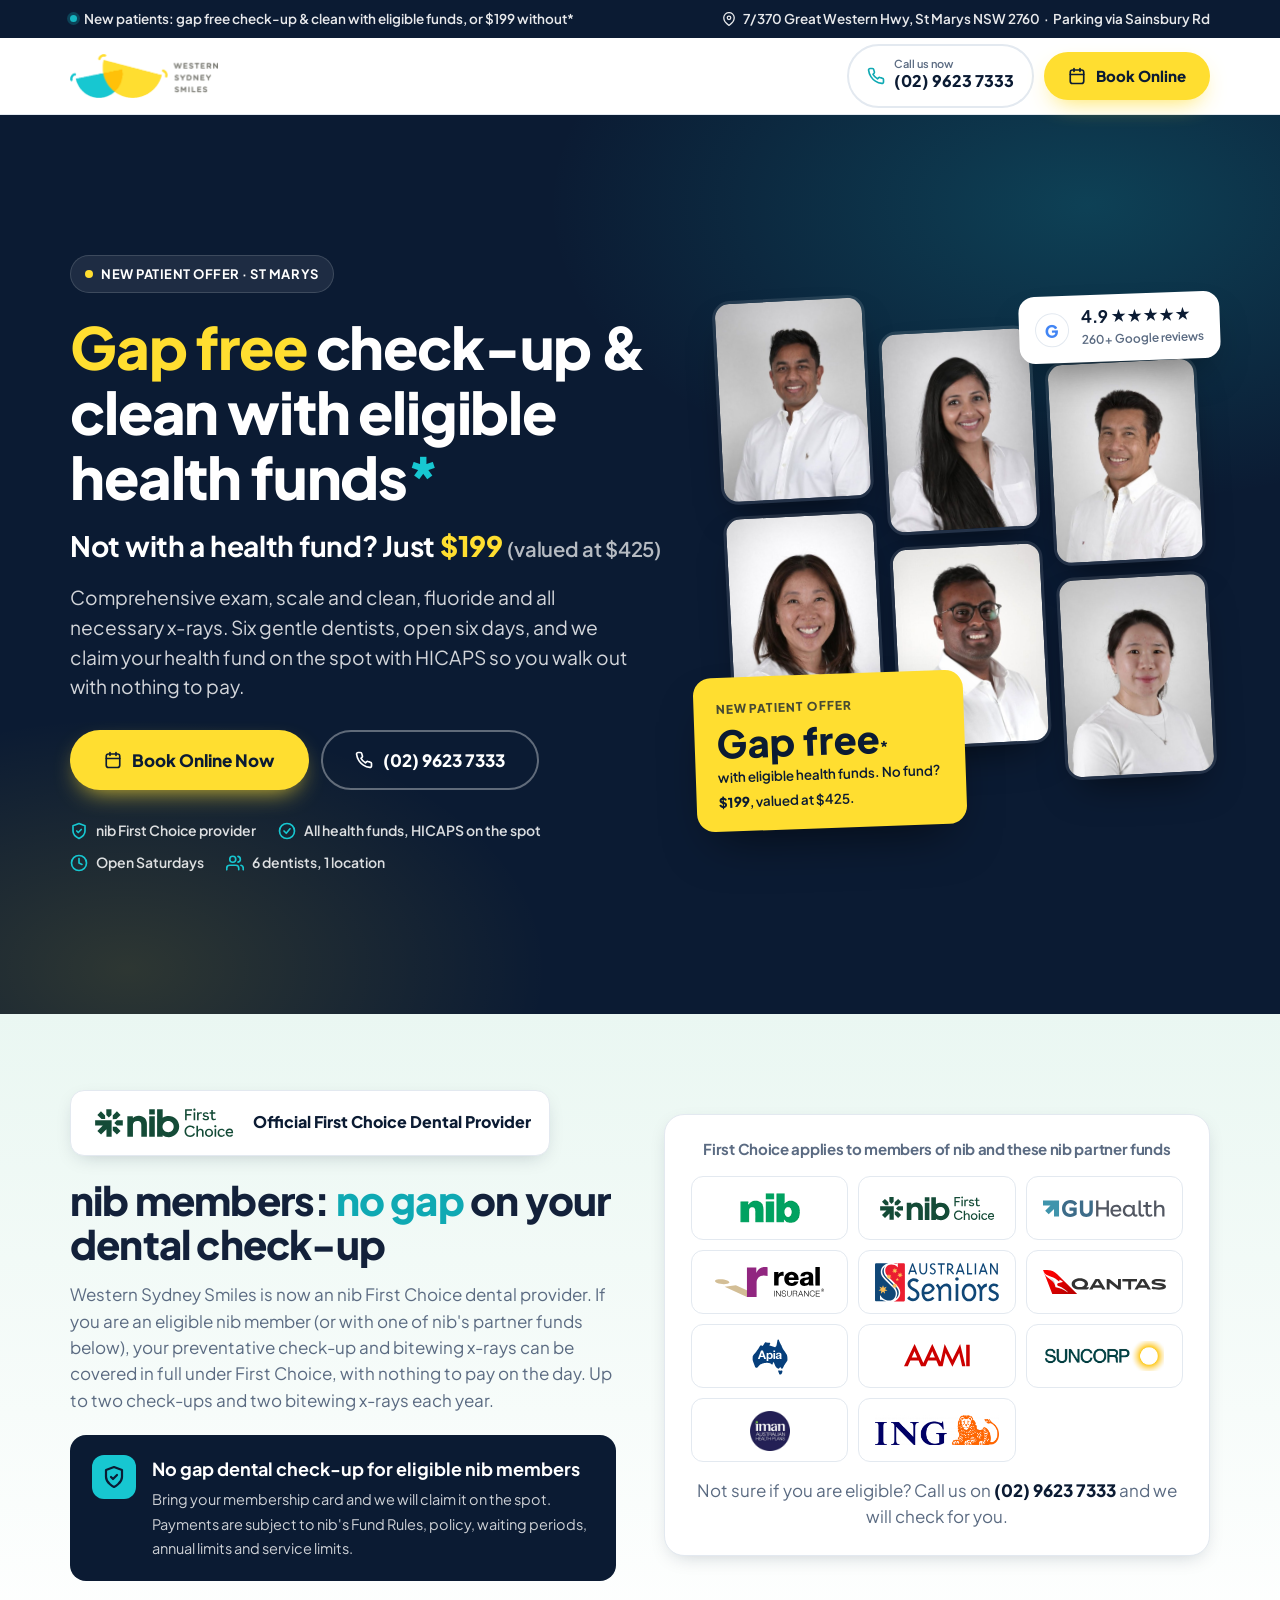
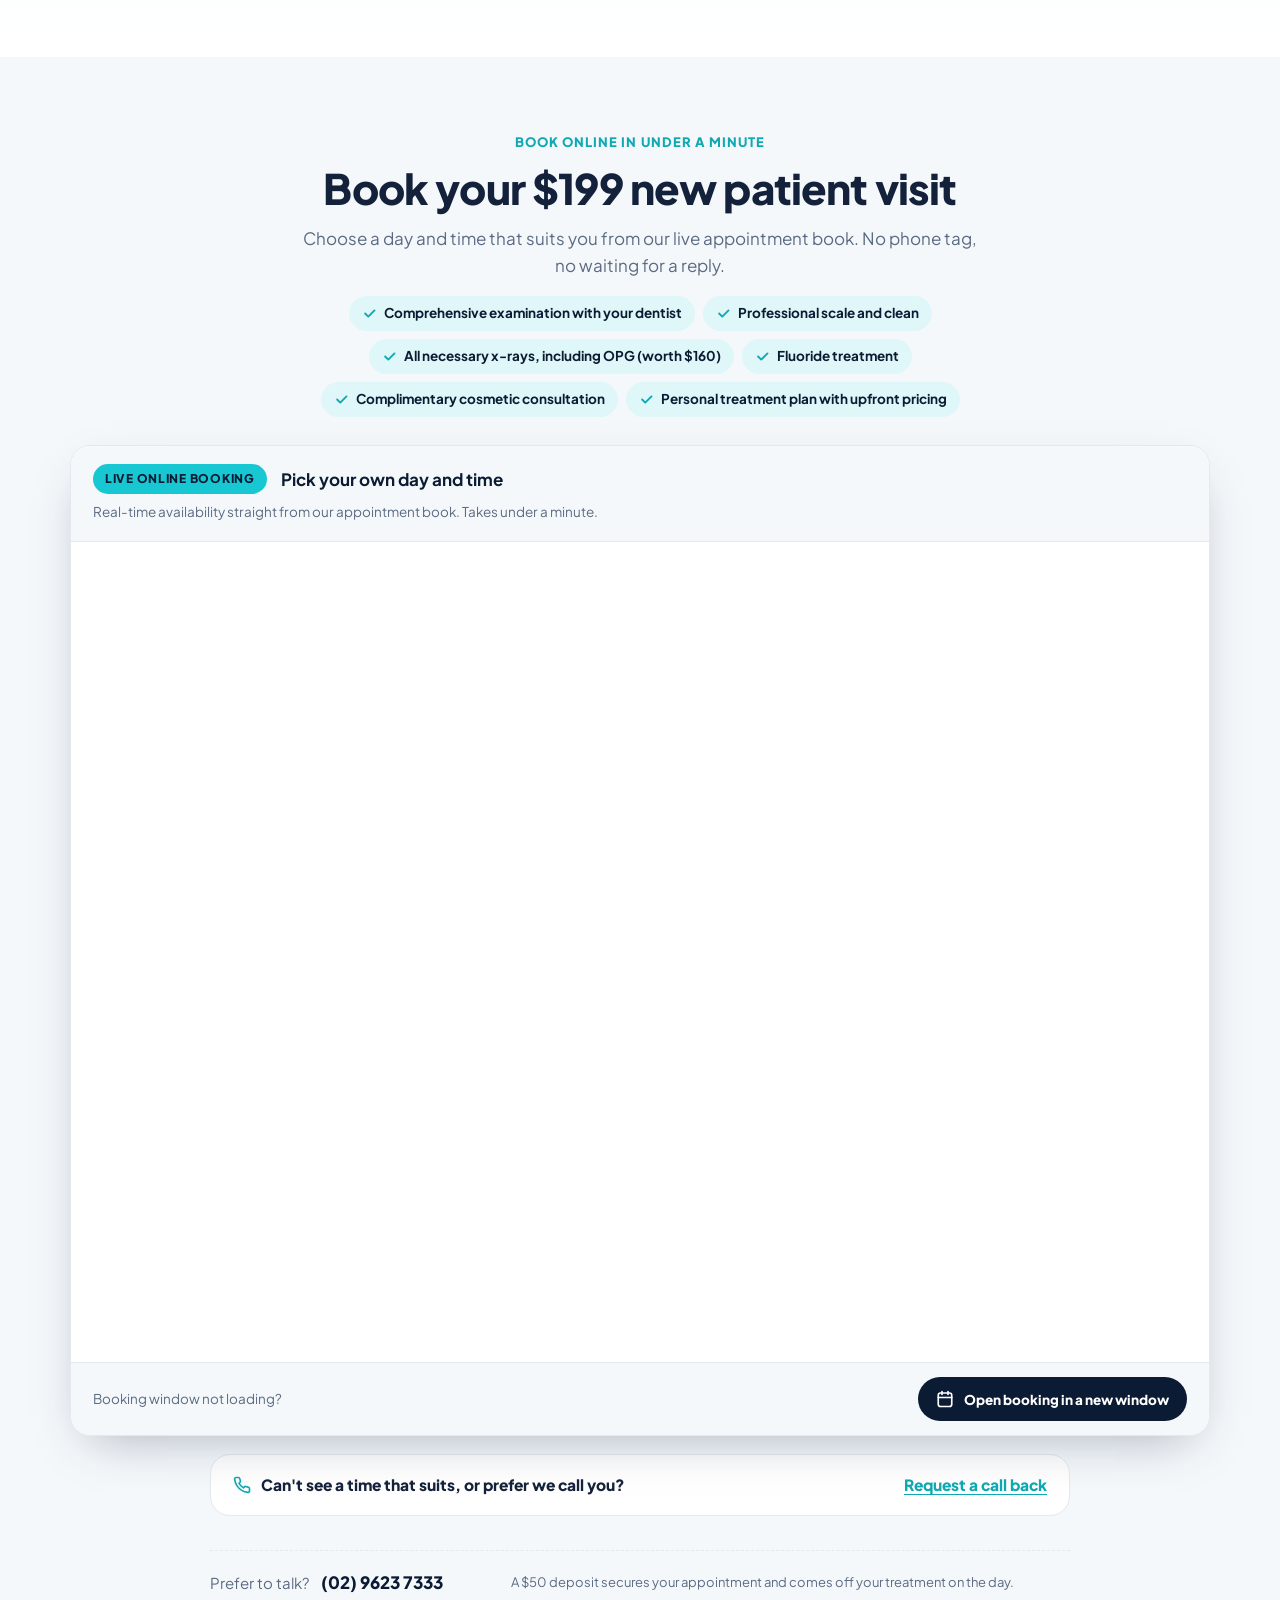
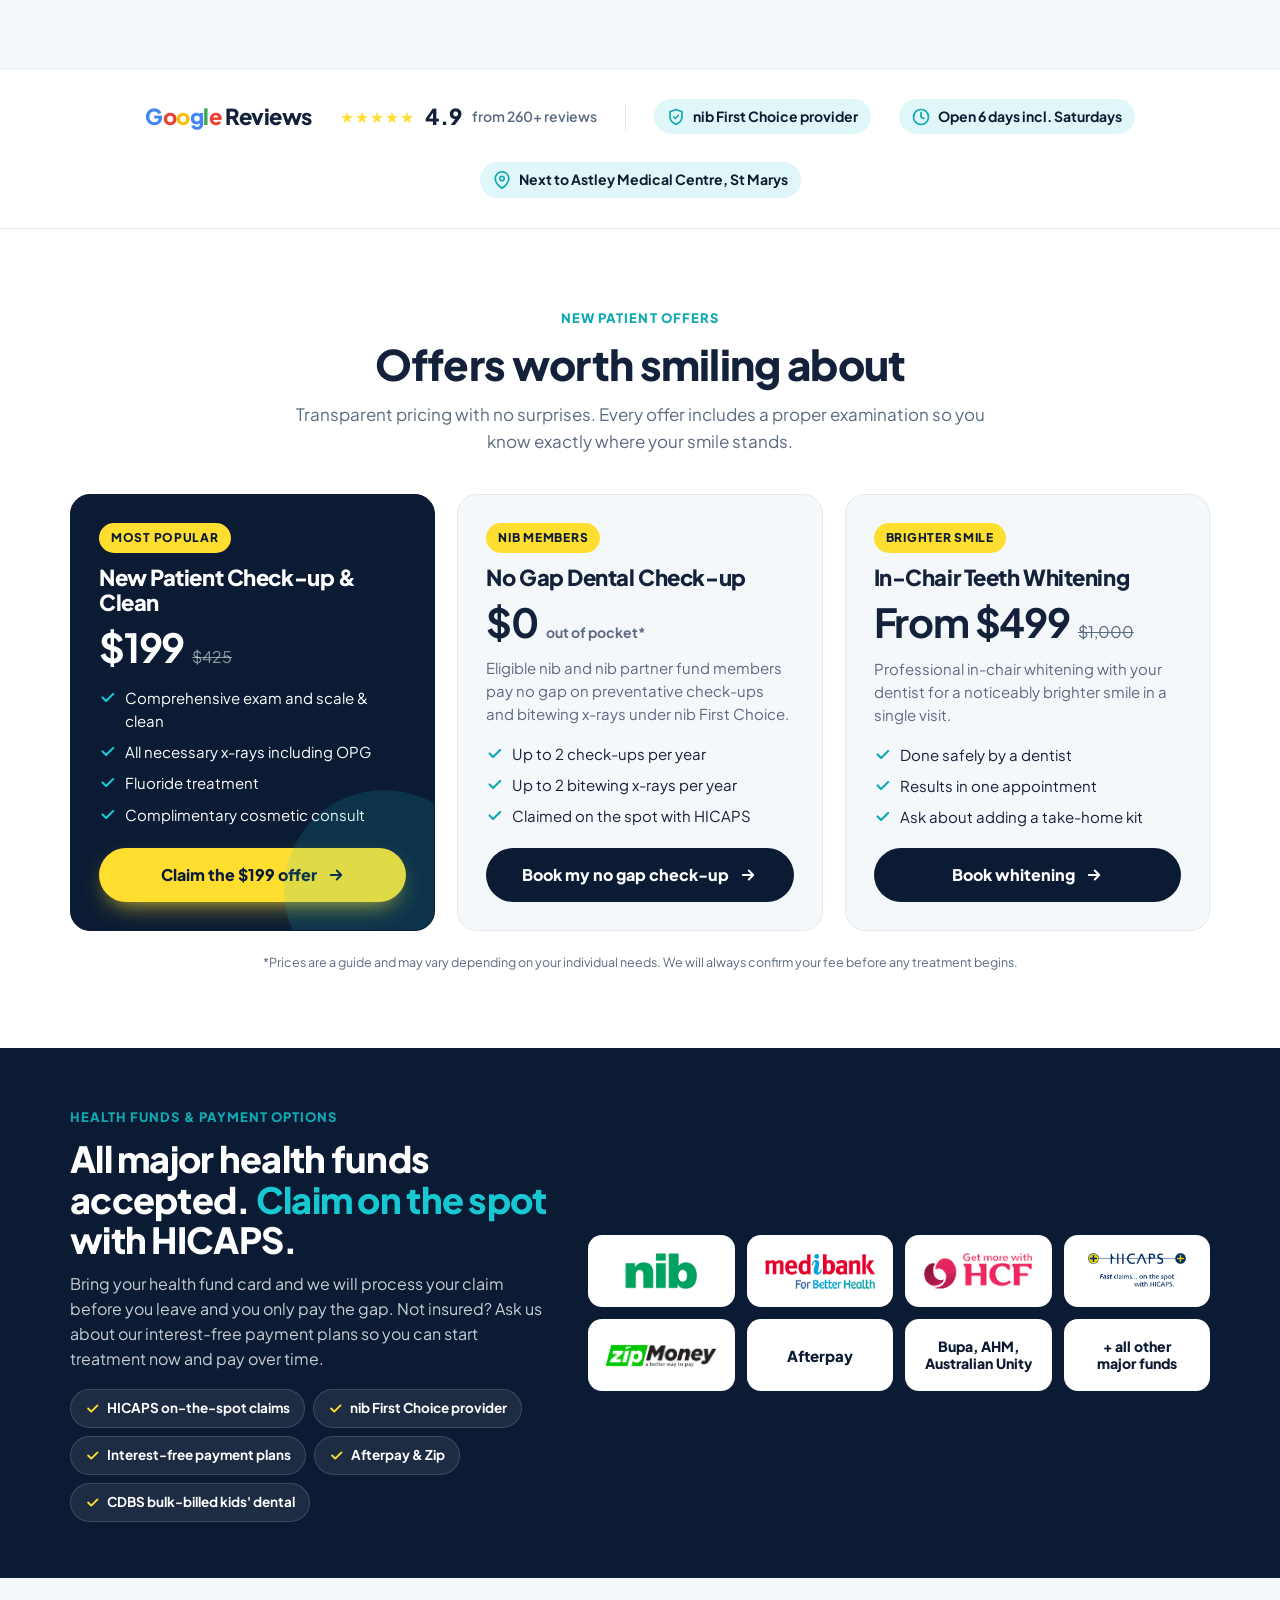
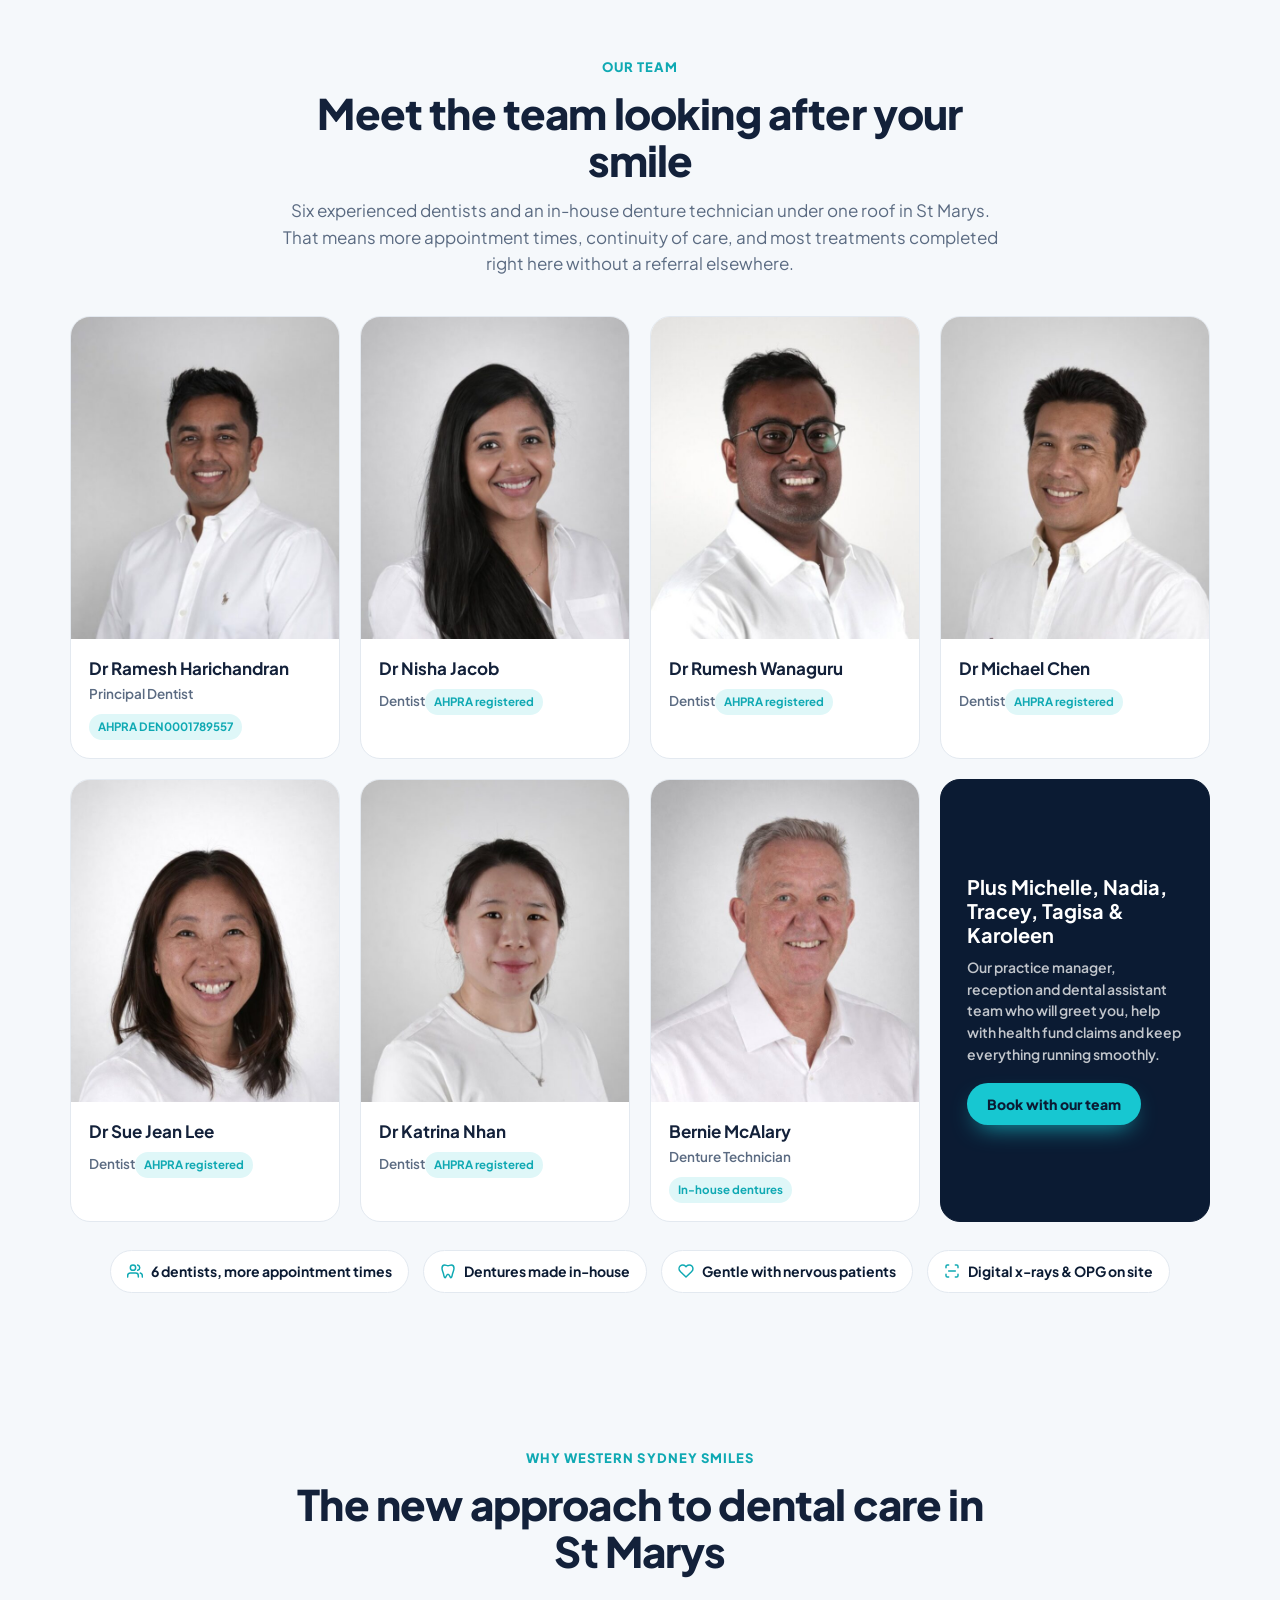
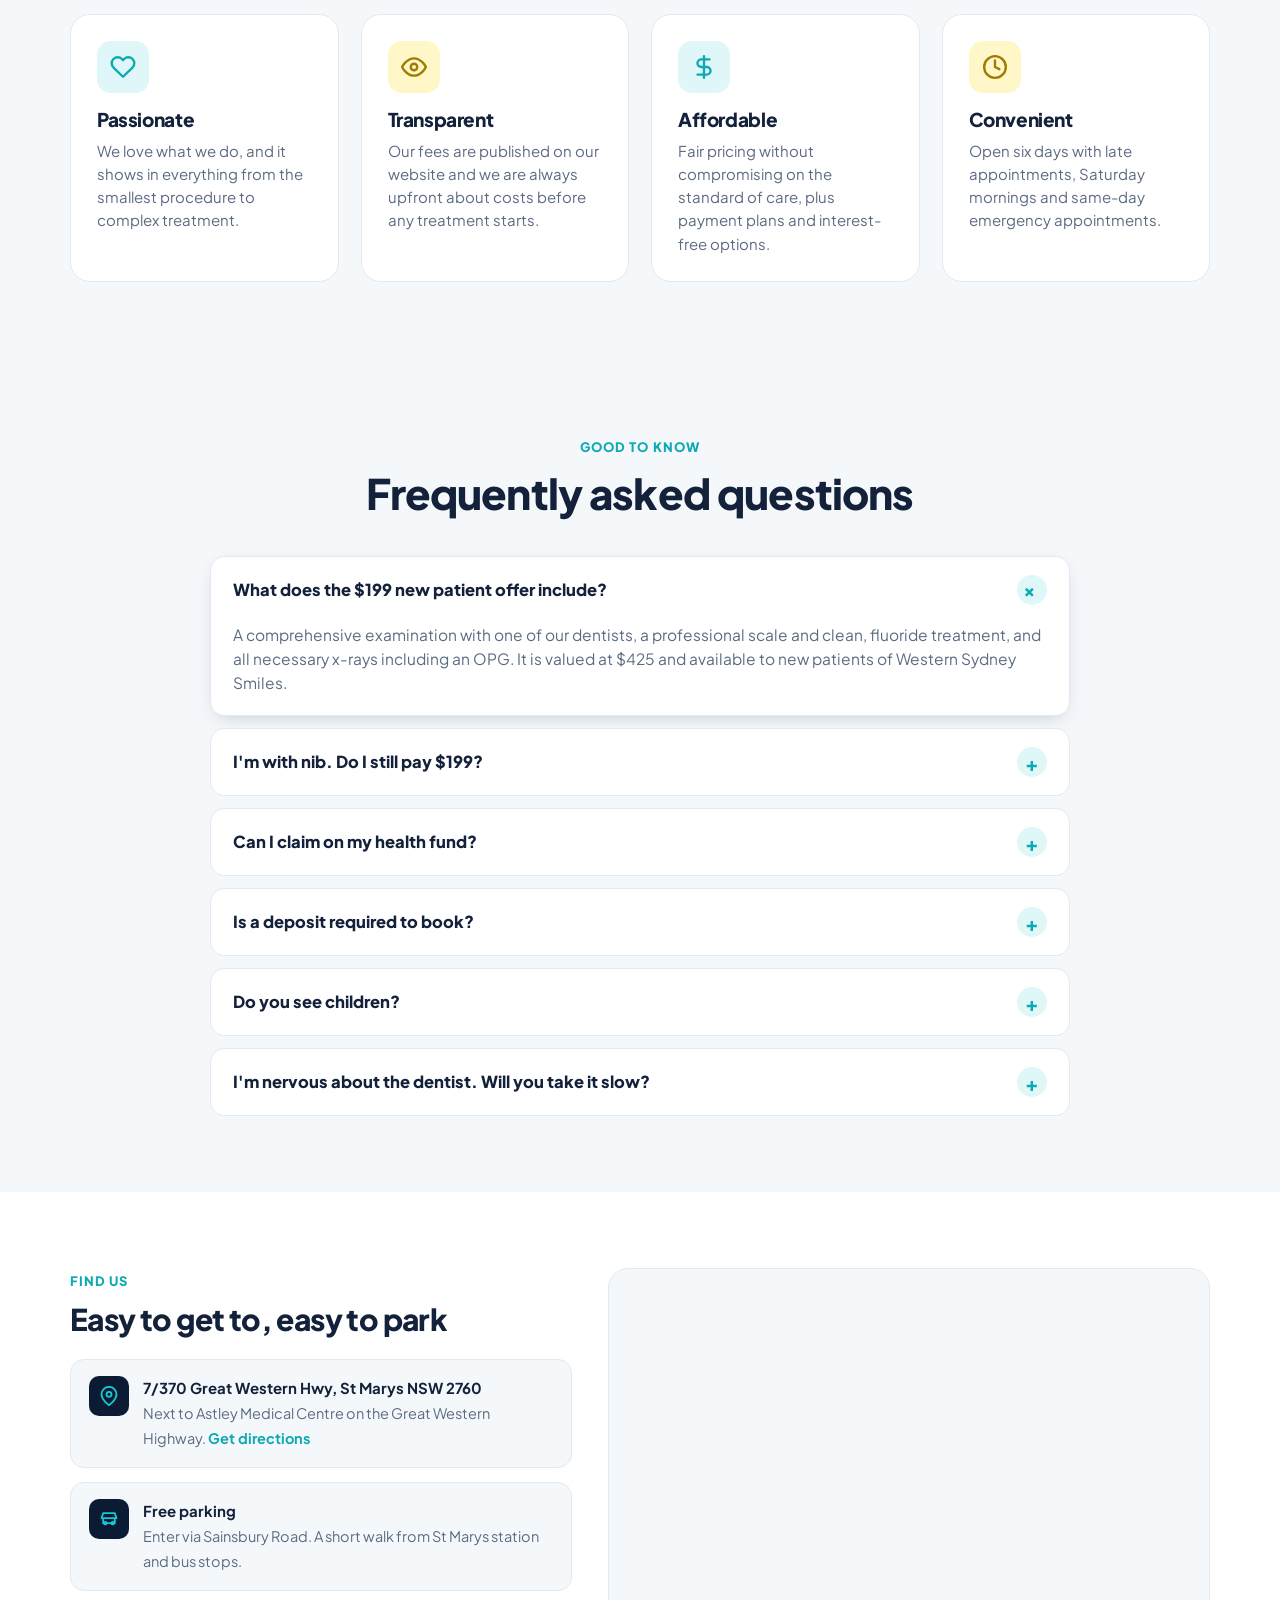
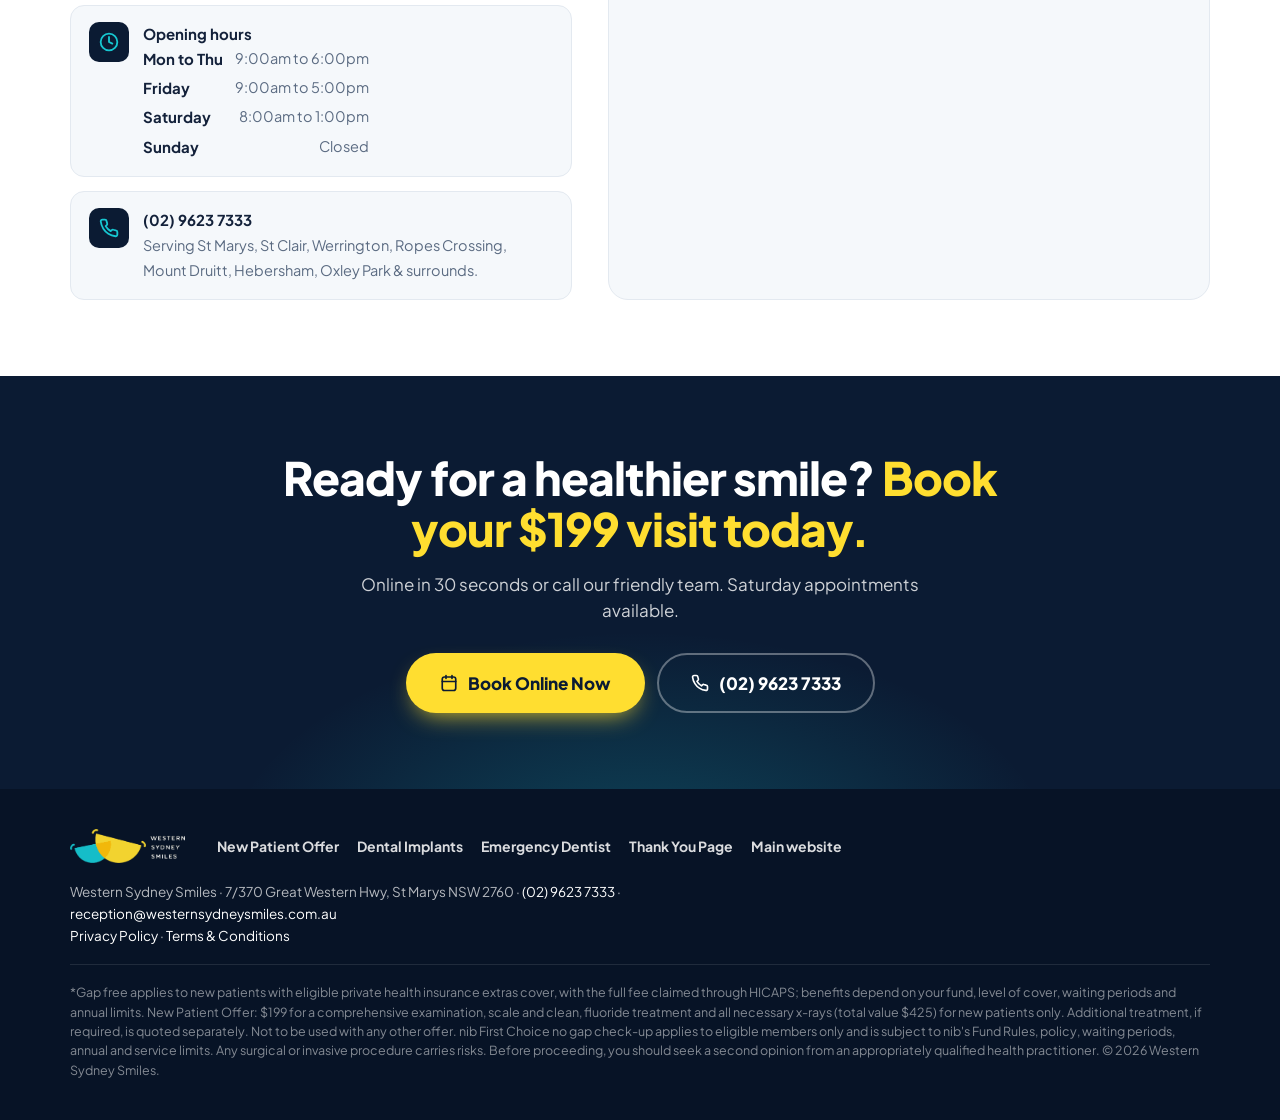
<file: index.html>
<!DOCTYPE html>
<html lang="en-AU">
<head>
<meta charset="utf-8">
<meta name="viewport" content="width=device-width, initial-scale=1">
<title>Gap Free Check-up &amp; Clean | Dentist St Marys | Western Sydney Smiles</title>
<meta name="description" content="New patients: gap free check-up, clean, x-rays and fluoride with eligible health funds, or $199 without (valued at $425). nib First Choice provider, all health funds, open Saturdays. Book online in 30 seconds.">
<meta name="robots" content="noindex, nofollow">
<link rel="icon" href="https://westernsydneysmiles.com.au/wp-content/uploads/2022/02/favicon-1.png">
<link rel="preconnect" href="https://fonts.googleapis.com"><link rel="preconnect" href="https://fonts.gstatic.com" crossorigin>
<link href="https://fonts.googleapis.com/css2?family=Plus+Jakarta+Sans:wght@500;600;700;800&display=swap" rel="stylesheet">
<link rel="stylesheet" href="styles.css">
<!-- Google Tag Manager -->
<script>(function(w,d,s,l,i){w[l]=w[l]||[];w[l].push({'gtm.start':new Date().getTime(),event:'gtm.js'});var f=d.getElementsByTagName(s)[0],j=d.createElement(s),dl=l!='dataLayer'?'&l='+l:'';j.async=true;j.src='https://www.googletagmanager.com/gtm.js?id='+i+dl;f.parentNode.insertBefore(j,f);})(window,document,'script','dataLayer','GTM-NBFVFXH2');</script>
<!-- End Google Tag Manager -->
</head>
<body class="np">
<noscript><iframe src="https://www.googletagmanager.com/ns.html?id=GTM-NBFVFXH2" height="0" width="0" style="display:none;visibility:hidden"></iframe></noscript>
<div class="topbar"><div class="wrap">
  <span><i class="dot"></i>New patients: gap free check-up &amp; clean with eligible funds, or $199 without*</span>
  <span class="hide-m"><svg viewBox="0 0 24 24" fill="none" stroke="currentColor" stroke-width="2.2" stroke-linecap="round" stroke-linejoin="round"><path d="M21 10c0 7-9 13-9 13S3 17 3 10a9 9 0 0 1 18 0z"/><circle cx="12" cy="10" r="3"/></svg> 7/370 Great Western Hwy, St Marys NSW 2760 &nbsp;·&nbsp; Parking via Sainsbury Rd</span>
</div></div><header class="site"><div class="wrap">
  <a class="logo" href="#top" aria-label="Western Sydney Smiles"><img src="img/logo.png" alt="Western Sydney Smiles" width="300" height="89"></a>
  <nav>
    <a class="phone js-call" href="tel:0296237333"><svg viewBox="0 0 24 24" fill="none" stroke="currentColor" stroke-width="2.2" stroke-linecap="round" stroke-linejoin="round"><path d="M22 16.9v3a2 2 0 0 1-2.2 2 19.8 19.8 0 0 1-8.6-3.1 19.5 19.5 0 0 1-6-6A19.8 19.8 0 0 1 2.1 4.2 2 2 0 0 1 4.1 2h3a2 2 0 0 1 2 1.7c.1.9.4 1.8.7 2.7a2 2 0 0 1-.5 2.1L8 9.8a16 16 0 0 0 6 6l1.3-1.3a2 2 0 0 1 2.1-.4c.9.3 1.8.6 2.7.7a2 2 0 0 1 1.9 2z"/></svg><span><small>Call us now</small>(02) 9623 7333</span></a>
    <a class="btn btn-yellow js-book" href="#book"><svg viewBox="0 0 24 24" fill="none" stroke="currentColor" stroke-width="2.2" stroke-linecap="round" stroke-linejoin="round"><rect x="3" y="4" width="18" height="18" rx="3"/><path d="M16 2v4M8 2v4M3 10h18"/></svg> Book Online</a>
  </nav>
</div></header><section class="hero" id="top"><div class="wrap">
  <div class="hero-copy">
    <div class="eyebrow"><i class="dot"></i>New patient offer · St Marys</div>
    <h1><em>Gap free</em> check-up &amp; clean with eligible health funds<span class="cy">*</span><span class="h1-sub">Not with a health fund? Just <b>$199</b> <span class="val">(valued at $425)</span></span></h1>
    <p class="lead">Comprehensive exam, scale and clean, fluoride and all necessary x-rays. Six gentle dentists, open six days, and we claim your health fund on the spot with HICAPS so you walk out with nothing to pay.</p>
    <div class="ctas"><a class="btn btn-yellow btn-lg js-book" href="#book"><svg viewBox="0 0 24 24" fill="none" stroke="currentColor" stroke-width="2.2" stroke-linecap="round" stroke-linejoin="round"><rect x="3" y="4" width="18" height="18" rx="3"/><path d="M16 2v4M8 2v4M3 10h18"/></svg> Book Online Now</a><a class="btn btn-ghost btn-lg js-call" href="tel:0296237333"><svg viewBox="0 0 24 24" fill="none" stroke="currentColor" stroke-width="2.2" stroke-linecap="round" stroke-linejoin="round"><path d="M22 16.9v3a2 2 0 0 1-2.2 2 19.8 19.8 0 0 1-8.6-3.1 19.5 19.5 0 0 1-6-6A19.8 19.8 0 0 1 2.1 4.2 2 2 0 0 1 4.1 2h3a2 2 0 0 1 2 1.7c.1.9.4 1.8.7 2.7a2 2 0 0 1-.5 2.1L8 9.8a16 16 0 0 0 6 6l1.3-1.3a2 2 0 0 1 2.1-.4c.9.3 1.8.6 2.7.7a2 2 0 0 1 1.9 2z"/></svg> (02) 9623 7333</a></div>
    <div class="trust"><span><svg viewBox="0 0 24 24" fill="none" stroke="currentColor" stroke-width="2.2" stroke-linecap="round" stroke-linejoin="round"><path d="M12 22s8-4 8-10V5l-8-3-8 3v7c0 6 8 10 8 10z"/><path d="m9 12 2 2 4-4"/></svg> nib First Choice provider</span><span><svg viewBox="0 0 24 24" fill="none" stroke="currentColor" stroke-width="2.2" stroke-linecap="round" stroke-linejoin="round"><circle cx="12" cy="12" r="10"/><path d="m8 12 3 3 5-6"/></svg> All health funds, HICAPS on the spot</span><span><svg viewBox="0 0 24 24" fill="none" stroke="currentColor" stroke-width="2.2" stroke-linecap="round" stroke-linejoin="round"><circle cx="12" cy="12" r="10"/><path d="M12 6v6l4 2"/></svg> Open Saturdays</span><span><svg viewBox="0 0 24 24" fill="none" stroke="currentColor" stroke-width="2.2" stroke-linecap="round" stroke-linejoin="round"><path d="M17 21v-2a4 4 0 0 0-4-4H5a4 4 0 0 0-4 4v2"/><circle cx="9" cy="7" r="4"/><path d="M23 21v-2a4 4 0 0 0-3-3.9M16 3.1a4 4 0 0 1 0 7.8"/></svg> 6 dentists, 1 location</span></div>
  </div>
  <div class="hero-visual">
    <div class="rating-float"><div class="g">G</div><div><b>4.9 ★★★★★</b><small>260+ Google reviews</small></div></div>
    <div class="collage"><div class="col"><img src="img/team-ramesh.jpg" alt="Dr Ramesh Harichandran" loading="eager"><img src="img/team-sue.jpg" alt="Dr Sue Jean Lee" loading="eager"></div><div class="col"><img src="img/team-nisha.jpg" alt="Dr Nisha Jacob" loading="eager"><img src="img/team-rumesh.jpg" alt="Dr Rumesh Wanaguru" loading="eager"></div><div class="col"><img src="img/team-michael.jpg" alt="Dr Michael Chen" loading="eager"><img src="img/team-katrina.jpg" alt="Dr Katrina Nhan" loading="eager"></div></div>
    <div class="offer-float"><span class="k">New patient offer</span><div class="v">Gap free<small>*</small></div><span class="d">with eligible health funds. No fund? <b>$199</b>, valued at $425.</span></div>
  </div>
</div></section><section class="nib" id="nib"><div class="wrap">
  <div>
    <div class="nib-logo"><img src="img/nib-first-choice.svg" alt="nib First Choice"><span style="font-weight:800;color:var(--navy)">Official First Choice Dental Provider</span></div>
    <h2>nib members: <span style="color:var(--cyan-dark)">no gap</span> on your dental check-up</h2>
    <p>Western Sydney Smiles is now an nib First Choice dental provider. If you are an eligible nib member (or with one of nib's partner funds below), your preventative check-up and bitewing x-rays can be covered in full under First Choice, with nothing to pay on the day. Up to two check-ups and two bitewing x-rays each year.</p>
    <div class="nogap"><div class="ic"><svg viewBox="0 0 24 24" fill="none" stroke="currentColor" stroke-width="2.2" stroke-linecap="round" stroke-linejoin="round"><path d="M12 22s8-4 8-10V5l-8-3-8 3v7c0 6 8 10 8 10z"/><path d="m9 12 2 2 4-4"/></svg></div><div><b>No gap dental check-up for eligible nib members</b><span>Bring your membership card and we will claim it on the spot. Payments are subject to nib's Fund Rules, policy, waiting periods, annual limits and service limits.</span></div></div>
  </div>
  <div class="partners">
    <h3>First Choice applies to members of nib and these nib partner funds</h3>
    <div class="logos"><div><img src="img/nib.png" alt="nib" class="sm"></div><div><img src="img/nib-first-choice.svg" alt="nib First Choice" class="tall"></div><div><img src="img/gu-health.svg" alt="GU Health" class=""></div><div><img src="img/real.svg" alt="Real Insurance" class=""></div><div><img src="img/australian-seniors.svg" alt="Australian Seniors" class="tall"></div><div><img src="img/qantas.svg" alt="Qantas Insurance" class=""></div><div><img src="img/apia.svg" alt="Apia" class="tall"></div><div><img src="img/aami.svg" alt="AAMI" class="tall"></div><div><img src="img/suncorp.png" alt="Suncorp" class=""></div><div><img src="img/iman.png" alt="IMAN Australian Health Plans" class="tall"></div><div><img src="img/ing.png" alt="ING Health Insurance" class=""></div></div>
    <p class="fine">Not sure if you are eligible? Call us on <a href="tel:0296237333" class="js-call" style="font-weight:800;color:var(--navy)">(02) 9623 7333</a> and we will check for you.</p>
  </div>
</div></section><section class="book" id="book"><div class="wrap">
  <div class="book-head">
    <span class="kicker">Book online in under a minute</span>
    <h2>Book your $199 new patient visit</h2>
    <p class="lead">Choose a day and time that suits you from our live appointment book. No phone tag, no waiting for a reply.</p>
    <div class="pill-row incl-chips"><span class="chip"><svg viewBox="0 0 24 24" fill="none" stroke="currentColor" stroke-width="3" stroke-linecap="round" stroke-linejoin="round"><path d="m5 12 5 5L20 7"/></svg> Comprehensive examination with your dentist</span><span class="chip"><svg viewBox="0 0 24 24" fill="none" stroke="currentColor" stroke-width="3" stroke-linecap="round" stroke-linejoin="round"><path d="m5 12 5 5L20 7"/></svg> Professional scale and clean</span><span class="chip"><svg viewBox="0 0 24 24" fill="none" stroke="currentColor" stroke-width="3" stroke-linecap="round" stroke-linejoin="round"><path d="m5 12 5 5L20 7"/></svg> All necessary x-rays, including OPG (worth $160)</span><span class="chip"><svg viewBox="0 0 24 24" fill="none" stroke="currentColor" stroke-width="3" stroke-linecap="round" stroke-linejoin="round"><path d="m5 12 5 5L20 7"/></svg> Fluoride treatment</span><span class="chip"><svg viewBox="0 0 24 24" fill="none" stroke="currentColor" stroke-width="3" stroke-linecap="round" stroke-linejoin="round"><path d="m5 12 5 5L20 7"/></svg> Complimentary cosmetic consultation</span><span class="chip"><svg viewBox="0 0 24 24" fill="none" stroke="currentColor" stroke-width="3" stroke-linecap="round" stroke-linejoin="round"><path d="m5 12 5 5L20 7"/></svg> Personal treatment plan with upfront pricing</span></div>
  </div>
  
    <div class="sched" id="scheduler">
      <div class="sched-head"><span class="tag">Live online booking</span><b>Pick your own day and time</b><span class="s">Real-time availability straight from our appointment book. Takes under a minute.</span></div>
      <div class="sched-frame"><iframe src="https://booking.au.hsone.app/soe/new/Western%20Sydney%20Smiles?pid=AUPNO01" title="Book online with Western Sydney Smiles" loading="eager" allow="payment" referrerpolicy="strict-origin-when-cross-origin"></iframe></div>
      <div class="sched-foot"><span>Booking window not loading?</span><a class="btn btn-navy js-sched-open" href="https://booking.au.hsone.app/soe/new/Western%20Sydney%20Smiles?pid=AUPNO01" target="_blank" rel="noopener"><svg viewBox="0 0 24 24" fill="none" stroke="currentColor" stroke-width="2.2" stroke-linecap="round" stroke-linejoin="round"><rect x="3" y="4" width="18" height="18" rx="3"/><path d="M16 2v4M8 2v4M3 10h18"/></svg> Open booking in a new window</a></div>
    </div>
  <div class="book-under">
    <details class="callback" id="callback">
      <summary><svg viewBox="0 0 24 24" fill="none" stroke="currentColor" stroke-width="2.2" stroke-linecap="round" stroke-linejoin="round"><path d="M22 16.9v3a2 2 0 0 1-2.2 2 19.8 19.8 0 0 1-8.6-3.1 19.5 19.5 0 0 1-6-6A19.8 19.8 0 0 1 2.1 4.2 2 2 0 0 1 4.1 2h3a2 2 0 0 1 2 1.7c.1.9.4 1.8.7 2.7a2 2 0 0 1-.5 2.1L8 9.8a16 16 0 0 0 6 6l1.3-1.3a2 2 0 0 1 2.1-.4c.9.3 1.8.6 2.7.7a2 2 0 0 1 1.9 2z"/></svg> Can't see a time that suits, or prefer we call you? <span>Request a call back</span></summary>
      <form class="form-card cb" id="bookingForm" method="post" action="#" novalidate>
        <h3>New Patient Booking</h3>
        <p class="sub">Request your appointment and we will lock in a time.</p>
        <input type="hidden" name="source" value="Google Ads"><input type="hidden" name="page" value="New Patient Booking">
        <input type="text" name="website" class="sr" tabindex="-1" autocomplete="off" aria-hidden="true">
        <div class="form-grid">
          <div class="full"><label class="f">Are you a new or existing patient?</label>
            <div class="seg">
              <input type="radio" name="patient_type" id="pt-new" value="New patient" checked><label for="pt-new">New patient</label>
              <input type="radio" name="patient_type" id="pt-ex" value="Existing patient"><label for="pt-ex">Existing patient</label>
            </div></div>
          <div><label class="f" for="fname">First name</label><input class="inp" id="fname" name="first_name" required autocomplete="given-name" placeholder="Jane"></div>
          <div><label class="f" for="lname">Last name</label><input class="inp" id="lname" name="last_name" required autocomplete="family-name" placeholder="Smith"></div>
          <div><label class="f" for="mobile">Mobile</label><input class="inp" id="mobile" name="mobile" type="tel" inputmode="tel" required autocomplete="tel" placeholder="04xx xxx xxx"></div>
          <div><label class="f" for="email">Email</label><input class="inp" id="email" name="email" type="email" required autocomplete="email" placeholder="you@email.com"></div>
          <div class="full"><label class="f" for="service">What can we help with?</label><select class="inp" id="service" name="service"><option selected>New patient check-up & clean ($199 offer)</option><option>nib no gap check-up</option><option>Check-up & clean (existing patient)</option><option>Children's dentistry / CDBS</option><option>Teeth whitening</option><option>Fillings or a sore tooth</option><option>Something else</option></select></div>
          
          <div><label class="f" for="day">Preferred day</label><select class="inp" id="day" name="preferred_day"><option>Any day</option><option>Monday</option><option>Tuesday</option><option>Wednesday</option><option>Thursday</option><option>Friday</option><option>Saturday</option></select></div>
          <div><label class="f" for="time">Preferred time</label><select class="inp" id="time" name="preferred_time"><option>Any time</option><option>Morning</option><option>Midday</option><option>Afternoon</option><option>After 5pm</option></select></div>
          <div class="full"><label class="f" for="notes">Anything we should know? <span style="font-weight:500;color:var(--muted)">(optional)</span></label><textarea class="inp" id="notes" name="notes" placeholder="e.g. health fund, concerns, questions"></textarea></div>
        </div>
        <div class="form-msg" id="formMsg"></div>
        <button class="btn btn-navy btn-lg btn-block" type="submit" id="submitBtn"><svg viewBox="0 0 24 24" fill="none" stroke="currentColor" stroke-width="2.2" stroke-linecap="round" stroke-linejoin="round"><path d="M22 16.9v3a2 2 0 0 1-2.2 2 19.8 19.8 0 0 1-8.6-3.1 19.5 19.5 0 0 1-6-6A19.8 19.8 0 0 1 2.1 4.2 2 2 0 0 1 4.1 2h3a2 2 0 0 1 2 1.7c.1.9.4 1.8.7 2.7a2 2 0 0 1-.5 2.1L8 9.8a16 16 0 0 0 6 6l1.3-1.3a2 2 0 0 1 2.1-.4c.9.3 1.8.6 2.7.7a2 2 0 0 1 1.9 2z"/></svg> Request a Call Back</button>
        <p class="fine"><svg viewBox="0 0 24 24" fill="none" stroke="currentColor" stroke-width="2.2" stroke-linecap="round" stroke-linejoin="round"><rect x="3" y="11" width="18" height="11" rx="2"/><path d="M7 11V7a5 5 0 0 1 10 0v4"/></svg>Your details are kept private and only used to arrange your appointment. Our team will call or text you back during opening hours.</p>
      </form>
    </details>
    <div class="or-call">Prefer to talk? <a class="js-call" href="tel:0296237333">(02) 9623 7333</a><span class="dep">A $50 deposit secures your appointment and comes off your treatment on the day.</span></div>
  </div>
</div></section><div class="rating-band"><div class="wrap">
  <span class="g"><i class="b">G</i><i class="r">o</i><i class="y">o</i><i class="b">g</i><i class="gr">l</i><i class="r">e</i> Reviews</span>
  <span class="score"><span class="stars">★★★★★</span> 4.9 <small>from 260+ reviews</small></span>
  <span class="sep"></span>
  <span class="chip"><svg viewBox="0 0 24 24" fill="none" stroke="currentColor" stroke-width="2.2" stroke-linecap="round" stroke-linejoin="round"><path d="M12 22s8-4 8-10V5l-8-3-8 3v7c0 6 8 10 8 10z"/><path d="m9 12 2 2 4-4"/></svg> nib First Choice provider</span>
  <span class="chip"><svg viewBox="0 0 24 24" fill="none" stroke="currentColor" stroke-width="2.2" stroke-linecap="round" stroke-linejoin="round"><circle cx="12" cy="12" r="10"/><path d="M12 6v6l4 2"/></svg> Open 6 days incl. Saturdays</span>
  <span class="chip"><svg viewBox="0 0 24 24" fill="none" stroke="currentColor" stroke-width="2.2" stroke-linecap="round" stroke-linejoin="round"><path d="M21 10c0 7-9 13-9 13S3 17 3 10a9 9 0 0 1 18 0z"/><circle cx="12" cy="10" r="3"/></svg> Next to Astley Medical Centre, St Marys</span>
</div></div><section class="offers" id="offers"><div class="wrap">
  <div class="sec-h center"><span class="kicker">New patient offers</span><h2>Offers worth smiling about</h2><p>Transparent pricing with no surprises. Every offer includes a proper examination so you know exactly where your smile stands.</p></div>
  <div class="grid-3"><div class="offer-card hot"><span class="badge">Most popular</span><h3>New Patient Check-up &amp; Clean</h3><div class="price"><b>$199</b><s>$425</s></div><ul><li><svg viewBox="0 0 24 24" fill="none" stroke="currentColor" stroke-width="3" stroke-linecap="round" stroke-linejoin="round"><path d="m5 12 5 5L20 7"/></svg><span>Comprehensive exam and scale &amp; clean</span></li><li><svg viewBox="0 0 24 24" fill="none" stroke="currentColor" stroke-width="3" stroke-linecap="round" stroke-linejoin="round"><path d="m5 12 5 5L20 7"/></svg><span>All necessary x-rays including OPG</span></li><li><svg viewBox="0 0 24 24" fill="none" stroke="currentColor" stroke-width="3" stroke-linecap="round" stroke-linejoin="round"><path d="m5 12 5 5L20 7"/></svg><span>Fluoride treatment</span></li><li><svg viewBox="0 0 24 24" fill="none" stroke="currentColor" stroke-width="3" stroke-linecap="round" stroke-linejoin="round"><path d="m5 12 5 5L20 7"/></svg><span>Complimentary cosmetic consult</span></li></ul><a class="btn btn-yellow js-book" href="#book">Claim the $199 offer <svg viewBox="0 0 24 24" fill="none" stroke="currentColor" stroke-width="2.5" stroke-linecap="round" stroke-linejoin="round"><path d="M5 12h14M13 6l6 6-6 6"/></svg></a></div><div class="offer-card"><span class="badge">nib members</span><h3>No Gap Dental Check-up</h3><div class="price"><b>$0</b><small>out of pocket*</small></div><p class="d">Eligible nib and nib partner fund members pay no gap on preventative check-ups and bitewing x-rays under nib First Choice.</p><ul><li><svg viewBox="0 0 24 24" fill="none" stroke="currentColor" stroke-width="3" stroke-linecap="round" stroke-linejoin="round"><path d="m5 12 5 5L20 7"/></svg><span>Up to 2 check-ups per year</span></li><li><svg viewBox="0 0 24 24" fill="none" stroke="currentColor" stroke-width="3" stroke-linecap="round" stroke-linejoin="round"><path d="m5 12 5 5L20 7"/></svg><span>Up to 2 bitewing x-rays per year</span></li><li><svg viewBox="0 0 24 24" fill="none" stroke="currentColor" stroke-width="3" stroke-linecap="round" stroke-linejoin="round"><path d="m5 12 5 5L20 7"/></svg><span>Claimed on the spot with HICAPS</span></li></ul><a class="btn btn-navy js-book" href="#book">Book my no gap check-up <svg viewBox="0 0 24 24" fill="none" stroke="currentColor" stroke-width="2.5" stroke-linecap="round" stroke-linejoin="round"><path d="M5 12h14M13 6l6 6-6 6"/></svg></a></div><div class="offer-card"><span class="badge">Brighter smile</span><h3>In-Chair Teeth Whitening</h3><div class="price"><b>From $499</b><s>$1,000</s></div><p class="d">Professional in-chair whitening with your dentist for a noticeably brighter smile in a single visit.</p><ul><li><svg viewBox="0 0 24 24" fill="none" stroke="currentColor" stroke-width="3" stroke-linecap="round" stroke-linejoin="round"><path d="m5 12 5 5L20 7"/></svg><span>Done safely by a dentist</span></li><li><svg viewBox="0 0 24 24" fill="none" stroke="currentColor" stroke-width="3" stroke-linecap="round" stroke-linejoin="round"><path d="m5 12 5 5L20 7"/></svg><span>Results in one appointment</span></li><li><svg viewBox="0 0 24 24" fill="none" stroke="currentColor" stroke-width="3" stroke-linecap="round" stroke-linejoin="round"><path d="m5 12 5 5L20 7"/></svg><span>Ask about adding a take-home kit</span></li></ul><a class="btn btn-navy js-book" href="#book">Book whitening <svg viewBox="0 0 24 24" fill="none" stroke="currentColor" stroke-width="2.5" stroke-linecap="round" stroke-linejoin="round"><path d="M5 12h14M13 6l6 6-6 6"/></svg></a></div></div>
  <p class="fine" style="text-align:center;margin-top:22px">*Prices are a guide and may vary depending on your individual needs. We will always confirm your fee before any treatment begins.</p>
</div></section><section class="funds" id="funds"><div class="wrap">
  <div>
    <span class="kicker">Health funds &amp; payment options</span>
    <h2>All major health funds accepted. <span>Claim on the spot</span> with HICAPS.</h2>
    <p>Bring your health fund card and we will process your claim before you leave and you only pay the gap. Not insured? Ask us about our interest-free payment plans so you can start treatment now and pay over time.</p>
    <div class="pay-pills">
      <span><svg viewBox="0 0 24 24" fill="none" stroke="currentColor" stroke-width="3" stroke-linecap="round" stroke-linejoin="round"><path d="m5 12 5 5L20 7"/></svg> HICAPS on-the-spot claims</span>
      <span><svg viewBox="0 0 24 24" fill="none" stroke="currentColor" stroke-width="3" stroke-linecap="round" stroke-linejoin="round"><path d="m5 12 5 5L20 7"/></svg> nib First Choice provider</span>
      <span><svg viewBox="0 0 24 24" fill="none" stroke="currentColor" stroke-width="3" stroke-linecap="round" stroke-linejoin="round"><path d="m5 12 5 5L20 7"/></svg> Interest-free payment plans</span>
      <span><svg viewBox="0 0 24 24" fill="none" stroke="currentColor" stroke-width="3" stroke-linecap="round" stroke-linejoin="round"><path d="m5 12 5 5L20 7"/></svg> Afterpay &amp; Zip</span>
      <span><svg viewBox="0 0 24 24" fill="none" stroke="currentColor" stroke-width="3" stroke-linecap="round" stroke-linejoin="round"><path d="m5 12 5 5L20 7"/></svg> CDBS bulk-billed kids' dental</span>
    </div>
  </div>
  <div class="fund-logos">
    <div><img src="img/nib.png" alt="nib"></div>
    <div><img src="img/medibank.png" alt="Medibank"></div>
    <div><img src="img/hcf.png" alt="HCF"></div>
    <div><img src="img/hicaps.png" alt="HICAPS"></div>
    <div><img src="img/zipmoney.png" alt="Zip Money" class="sm"></div>
    <div><span style="font-weight:800;color:var(--navy);font-size:15px">Afterpay</span></div>
    <div><span style="font-weight:800;color:var(--navy);font-size:14px;text-align:center;line-height:1.2">Bupa, AHM,<br>Australian Unity</span></div>
    <div><span style="font-weight:800;color:var(--navy);font-size:14px;text-align:center;line-height:1.2">+ all other<br>major funds</span></div>
  </div>
</div></section><section class="team" id="team"><div class="wrap">
  <div class="sec-h center"><span class="kicker">Our team</span><h2>Meet the team looking after your smile</h2><p>Six experienced dentists and an in-house denture technician under one roof in St Marys. That means more appointment times, continuity of care, and most treatments completed right here without a referral elsewhere.</p></div>
  <div class="team-grid"><div class="tm"><img src="img/team-ramesh.jpg" alt="Dr Ramesh Harichandran" loading="lazy"><div class="c"><b>Dr Ramesh Harichandran</b><span>Principal Dentist</span><span class=ah>AHPRA DEN0001789557</span></div></div><div class="tm"><img src="img/team-nisha.jpg" alt="Dr Nisha Jacob" loading="lazy"><div class="c"><b>Dr Nisha Jacob</b><span>Dentist</span><span class=ah>AHPRA registered</span></div></div><div class="tm"><img src="img/team-rumesh.jpg" alt="Dr Rumesh Wanaguru" loading="lazy"><div class="c"><b>Dr Rumesh Wanaguru</b><span>Dentist</span><span class=ah>AHPRA registered</span></div></div><div class="tm"><img src="img/team-michael.jpg" alt="Dr Michael Chen" loading="lazy"><div class="c"><b>Dr Michael Chen</b><span>Dentist</span><span class=ah>AHPRA registered</span></div></div><div class="tm"><img src="img/team-sue.jpg" alt="Dr Sue Jean Lee" loading="lazy"><div class="c"><b>Dr Sue Jean Lee</b><span>Dentist</span><span class=ah>AHPRA registered</span></div></div><div class="tm"><img src="img/team-katrina.jpg" alt="Dr Katrina Nhan" loading="lazy"><div class="c"><b>Dr Katrina Nhan</b><span>Dentist</span><span class=ah>AHPRA registered</span></div></div><div class="tm"><img src="img/team-bernie.jpg" alt="Bernie McAlary" loading="lazy"><div class="c"><b>Bernie McAlary</b><span>Denture Technician</span><span class=ah>In-house dentures</span></div></div><div class="tm" style="background:var(--navy);color:#fff;display:flex;flex-direction:column;justify-content:center;padding:26px;border-color:var(--navy)"><b style="font-size:20px;line-height:1.2;margin-bottom:10px">Plus Michelle, Nadia, Tracey, Tagisa &amp; Karoleen</b><span style="color:rgba(255,255,255,.75);font-size:14px">Our practice manager, reception and dental assistant team who will greet you, help with health fund claims and keep everything running smoothly.</span><a class="btn btn-cyan js-book" href="#book" style="margin-top:18px;align-self:flex-start;padding:12px 18px;font-size:14px">Book with our team</a></div></div>
  <div class="team-note"><span><svg viewBox="0 0 24 24" fill="none" stroke="currentColor" stroke-width="2.2" stroke-linecap="round" stroke-linejoin="round"><path d="M17 21v-2a4 4 0 0 0-4-4H5a4 4 0 0 0-4 4v2"/><circle cx="9" cy="7" r="4"/><path d="M23 21v-2a4 4 0 0 0-3-3.9M16 3.1a4 4 0 0 1 0 7.8"/></svg> 6 dentists, more appointment times</span><span><svg viewBox="0 0 24 24" fill="none" stroke="currentColor" stroke-width="2.2" stroke-linecap="round" stroke-linejoin="round"><path d="M7 3c-2.5 0-4 2-4 5 0 4 2 6 2.5 9.5S7 22 8 22s1.5-5 4-5 3 5 4 5 2-1 2.5-4.5S21 12 21 8c0-3-1.5-5-4-5-2 0-3 1-5 1S9 3 7 3z"/></svg> Dentures made in-house</span><span><svg viewBox="0 0 24 24" fill="none" stroke="currentColor" stroke-width="2.2" stroke-linecap="round" stroke-linejoin="round"><path d="M20.8 4.6a5.5 5.5 0 0 0-7.8 0L12 5.7l-1-1.1a5.5 5.5 0 0 0-7.8 7.8l1 1.1L12 21l7.8-7.5 1-1.1a5.5 5.5 0 0 0 0-7.8z"/></svg> Gentle with nervous patients</span><span><svg viewBox="0 0 24 24" fill="none" stroke="currentColor" stroke-width="2.2" stroke-linecap="round" stroke-linejoin="round"><path d="M3 7V5a2 2 0 0 1 2-2h2M17 3h2a2 2 0 0 1 2 2v2M21 17v2a2 2 0 0 1-2 2h-2M7 21H5a2 2 0 0 1-2-2v-2M7 12h10"/></svg> Digital x-rays &amp; OPG on site</span></div>
</div></section><section id="why" style="background:var(--bg)"><div class="wrap">
  <div class="sec-h center"><span class="kicker">Why Western Sydney Smiles</span><h2>The new approach to dental care in St Marys</h2></div>
  <div class="grid-4"><div class="feat"><div class="ic "><svg viewBox="0 0 24 24" fill="none" stroke="currentColor" stroke-width="2.2" stroke-linecap="round" stroke-linejoin="round"><path d="M20.8 4.6a5.5 5.5 0 0 0-7.8 0L12 5.7l-1-1.1a5.5 5.5 0 0 0-7.8 7.8l1 1.1L12 21l7.8-7.5 1-1.1a5.5 5.5 0 0 0 0-7.8z"/></svg></div><h3>Passionate</h3><p>We love what we do, and it shows in everything from the smallest procedure to complex treatment.</p></div><div class="feat"><div class="ic y"><svg viewBox="0 0 24 24" fill="none" stroke="currentColor" stroke-width="2.2" stroke-linecap="round" stroke-linejoin="round"><path d="M1 12s4-8 11-8 11 8 11 8-4 8-11 8-11-8-11-8z"/><circle cx="12" cy="12" r="3"/></svg></div><h3>Transparent</h3><p>Our fees are published on our website and we are always upfront about costs before any treatment starts.</p></div><div class="feat"><div class="ic "><svg viewBox="0 0 24 24" fill="none" stroke="currentColor" stroke-width="2.2" stroke-linecap="round" stroke-linejoin="round"><path d="M12 2v20M17 5H9.5a3.5 3.5 0 0 0 0 7h5a3.5 3.5 0 0 1 0 7H6"/></svg></div><h3>Affordable</h3><p>Fair pricing without compromising on the standard of care, plus payment plans and interest-free options.</p></div><div class="feat"><div class="ic y"><svg viewBox="0 0 24 24" fill="none" stroke="currentColor" stroke-width="2.2" stroke-linecap="round" stroke-linejoin="round"><circle cx="12" cy="12" r="10"/><path d="M12 6v6l4 2"/></svg></div><h3>Convenient</h3><p>Open six days with late appointments, Saturday mornings and same-day emergency appointments.</p></div></div>
</div></section><section class="faq" id="faq"><div class="wrap">
  <div class="sec-h center"><span class="kicker">Good to know</span><h2>Frequently asked questions</h2></div>
  <div class="list"><details open><summary>What does the $199 new patient offer include?</summary><p>A comprehensive examination with one of our dentists, a professional scale and clean, fluoride treatment, and all necessary x-rays including an OPG. It is valued at $425 and available to new patients of Western Sydney Smiles.</p></details><details><summary>I'm with nib. Do I still pay $199?</summary><p>If you are an eligible nib member (or with an nib partner fund such as GU Health, Qantas, Apia, AAMI, Suncorp, Australian Seniors, Real, IMAN or ING), your preventative check-up and bitewing x-rays can be covered in full under First Choice, meaning no gap to pay on the day. Call us and we will check your eligibility before you come in.</p></details><details><summary>Can I claim on my health fund?</summary><p>Yes. We accept all major Australian health funds and claim on the spot through HICAPS, so you only pay any gap. Bring your health fund card to your appointment.</p></details><details><summary>Is a deposit required to book?</summary><p>A $50 deposit secures your appointment. Our team will take it over the phone when they confirm your booking. It comes off your treatment on the day or is fully refundable with more than 24 hours' notice.</p></details><details><summary>Do you see children?</summary><p>Absolutely. We are a family practice and bulk bill eligible children under the Child Dental Benefits Schedule (CDBS), which covers up to $1,158 of basic dental over two years.</p></details><details><summary>I'm nervous about the dentist. Will you take it slow?</summary><p>Many of our patients felt the same way before their first visit. Our dentists are gentle and will explain everything before they start. Let us know in the booking notes and we will make sure you are looked after.</p></details></div>
</div></section><section class="loc" id="location"><div class="wrap">
  <div class="info">
    <div class="sec-h" style="margin-bottom:8px"><span class="kicker">Find us</span><h2 style="font-size:30px">Easy to get to, easy to park</h2></div>
    <div class="row"><div class="ic"><svg viewBox="0 0 24 24" fill="none" stroke="currentColor" stroke-width="2.2" stroke-linecap="round" stroke-linejoin="round"><path d="M21 10c0 7-9 13-9 13S3 17 3 10a9 9 0 0 1 18 0z"/><circle cx="12" cy="10" r="3"/></svg></div><div><b>7/370 Great Western Hwy, St Marys NSW 2760</b><span>Next to Astley Medical Centre on the Great Western Highway. <a href="https://www.google.com/maps/place/Western+Sydney+Smiles+-+Dentist+St+Marys/@-33.7701599,150.7706231,17z/data=!3m1!4b1!4m5!3m4!1s0x6b129aac30421427:0x8fbea03fccc22ecb!8m2!3d-33.7701644!4d150.7728118" target="_blank" rel="noopener" style="color:var(--cyan-dark);font-weight:700">Get directions</a></span></div></div>
    <div class="row"><div class="ic"><svg viewBox="0 0 24 24" fill="none" stroke="currentColor" stroke-width="2.2" stroke-linecap="round" stroke-linejoin="round"><path d="M5 17h14M3 11l2-6h14l2 6M5 11h14v6H5z"/><circle cx="7.5" cy="17" r="1.5"/><circle cx="16.5" cy="17" r="1.5"/></svg></div><div><b>Free parking</b><span>Enter via Sainsbury Road. A short walk from St Marys station and bus stops.</span></div></div>
    <div class="row"><div class="ic"><svg viewBox="0 0 24 24" fill="none" stroke="currentColor" stroke-width="2.2" stroke-linecap="round" stroke-linejoin="round"><circle cx="12" cy="12" r="10"/><path d="M12 6v6l4 2"/></svg></div><div><b>Opening hours</b><div class="hours"><div><b>Mon to Thu</b><span>9:00am to 6:00pm</span></div><div><b>Friday</b><span>9:00am to 5:00pm</span></div><div><b>Saturday</b><span>8:00am to 1:00pm</span></div><div><b>Sunday</b><span>Closed</span></div></div></div></div>
    <div class="row"><div class="ic"><svg viewBox="0 0 24 24" fill="none" stroke="currentColor" stroke-width="2.2" stroke-linecap="round" stroke-linejoin="round"><path d="M22 16.9v3a2 2 0 0 1-2.2 2 19.8 19.8 0 0 1-8.6-3.1 19.5 19.5 0 0 1-6-6A19.8 19.8 0 0 1 2.1 4.2 2 2 0 0 1 4.1 2h3a2 2 0 0 1 2 1.7c.1.9.4 1.8.7 2.7a2 2 0 0 1-.5 2.1L8 9.8a16 16 0 0 0 6 6l1.3-1.3a2 2 0 0 1 2.1-.4c.9.3 1.8.6 2.7.7a2 2 0 0 1 1.9 2z"/></svg></div><div><b><a class="js-call" href="tel:0296237333">(02) 9623 7333</a></b><span>Serving St Marys, St Clair, Werrington, Ropes Crossing, Mount Druitt, Hebersham, Oxley Park &amp; surrounds.</span></div></div>
  </div>
  <div class="map"><iframe src="https://www.google.com/maps?q=Western+Sydney+Smiles+7/370+Great+Western+Hwy+St+Marys+NSW+2760&output=embed" loading="lazy" title="Map to Western Sydney Smiles" allowfullscreen referrerpolicy="no-referrer-when-downgrade"></iframe></div>
</div></section><section class="final"><div class="wrap">
  <h2>Ready for a healthier smile? <em>Book your $199 visit today.</em></h2><p>Online in 30 seconds or call our friendly team. Saturday appointments available.</p>
  <div class="ctas"><a class="btn btn-yellow btn-lg js-book" href="#book"><svg viewBox="0 0 24 24" fill="none" stroke="currentColor" stroke-width="2.2" stroke-linecap="round" stroke-linejoin="round"><rect x="3" y="4" width="18" height="18" rx="3"/><path d="M16 2v4M8 2v4M3 10h18"/></svg> Book Online Now</a><a class="btn btn-ghost btn-lg js-call" href="tel:0296237333"><svg viewBox="0 0 24 24" fill="none" stroke="currentColor" stroke-width="2.2" stroke-linecap="round" stroke-linejoin="round"><path d="M22 16.9v3a2 2 0 0 1-2.2 2 19.8 19.8 0 0 1-8.6-3.1 19.5 19.5 0 0 1-6-6A19.8 19.8 0 0 1 2.1 4.2 2 2 0 0 1 4.1 2h3a2 2 0 0 1 2 1.7c.1.9.4 1.8.7 2.7a2 2 0 0 1-.5 2.1L8 9.8a16 16 0 0 0 6 6l1.3-1.3a2 2 0 0 1 2.1-.4c.9.3 1.8.6 2.7.7a2 2 0 0 1 1.9 2z"/></svg> (02) 9623 7333</a></div>
</div></section><footer><div class="wrap">
  <img src="img/logo-white.png" alt="Western Sydney Smiles">
  <nav class="fnav"><a href="index.html">New Patient Offer</a><a href="dental-implants.html">Dental Implants</a><a href="emergency-dentist.html">Emergency Dentist</a><a href="thank-you.html">Thank You Page</a><a href="https://westernsydneysmiles.com.au" target="_blank" rel="noopener">Main website</a></nav>
  <p>Western Sydney Smiles · 7/370 Great Western Hwy, St Marys NSW 2760 · <a class="js-call" href="tel:0296237333">(02) 9623 7333</a> · <a href="mailto:reception@westernsydneysmiles.com.au">reception@westernsydneysmiles.com.au</a><br><a href="https://westernsydneysmiles.com.au/privacy-policy/" target="_blank" rel="noopener">Privacy Policy</a> · <a href="https://westernsydneysmiles.com.au/terms-and-conditions/" target="_blank" rel="noopener">Terms &amp; Conditions</a></p>
  <div class="tc">*Gap free applies to new patients with eligible private health insurance extras cover, with the full fee claimed through HICAPS; benefits depend on your fund, level of cover, waiting periods and annual limits. New Patient Offer: $199 for a comprehensive examination, scale and clean, fluoride treatment and all necessary x-rays (total value $425) for new patients only. Additional treatment, if required, is quoted separately. Not to be used with any other offer. nib First Choice no gap check-up applies to eligible members only and is subject to nib's Fund Rules, policy, waiting periods, annual and service limits. Any surgical or invasive procedure carries risks. Before proceeding, you should seek a second opinion from an appropriately qualified health practitioner. © 2026 Western Sydney Smiles.</div>
</div></footer>
<div class="mcta"><a class="btn btn-outline js-call" href="tel:0296237333"><svg viewBox="0 0 24 24" fill="none" stroke="currentColor" stroke-width="2.2" stroke-linecap="round" stroke-linejoin="round"><path d="M22 16.9v3a2 2 0 0 1-2.2 2 19.8 19.8 0 0 1-8.6-3.1 19.5 19.5 0 0 1-6-6A19.8 19.8 0 0 1 2.1 4.2 2 2 0 0 1 4.1 2h3a2 2 0 0 1 2 1.7c.1.9.4 1.8.7 2.7a2 2 0 0 1-.5 2.1L8 9.8a16 16 0 0 0 6 6l1.3-1.3a2 2 0 0 1 2.1-.4c.9.3 1.8.6 2.7.7a2 2 0 0 1 1.9 2z"/></svg> Call now</a><a class="btn btn-yellow js-book" href="#book"><svg viewBox="0 0 24 24" fill="none" stroke="currentColor" stroke-width="2.2" stroke-linecap="round" stroke-linejoin="round"><rect x="3" y="4" width="18" height="18" rx="3"/><path d="M16 2v4M8 2v4M3 10h18"/></svg> Book online</a></div>
<script src="main.js"></script>
</body></html>
</file>
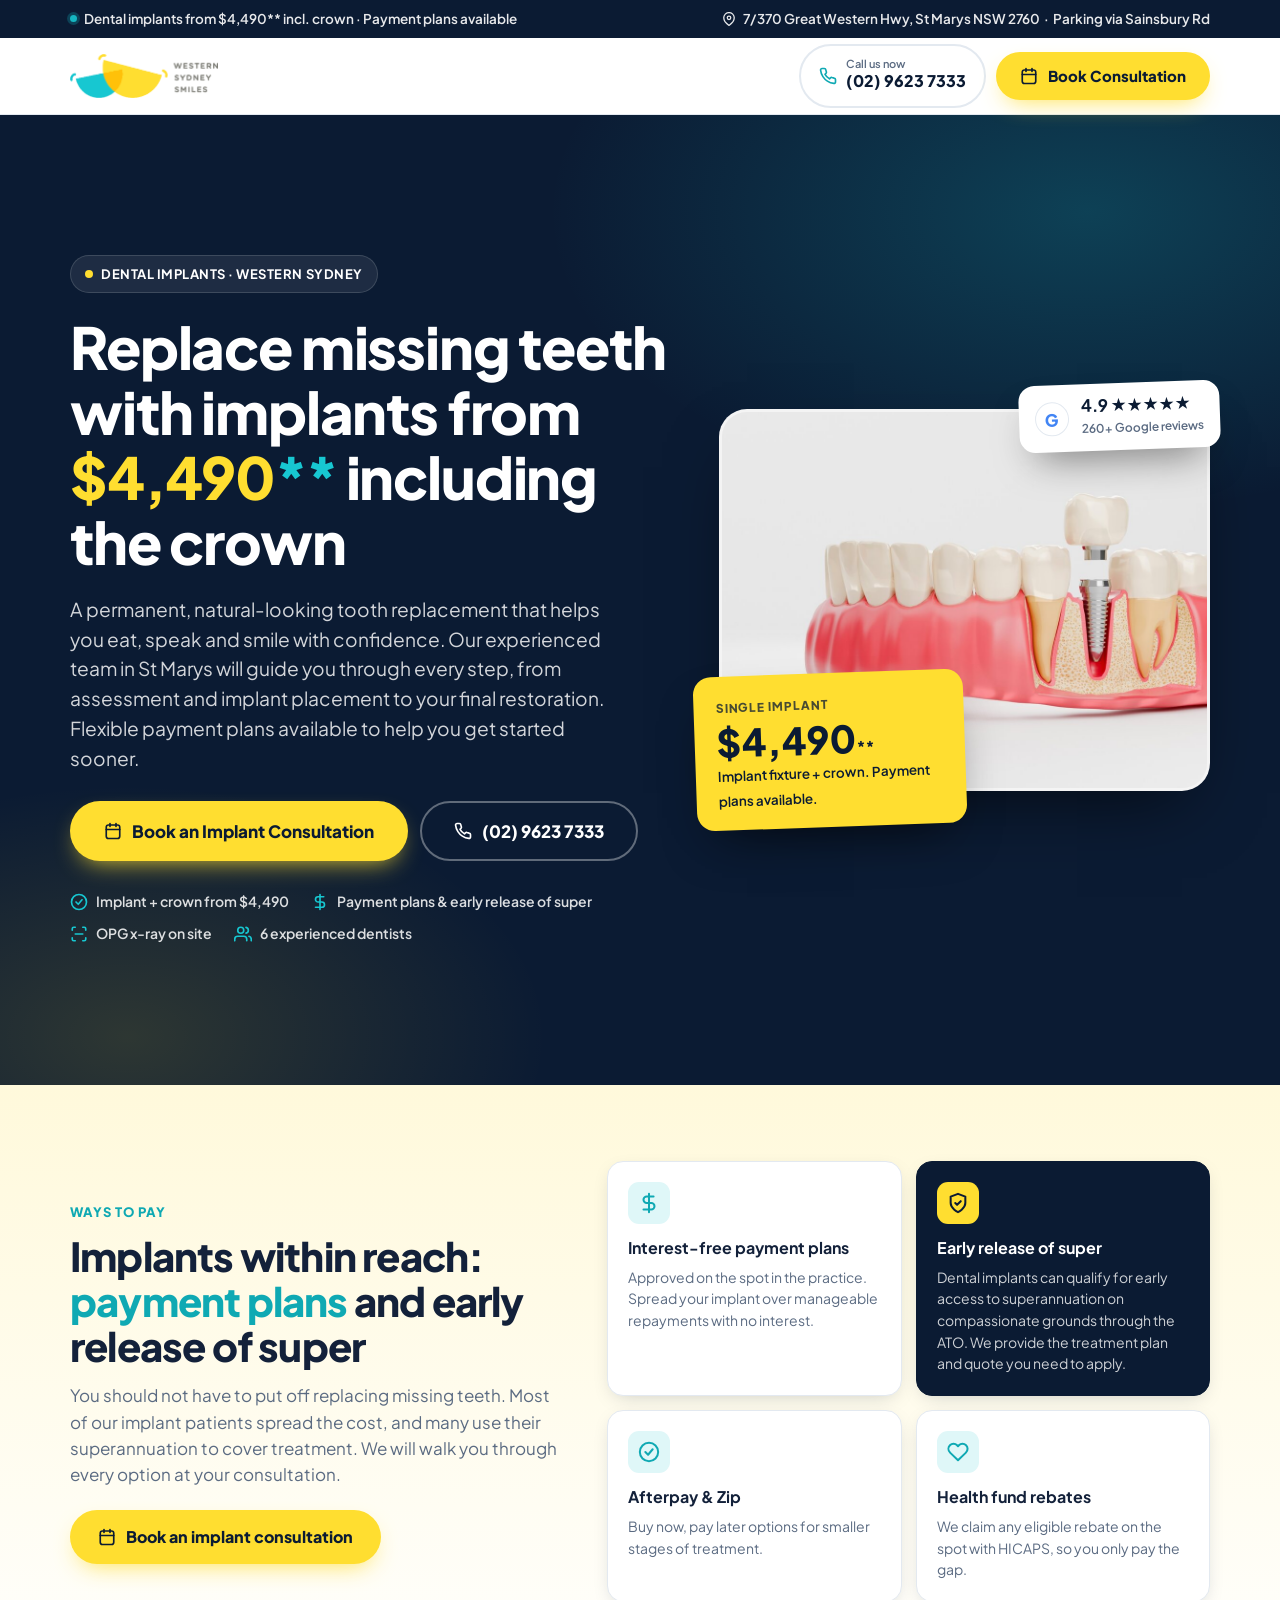
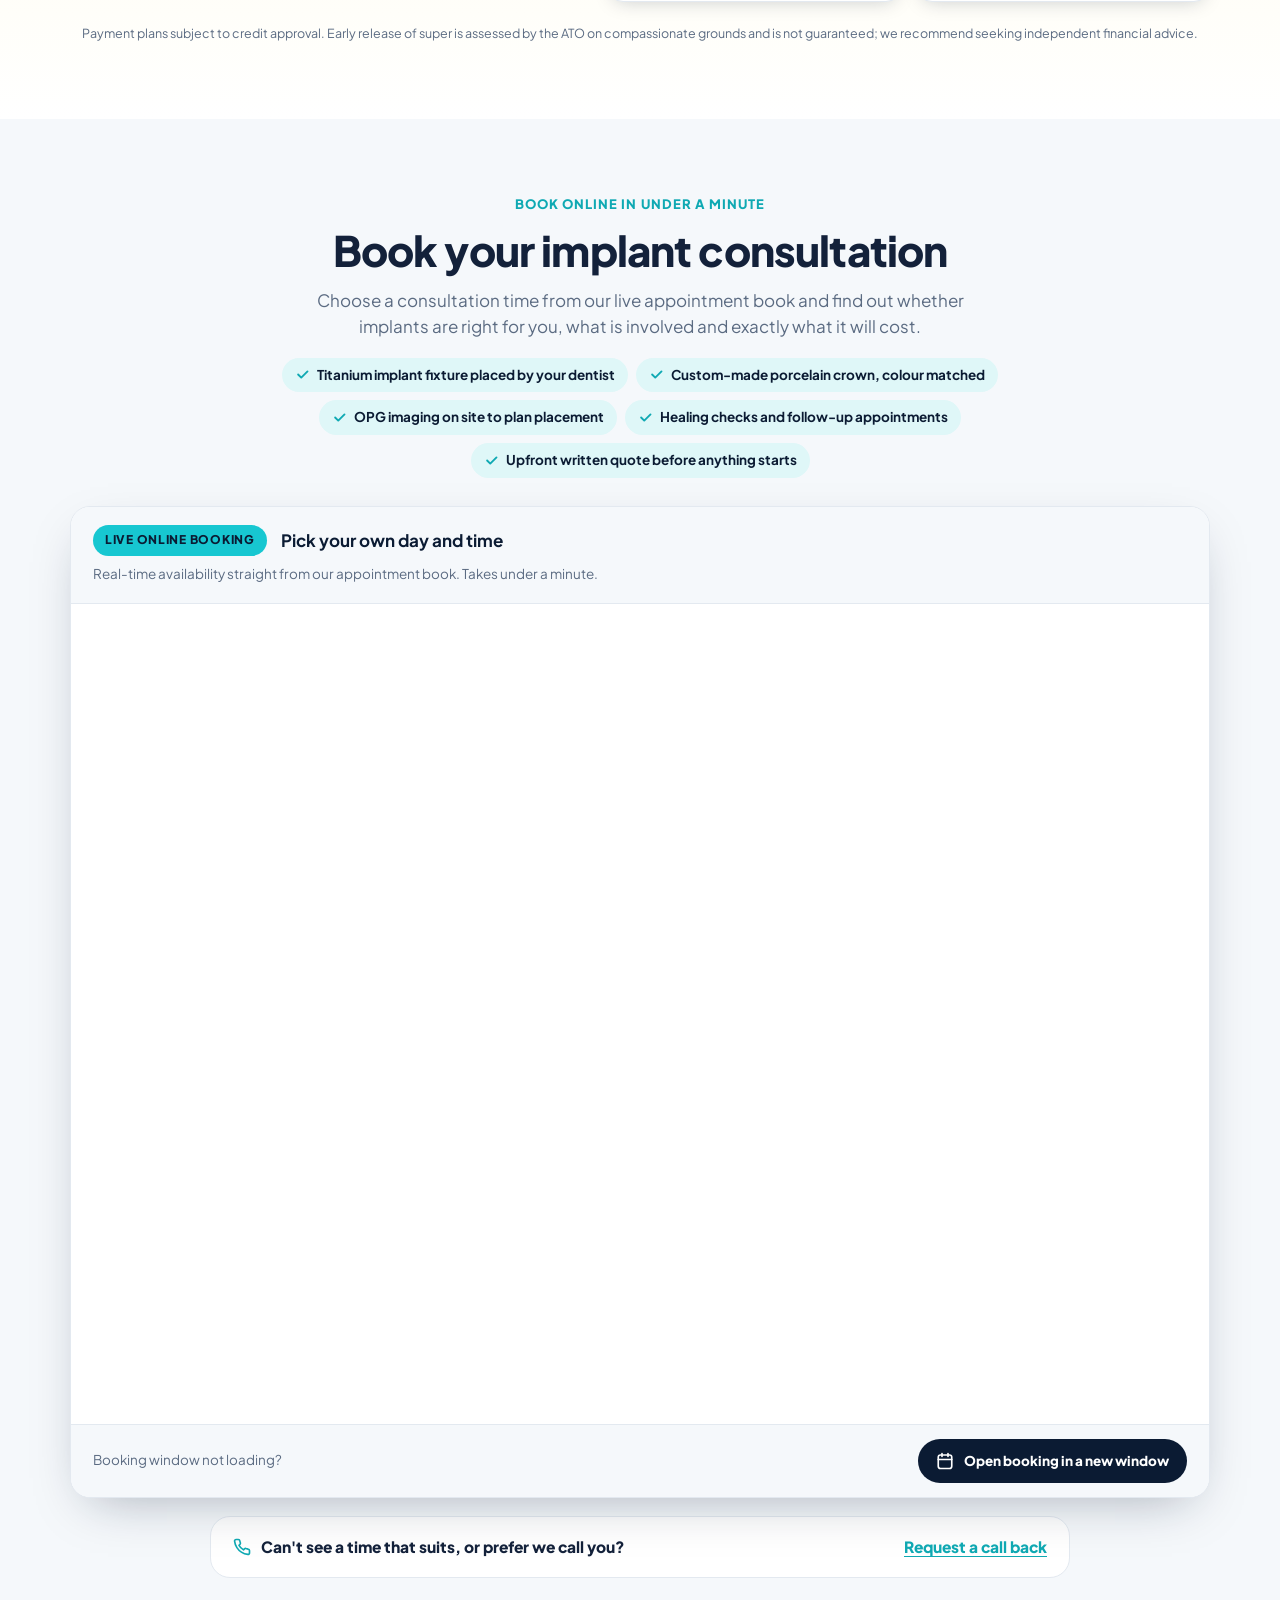
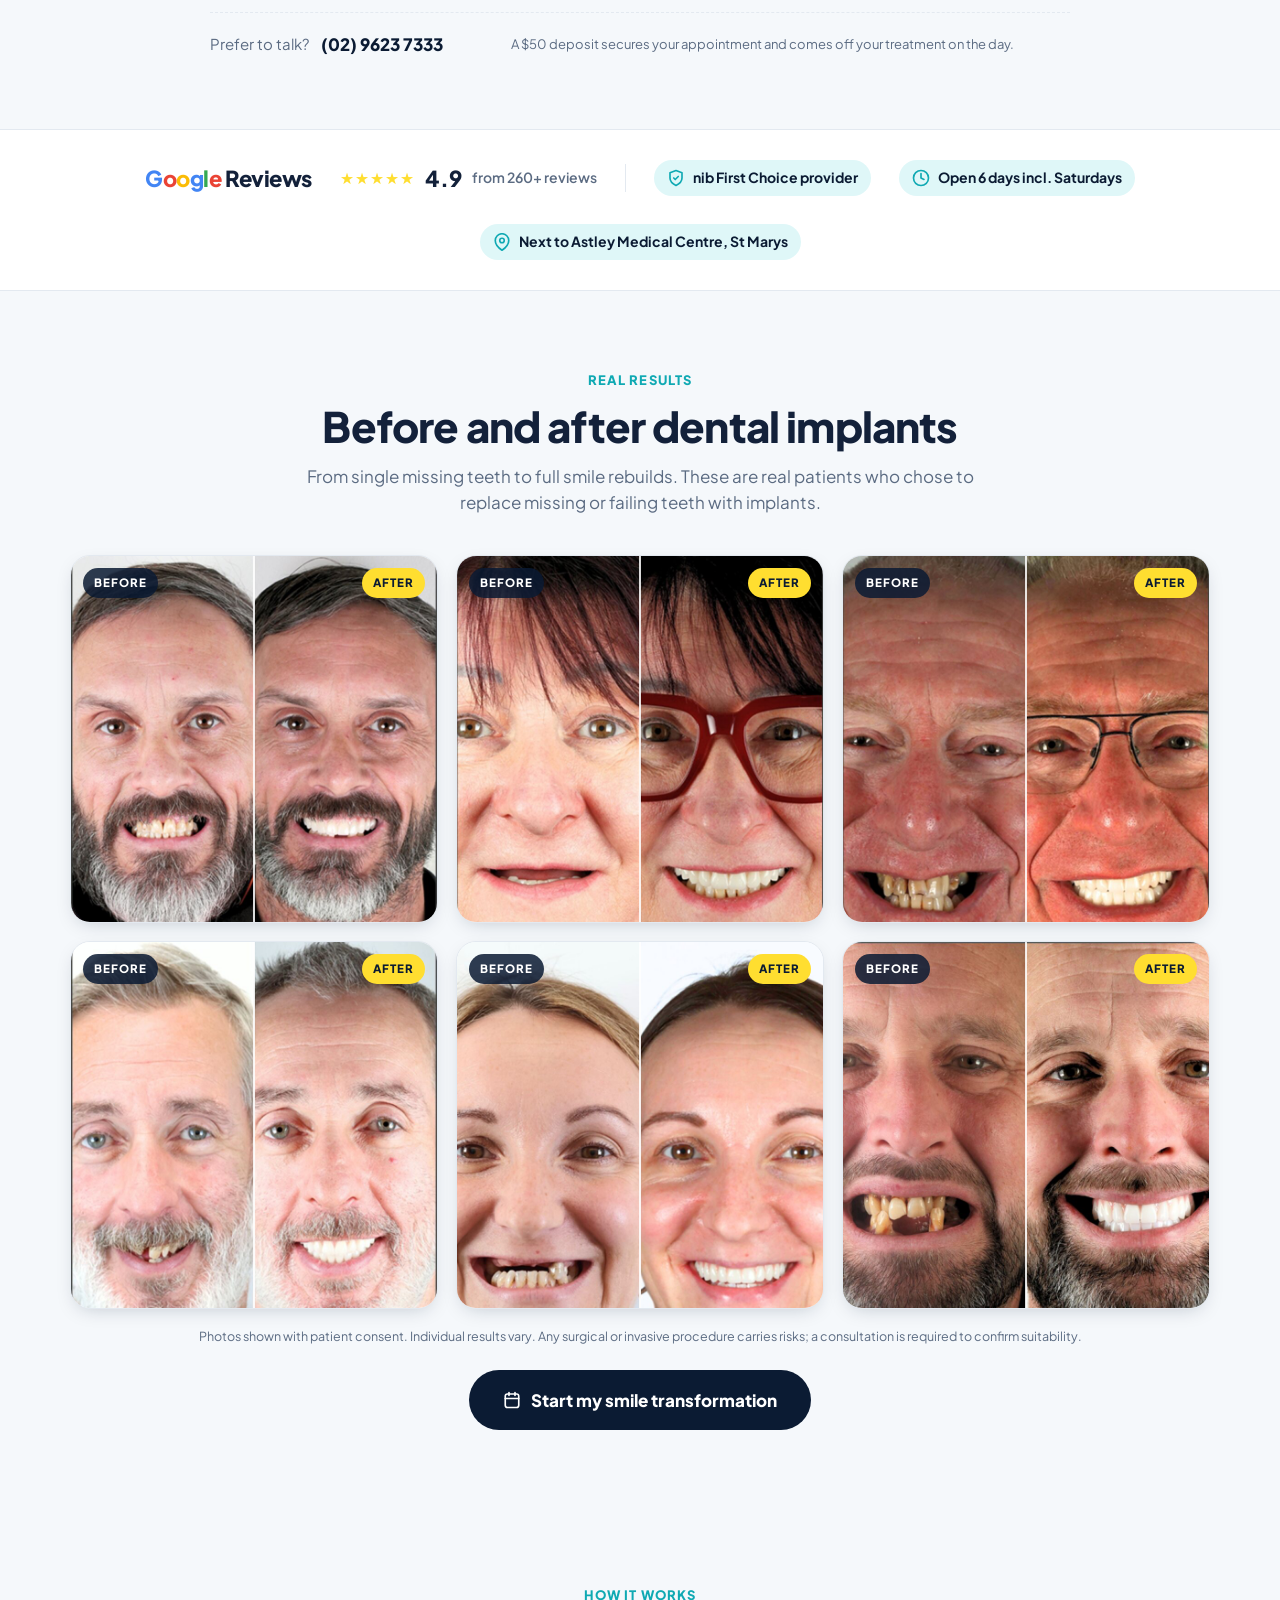
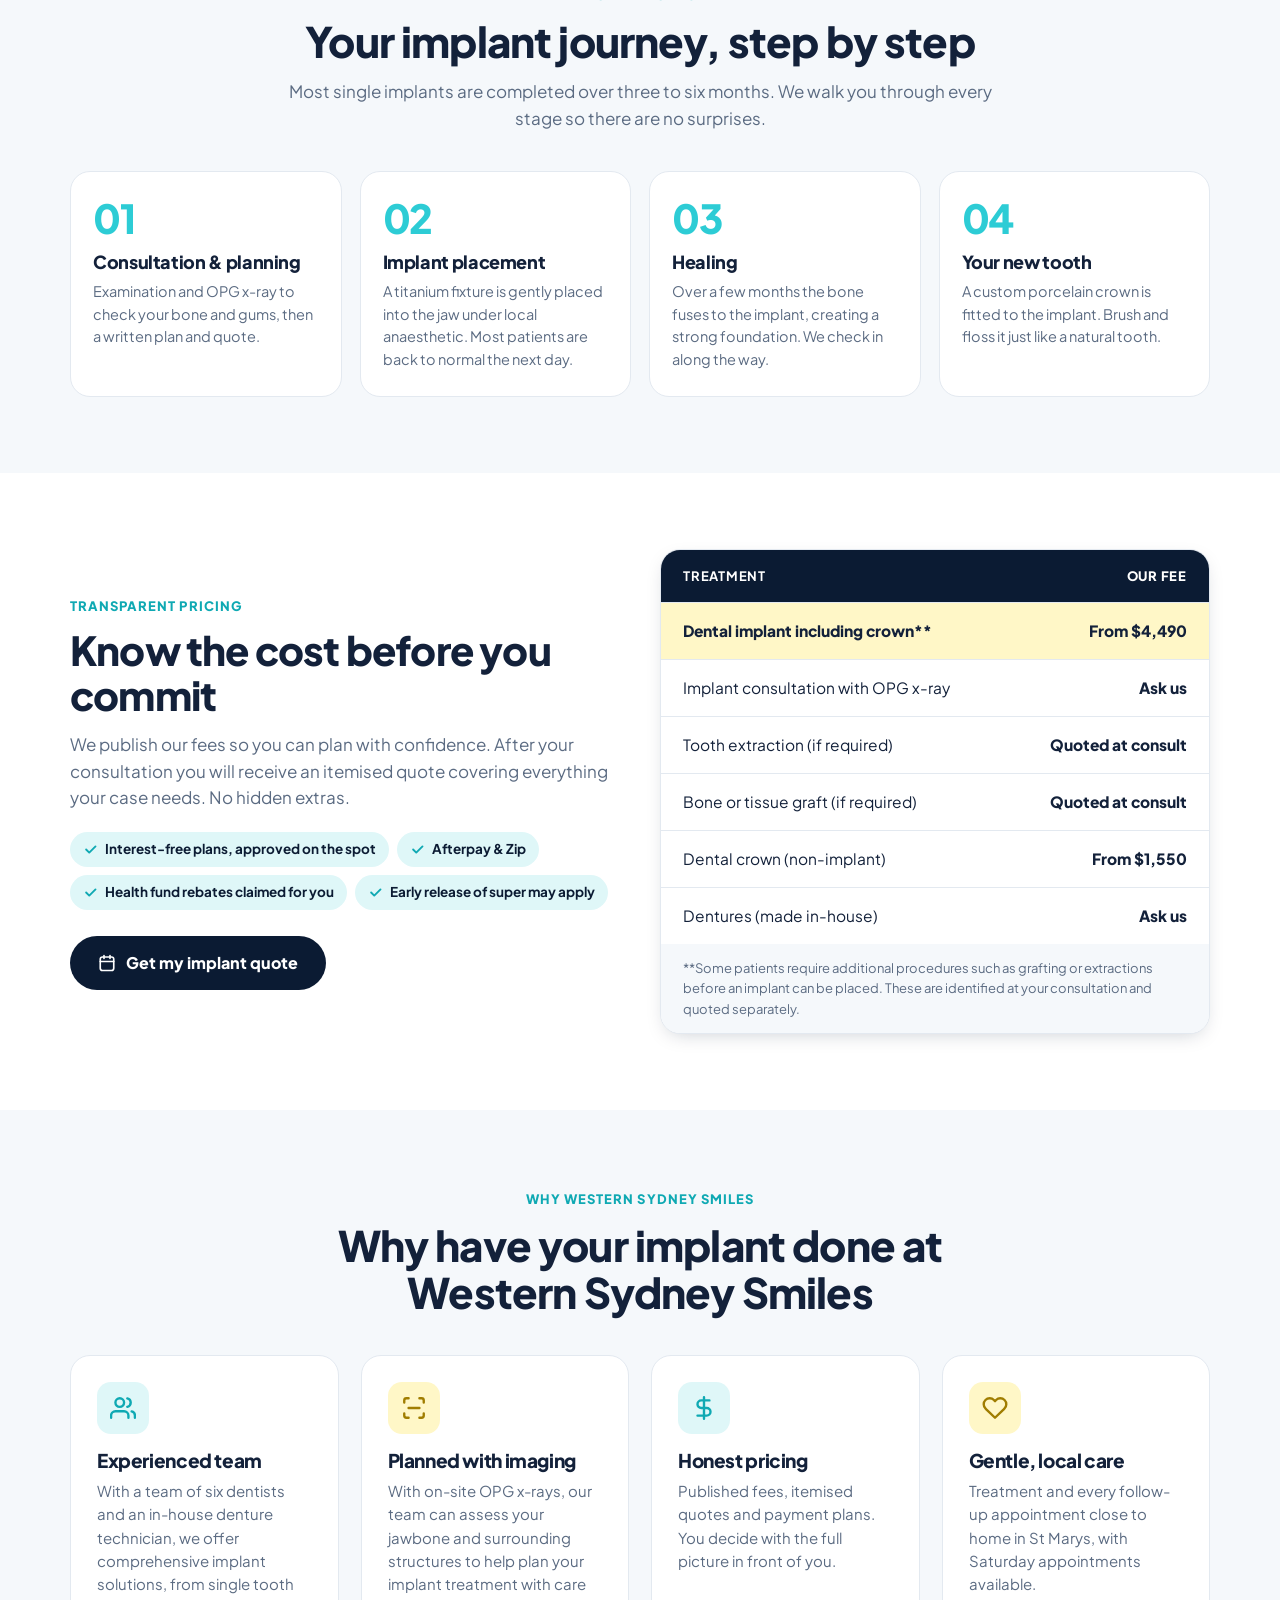
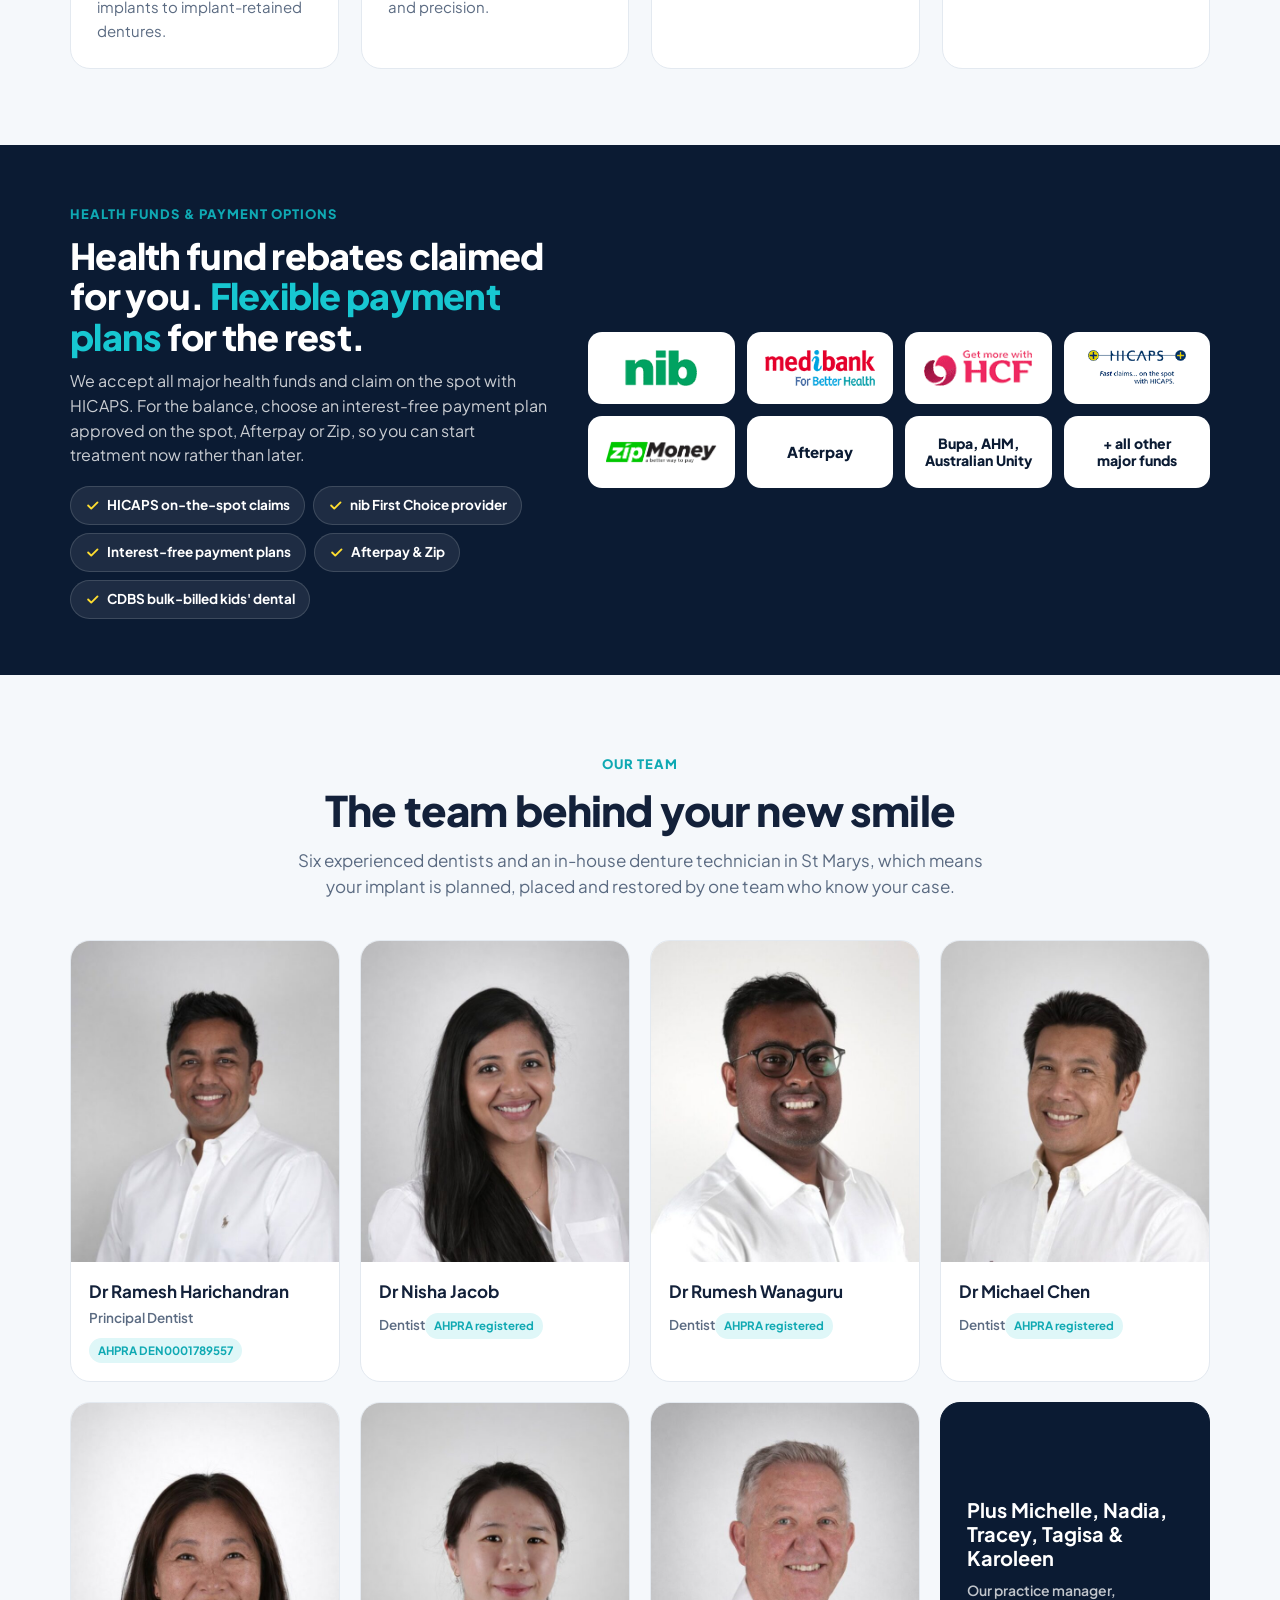
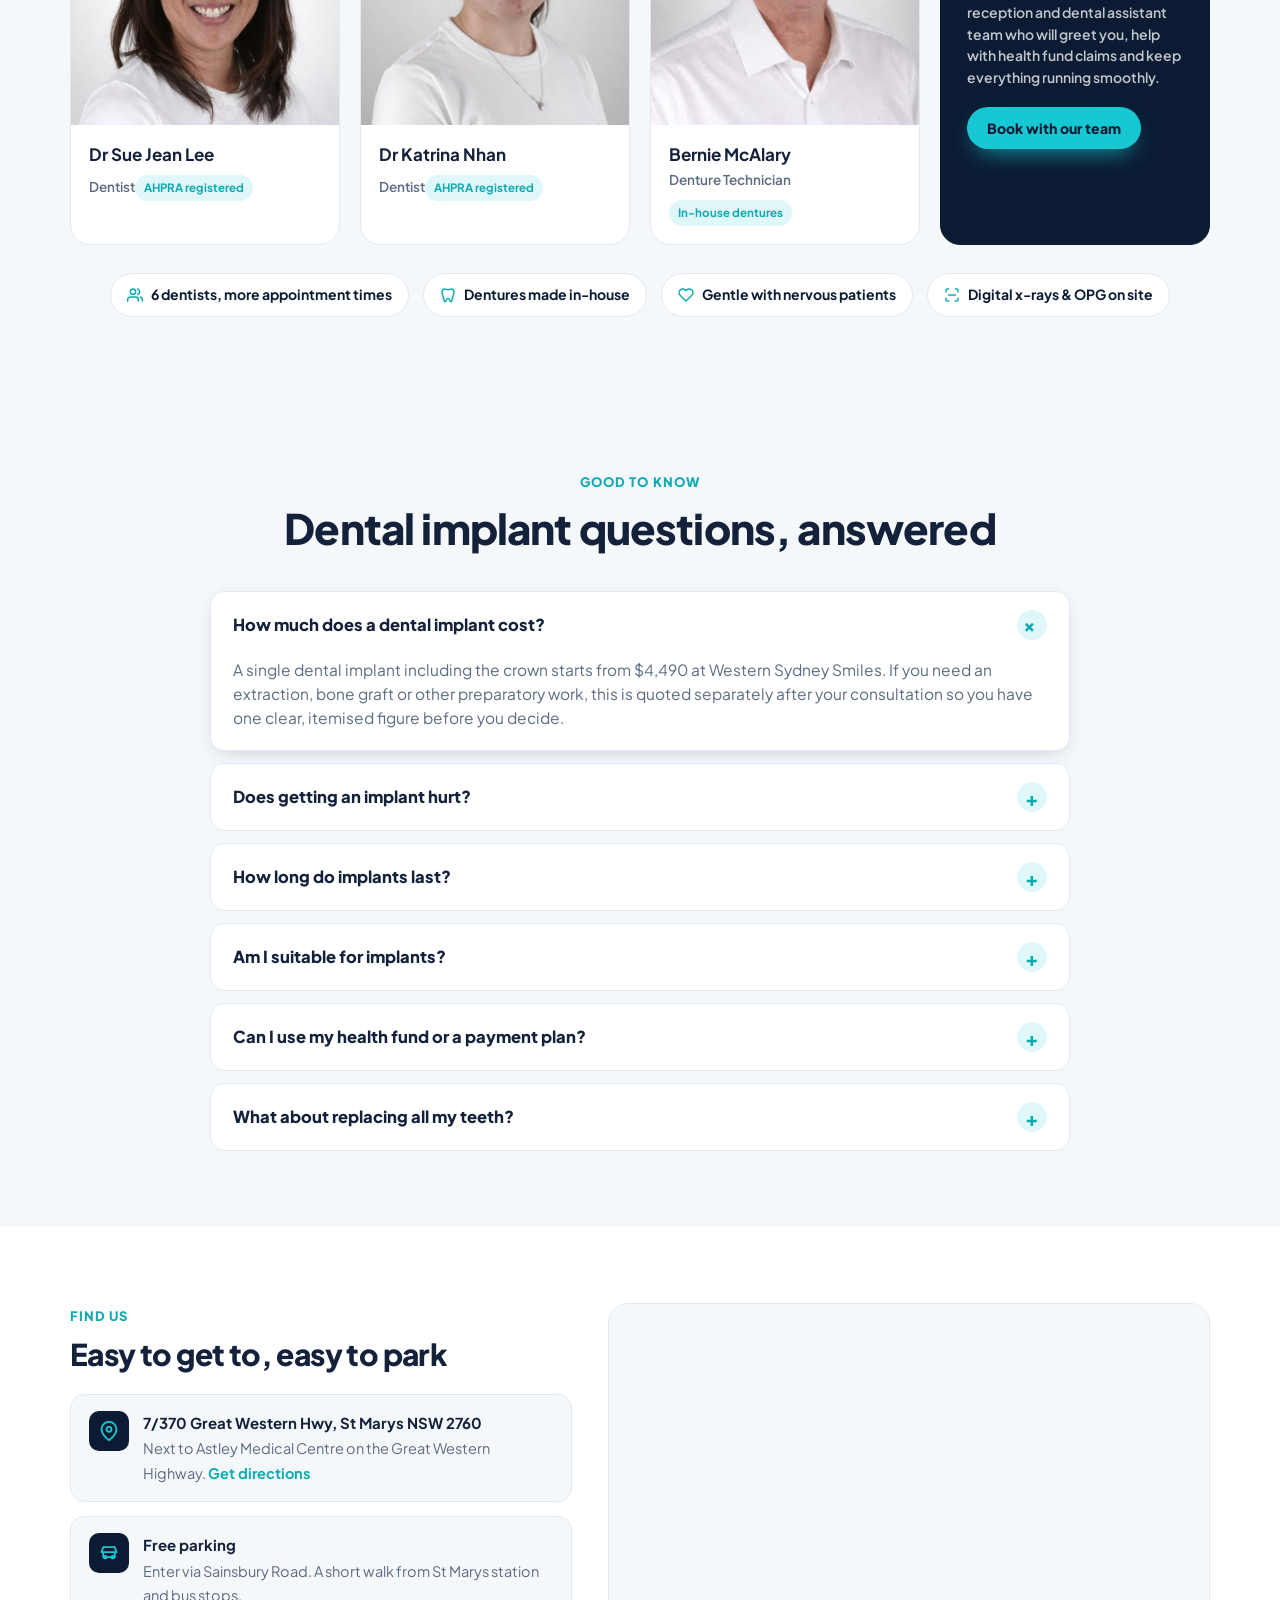
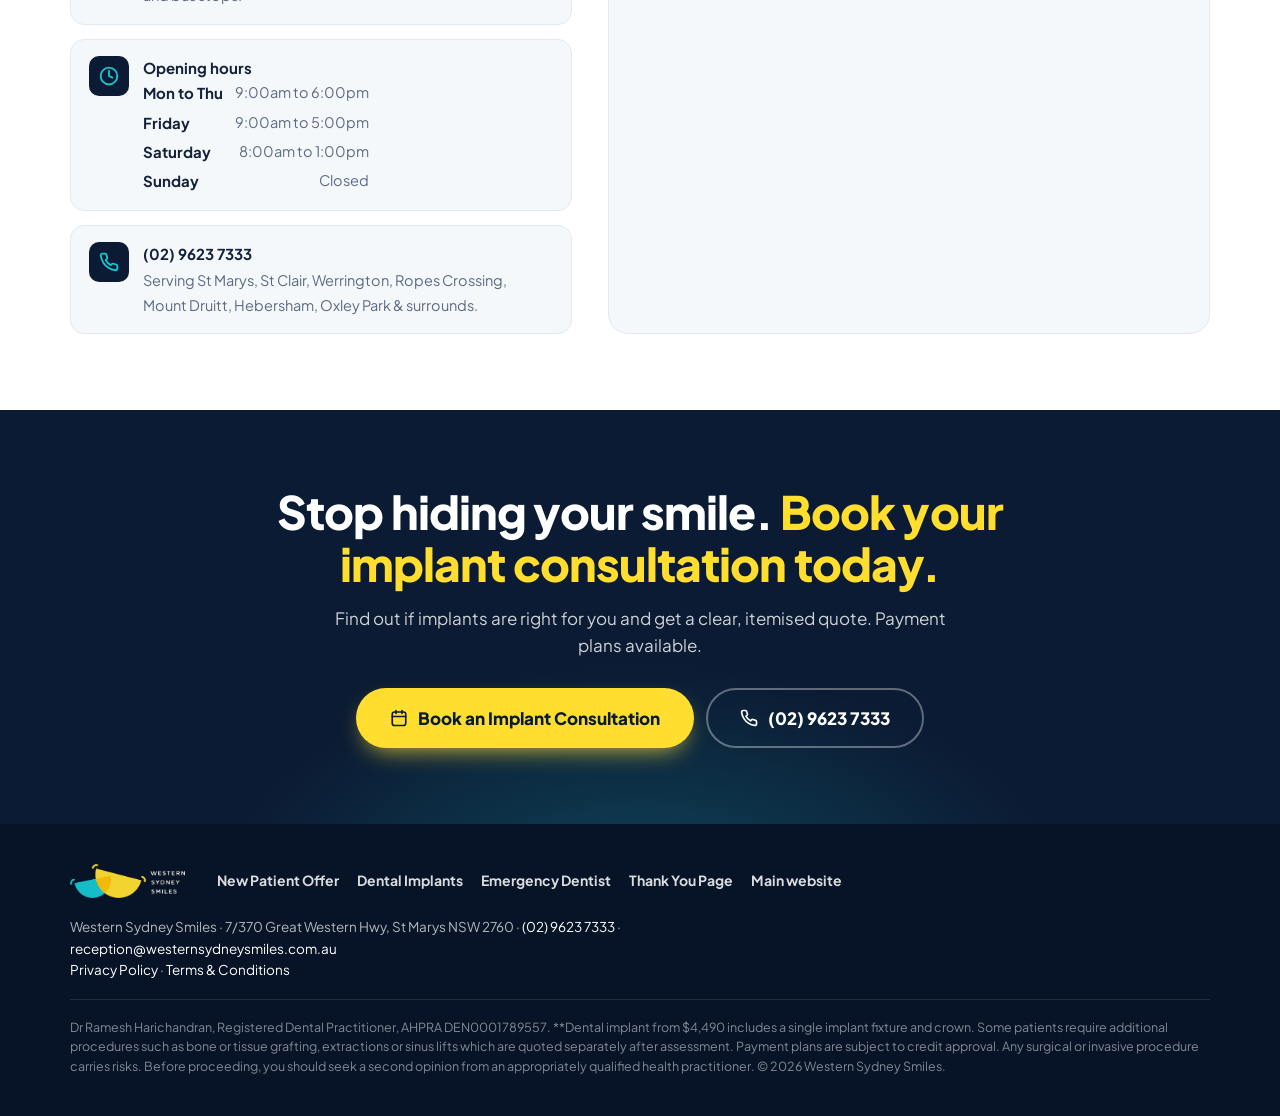
<file: dental-implants.html>
<!DOCTYPE html>
<html lang="en-AU">
<head>
<meta charset="utf-8">
<meta name="viewport" content="width=device-width, initial-scale=1">
<title>Dental Implants from $4,490 | St Marys, Western Sydney | Western Sydney Smiles</title>
<meta name="description" content="Replace missing teeth with dental implants from $4,490 including the crown. Experienced dentists, OPG on site, payment plans and health fund claims. Book your implant consultation in St Marys.">
<meta name="robots" content="noindex, nofollow">
<link rel="icon" href="https://westernsydneysmiles.com.au/wp-content/uploads/2022/02/favicon-1.png">
<link rel="preconnect" href="https://fonts.googleapis.com"><link rel="preconnect" href="https://fonts.gstatic.com" crossorigin>
<link href="https://fonts.googleapis.com/css2?family=Plus+Jakarta+Sans:wght@500;600;700;800&display=swap" rel="stylesheet">
<link rel="stylesheet" href="styles.css">
<!-- Google Tag Manager -->
<script>(function(w,d,s,l,i){w[l]=w[l]||[];w[l].push({'gtm.start':new Date().getTime(),event:'gtm.js'});var f=d.getElementsByTagName(s)[0],j=d.createElement(s),dl=l!='dataLayer'?'&l='+l:'';j.async=true;j.src='https://www.googletagmanager.com/gtm.js?id='+i+dl;f.parentNode.insertBefore(j,f);})(window,document,'script','dataLayer','GTM-NBFVFXH2');</script>
<!-- End Google Tag Manager -->
</head>
<body class="imp">
<noscript><iframe src="https://www.googletagmanager.com/ns.html?id=GTM-NBFVFXH2" height="0" width="0" style="display:none;visibility:hidden"></iframe></noscript>
<div class="topbar"><div class="wrap">
  <span><i class="dot"></i>Dental implants from $4,490** incl. crown · Payment plans available</span>
  <span class="hide-m"><svg viewBox="0 0 24 24" fill="none" stroke="currentColor" stroke-width="2.2" stroke-linecap="round" stroke-linejoin="round"><path d="M21 10c0 7-9 13-9 13S3 17 3 10a9 9 0 0 1 18 0z"/><circle cx="12" cy="10" r="3"/></svg> 7/370 Great Western Hwy, St Marys NSW 2760 &nbsp;·&nbsp; Parking via Sainsbury Rd</span>
</div></div><header class="site"><div class="wrap">
  <a class="logo" href="#top" aria-label="Western Sydney Smiles"><img src="img/logo.png" alt="Western Sydney Smiles" width="300" height="89"></a>
  <nav>
    <a class="phone js-call" href="tel:0296237333"><svg viewBox="0 0 24 24" fill="none" stroke="currentColor" stroke-width="2.2" stroke-linecap="round" stroke-linejoin="round"><path d="M22 16.9v3a2 2 0 0 1-2.2 2 19.8 19.8 0 0 1-8.6-3.1 19.5 19.5 0 0 1-6-6A19.8 19.8 0 0 1 2.1 4.2 2 2 0 0 1 4.1 2h3a2 2 0 0 1 2 1.7c.1.9.4 1.8.7 2.7a2 2 0 0 1-.5 2.1L8 9.8a16 16 0 0 0 6 6l1.3-1.3a2 2 0 0 1 2.1-.4c.9.3 1.8.6 2.7.7a2 2 0 0 1 1.9 2z"/></svg><span><small>Call us now</small>(02) 9623 7333</span></a>
    <a class="btn btn-yellow js-book" href="#book"><svg viewBox="0 0 24 24" fill="none" stroke="currentColor" stroke-width="2.2" stroke-linecap="round" stroke-linejoin="round"><rect x="3" y="4" width="18" height="18" rx="3"/><path d="M16 2v4M8 2v4M3 10h18"/></svg> Book Consultation</a>
  </nav>
</div></header><section class="hero" id="top"><div class="wrap">
  <div class="hero-copy">
    <div class="eyebrow"><i class="dot"></i>Dental implants · Western Sydney</div>
    <h1>Replace missing teeth with implants from <em>$4,490</em><span class="cy">**</span> including the crown</h1>
    <p class="lead">A permanent, natural-looking tooth replacement that helps you eat, speak and smile with confidence. Our experienced team in St Marys will guide you through every step, from assessment and implant placement to your final restoration. Flexible payment plans available to help you get started sooner.</p>
    <div class="ctas"><a class="btn btn-yellow btn-lg js-book" href="#book"><svg viewBox="0 0 24 24" fill="none" stroke="currentColor" stroke-width="2.2" stroke-linecap="round" stroke-linejoin="round"><rect x="3" y="4" width="18" height="18" rx="3"/><path d="M16 2v4M8 2v4M3 10h18"/></svg> Book an Implant Consultation</a><a class="btn btn-ghost btn-lg js-call" href="tel:0296237333"><svg viewBox="0 0 24 24" fill="none" stroke="currentColor" stroke-width="2.2" stroke-linecap="round" stroke-linejoin="round"><path d="M22 16.9v3a2 2 0 0 1-2.2 2 19.8 19.8 0 0 1-8.6-3.1 19.5 19.5 0 0 1-6-6A19.8 19.8 0 0 1 2.1 4.2 2 2 0 0 1 4.1 2h3a2 2 0 0 1 2 1.7c.1.9.4 1.8.7 2.7a2 2 0 0 1-.5 2.1L8 9.8a16 16 0 0 0 6 6l1.3-1.3a2 2 0 0 1 2.1-.4c.9.3 1.8.6 2.7.7a2 2 0 0 1 1.9 2z"/></svg> (02) 9623 7333</a></div>
    <div class="trust"><span><svg viewBox="0 0 24 24" fill="none" stroke="currentColor" stroke-width="2.2" stroke-linecap="round" stroke-linejoin="round"><circle cx="12" cy="12" r="10"/><path d="m8 12 3 3 5-6"/></svg> Implant + crown from $4,490</span><span><svg viewBox="0 0 24 24" fill="none" stroke="currentColor" stroke-width="2.2" stroke-linecap="round" stroke-linejoin="round"><path d="M12 2v20M17 5H9.5a3.5 3.5 0 0 0 0 7h5a3.5 3.5 0 0 1 0 7H6"/></svg> Payment plans &amp; early release of super</span><span><svg viewBox="0 0 24 24" fill="none" stroke="currentColor" stroke-width="2.2" stroke-linecap="round" stroke-linejoin="round"><path d="M3 7V5a2 2 0 0 1 2-2h2M17 3h2a2 2 0 0 1 2 2v2M21 17v2a2 2 0 0 1-2 2h-2M7 21H5a2 2 0 0 1-2-2v-2M7 12h10"/></svg> OPG x-ray on site</span><span><svg viewBox="0 0 24 24" fill="none" stroke="currentColor" stroke-width="2.2" stroke-linecap="round" stroke-linejoin="round"><path d="M17 21v-2a4 4 0 0 0-4-4H5a4 4 0 0 0-4 4v2"/><circle cx="9" cy="7" r="4"/><path d="M23 21v-2a4 4 0 0 0-3-3.9M16 3.1a4 4 0 0 1 0 7.8"/></svg> 6 experienced dentists</span></div>
  </div>
  <div class="hero-visual has-photo">
    <div class="rating-float"><div class="g">G</div><div><b>4.9 ★★★★★</b><small>260+ Google reviews</small></div></div>
    <div class="hero-photo"><img src="img/implant-hero.jpg" alt="Dental implant and crown shown in a model of the jaw" loading="eager"></div>
    <div class="offer-float"><span class="k">Single implant</span><div class="v">$4,490<small>**</small></div><span class="d">Implant fixture + crown. Payment plans available.</span></div>
  </div>
</div></section><section class="finance" id="finance"><div class="wrap">
  <div class="fin-grid">
    <div>
      <span class="kicker">Ways to pay</span>
      <h2>Implants within reach: <span>payment plans</span> and early release of super</h2>
      <p>You should not have to put off replacing missing teeth. Most of our implant patients spread the cost, and many use their superannuation to cover treatment. We will walk you through every option at your consultation.</p>
      <a class="btn btn-yellow js-book" href="#book" style="margin-top:22px"><svg viewBox="0 0 24 24" fill="none" stroke="currentColor" stroke-width="2.2" stroke-linecap="round" stroke-linejoin="round"><rect x="3" y="4" width="18" height="18" rx="3"/><path d="M16 2v4M8 2v4M3 10h18"/></svg> Book an implant consultation</a>
    </div>
    <div class="fin-cards">
      <div class="fin-card"><div class="ic"><svg viewBox="0 0 24 24" fill="none" stroke="currentColor" stroke-width="2.2" stroke-linecap="round" stroke-linejoin="round"><path d="M12 2v20M17 5H9.5a3.5 3.5 0 0 0 0 7h5a3.5 3.5 0 0 1 0 7H6"/></svg></div><b>Interest-free payment plans</b><span>Approved on the spot in the practice. Spread your implant over manageable repayments with no interest.</span></div>
      <div class="fin-card hl"><div class="ic"><svg viewBox="0 0 24 24" fill="none" stroke="currentColor" stroke-width="2.2" stroke-linecap="round" stroke-linejoin="round"><path d="M12 22s8-4 8-10V5l-8-3-8 3v7c0 6 8 10 8 10z"/><path d="m9 12 2 2 4-4"/></svg></div><b>Early release of super</b><span>Dental implants can qualify for early access to superannuation on compassionate grounds through the ATO. We provide the treatment plan and quote you need to apply.</span></div>
      <div class="fin-card"><div class="ic"><svg viewBox="0 0 24 24" fill="none" stroke="currentColor" stroke-width="2.2" stroke-linecap="round" stroke-linejoin="round"><circle cx="12" cy="12" r="10"/><path d="m8 12 3 3 5-6"/></svg></div><b>Afterpay &amp; Zip</b><span>Buy now, pay later options for smaller stages of treatment.</span></div>
      <div class="fin-card"><div class="ic"><svg viewBox="0 0 24 24" fill="none" stroke="currentColor" stroke-width="2.2" stroke-linecap="round" stroke-linejoin="round"><path d="M20.8 4.6a5.5 5.5 0 0 0-7.8 0L12 5.7l-1-1.1a5.5 5.5 0 0 0-7.8 7.8l1 1.1L12 21l7.8-7.5 1-1.1a5.5 5.5 0 0 0 0-7.8z"/></svg></div><b>Health fund rebates</b><span>We claim any eligible rebate on the spot with HICAPS, so you only pay the gap.</span></div>
    </div>
  </div>
  <p class="fine" style="text-align:center;margin-top:22px">Payment plans subject to credit approval. Early release of super is assessed by the ATO on compassionate grounds and is not guaranteed; we recommend seeking independent financial advice.</p>
</div></section><section class="book" id="book"><div class="wrap">
  <div class="book-head">
    <span class="kicker">Book online in under a minute</span>
    <h2>Book your implant consultation</h2>
    <p class="lead">Choose a consultation time from our live appointment book and find out whether implants are right for you, what is involved and exactly what it will cost.</p>
    <div class="pill-row incl-chips"><span class="chip"><svg viewBox="0 0 24 24" fill="none" stroke="currentColor" stroke-width="3" stroke-linecap="round" stroke-linejoin="round"><path d="m5 12 5 5L20 7"/></svg> Titanium implant fixture placed by your dentist</span><span class="chip"><svg viewBox="0 0 24 24" fill="none" stroke="currentColor" stroke-width="3" stroke-linecap="round" stroke-linejoin="round"><path d="m5 12 5 5L20 7"/></svg> Custom-made porcelain crown, colour matched</span><span class="chip"><svg viewBox="0 0 24 24" fill="none" stroke="currentColor" stroke-width="3" stroke-linecap="round" stroke-linejoin="round"><path d="m5 12 5 5L20 7"/></svg> OPG imaging on site to plan placement</span><span class="chip"><svg viewBox="0 0 24 24" fill="none" stroke="currentColor" stroke-width="3" stroke-linecap="round" stroke-linejoin="round"><path d="m5 12 5 5L20 7"/></svg> Healing checks and follow-up appointments</span><span class="chip"><svg viewBox="0 0 24 24" fill="none" stroke="currentColor" stroke-width="3" stroke-linecap="round" stroke-linejoin="round"><path d="m5 12 5 5L20 7"/></svg> Upfront written quote before anything starts</span></div>
  </div>
  
    <div class="sched" id="scheduler">
      <div class="sched-head"><span class="tag">Live online booking</span><b>Pick your own day and time</b><span class="s">Real-time availability straight from our appointment book. Takes under a minute.</span></div>
      <div class="sched-frame"><iframe src="https://booking.au.hsone.app/soe/new/Western%20Sydney%20Smiles?pid=AUPNO01" title="Book online with Western Sydney Smiles" loading="eager" allow="payment" referrerpolicy="strict-origin-when-cross-origin"></iframe></div>
      <div class="sched-foot"><span>Booking window not loading?</span><a class="btn btn-navy js-sched-open" href="https://booking.au.hsone.app/soe/new/Western%20Sydney%20Smiles?pid=AUPNO01" target="_blank" rel="noopener"><svg viewBox="0 0 24 24" fill="none" stroke="currentColor" stroke-width="2.2" stroke-linecap="round" stroke-linejoin="round"><rect x="3" y="4" width="18" height="18" rx="3"/><path d="M16 2v4M8 2v4M3 10h18"/></svg> Open booking in a new window</a></div>
    </div>
  <div class="book-under">
    <details class="callback" id="callback">
      <summary><svg viewBox="0 0 24 24" fill="none" stroke="currentColor" stroke-width="2.2" stroke-linecap="round" stroke-linejoin="round"><path d="M22 16.9v3a2 2 0 0 1-2.2 2 19.8 19.8 0 0 1-8.6-3.1 19.5 19.5 0 0 1-6-6A19.8 19.8 0 0 1 2.1 4.2 2 2 0 0 1 4.1 2h3a2 2 0 0 1 2 1.7c.1.9.4 1.8.7 2.7a2 2 0 0 1-.5 2.1L8 9.8a16 16 0 0 0 6 6l1.3-1.3a2 2 0 0 1 2.1-.4c.9.3 1.8.6 2.7.7a2 2 0 0 1 1.9 2z"/></svg> Can't see a time that suits, or prefer we call you? <span>Request a call back</span></summary>
      <form class="form-card cb" id="bookingForm" method="post" action="#" novalidate>
        <h3>Implant Consultation</h3>
        <p class="sub">Tell us about your missing tooth or teeth and we will book you in.</p>
        <input type="hidden" name="source" value="Google Ads"><input type="hidden" name="page" value="Implant Consultation">
        <input type="text" name="website" class="sr" tabindex="-1" autocomplete="off" aria-hidden="true">
        <div class="form-grid">
          <div class="full"><label class="f">Are you a new or existing patient?</label>
            <div class="seg">
              <input type="radio" name="patient_type" id="pt-new" value="New patient" checked><label for="pt-new">New patient</label>
              <input type="radio" name="patient_type" id="pt-ex" value="Existing patient"><label for="pt-ex">Existing patient</label>
            </div></div>
          <div><label class="f" for="fname">First name</label><input class="inp" id="fname" name="first_name" required autocomplete="given-name" placeholder="Jane"></div>
          <div><label class="f" for="lname">Last name</label><input class="inp" id="lname" name="last_name" required autocomplete="family-name" placeholder="Smith"></div>
          <div><label class="f" for="mobile">Mobile</label><input class="inp" id="mobile" name="mobile" type="tel" inputmode="tel" required autocomplete="tel" placeholder="04xx xxx xxx"></div>
          <div><label class="f" for="email">Email</label><input class="inp" id="email" name="email" type="email" required autocomplete="email" placeholder="you@email.com"></div>
          <div class="full"><label class="f" for="service">What can we help with?</label><select class="inp" id="service" name="service"><option selected>Single dental implant</option><option>Multiple implants</option><option>Implant-supported dentures / full arch</option><option>Not sure, I would like advice</option><option>Replace an old bridge or denture</option></select></div>
          
          <div><label class="f" for="day">Preferred day</label><select class="inp" id="day" name="preferred_day"><option>Any day</option><option>Monday</option><option>Tuesday</option><option>Wednesday</option><option>Thursday</option><option>Friday</option><option>Saturday</option></select></div>
          <div><label class="f" for="time">Preferred time</label><select class="inp" id="time" name="preferred_time"><option>Any time</option><option>Morning</option><option>Midday</option><option>Afternoon</option><option>After 5pm</option></select></div>
          <div class="full"><label class="f" for="notes">Anything we should know? <span style="font-weight:500;color:var(--muted)">(optional)</span></label><textarea class="inp" id="notes" name="notes" placeholder="e.g. health fund, concerns, questions"></textarea></div>
        </div>
        <div class="form-msg" id="formMsg"></div>
        <button class="btn btn-navy btn-lg btn-block" type="submit" id="submitBtn"><svg viewBox="0 0 24 24" fill="none" stroke="currentColor" stroke-width="2.2" stroke-linecap="round" stroke-linejoin="round"><path d="M22 16.9v3a2 2 0 0 1-2.2 2 19.8 19.8 0 0 1-8.6-3.1 19.5 19.5 0 0 1-6-6A19.8 19.8 0 0 1 2.1 4.2 2 2 0 0 1 4.1 2h3a2 2 0 0 1 2 1.7c.1.9.4 1.8.7 2.7a2 2 0 0 1-.5 2.1L8 9.8a16 16 0 0 0 6 6l1.3-1.3a2 2 0 0 1 2.1-.4c.9.3 1.8.6 2.7.7a2 2 0 0 1 1.9 2z"/></svg> Request a Call Back</button>
        <p class="fine"><svg viewBox="0 0 24 24" fill="none" stroke="currentColor" stroke-width="2.2" stroke-linecap="round" stroke-linejoin="round"><rect x="3" y="11" width="18" height="11" rx="2"/><path d="M7 11V7a5 5 0 0 1 10 0v4"/></svg>Your details are kept private and only used to arrange your appointment. Our team will call or text you back during opening hours.</p>
      </form>
    </details>
    <div class="or-call">Prefer to talk? <a class="js-call" href="tel:0296237333">(02) 9623 7333</a><span class="dep">A $50 deposit secures your appointment and comes off your treatment on the day.</span></div>
  </div>
</div></section><div class="rating-band"><div class="wrap">
  <span class="g"><i class="b">G</i><i class="r">o</i><i class="y">o</i><i class="b">g</i><i class="gr">l</i><i class="r">e</i> Reviews</span>
  <span class="score"><span class="stars">★★★★★</span> 4.9 <small>from 260+ reviews</small></span>
  <span class="sep"></span>
  <span class="chip"><svg viewBox="0 0 24 24" fill="none" stroke="currentColor" stroke-width="2.2" stroke-linecap="round" stroke-linejoin="round"><path d="M12 22s8-4 8-10V5l-8-3-8 3v7c0 6 8 10 8 10z"/><path d="m9 12 2 2 4-4"/></svg> nib First Choice provider</span>
  <span class="chip"><svg viewBox="0 0 24 24" fill="none" stroke="currentColor" stroke-width="2.2" stroke-linecap="round" stroke-linejoin="round"><circle cx="12" cy="12" r="10"/><path d="M12 6v6l4 2"/></svg> Open 6 days incl. Saturdays</span>
  <span class="chip"><svg viewBox="0 0 24 24" fill="none" stroke="currentColor" stroke-width="2.2" stroke-linecap="round" stroke-linejoin="round"><path d="M21 10c0 7-9 13-9 13S3 17 3 10a9 9 0 0 1 18 0z"/><circle cx="12" cy="10" r="3"/></svg> Next to Astley Medical Centre, St Marys</span>
</div></div><section class="results" id="results"><div class="wrap">
  <div class="sec-h center"><span class="kicker">Real results</span><h2>Before and after dental implants</h2><p>From single missing teeth to full smile rebuilds. These are real patients who chose to replace missing or failing teeth with implants.</p></div>
  <div class="ba-grid"><figure class="ba"><img src="img/ba-1.jpg" alt="Dental implant before and after, patient 1" loading="lazy"><span class="l b">Before</span><span class="l a">After</span></figure><figure class="ba"><img src="img/ba-2.jpg" alt="Dental implant before and after, patient 2" loading="lazy"><span class="l b">Before</span><span class="l a">After</span></figure><figure class="ba"><img src="img/ba-3.jpg" alt="Dental implant before and after, patient 3" loading="lazy"><span class="l b">Before</span><span class="l a">After</span></figure><figure class="ba"><img src="img/ba-4.jpg" alt="Dental implant before and after, patient 4" loading="lazy"><span class="l b">Before</span><span class="l a">After</span></figure><figure class="ba"><img src="img/ba-5.jpg" alt="Dental implant before and after, patient 5" loading="lazy"><span class="l b">Before</span><span class="l a">After</span></figure><figure class="ba"><img src="img/ba-6.jpg" alt="Dental implant before and after, patient 6" loading="lazy"><span class="l b">Before</span><span class="l a">After</span></figure></div>
  <p class="fine" style="text-align:center;margin-top:18px">Photos shown with patient consent. Individual results vary. Any surgical or invasive procedure carries risks; a consultation is required to confirm suitability.</p>
  <div style="text-align:center;margin-top:24px"><a class="btn btn-navy btn-lg js-book" href="#book"><svg viewBox="0 0 24 24" fill="none" stroke="currentColor" stroke-width="2.2" stroke-linecap="round" stroke-linejoin="round"><rect x="3" y="4" width="18" height="18" rx="3"/><path d="M16 2v4M8 2v4M3 10h18"/></svg> Start my smile transformation</a></div>
</div></section><section class="process" id="process"><div class="wrap">
  <div class="sec-h center"><span class="kicker">How it works</span><h2>Your implant journey, step by step</h2><p>Most single implants are completed over three to six months. We walk you through every stage so there are no surprises.</p></div>
  <div class="proc">
    <div><h3>Consultation &amp; planning</h3><p>Examination and OPG x-ray to check your bone and gums, then a written plan and quote.</p></div>
    <div><h3>Implant placement</h3><p>A titanium fixture is gently placed into the jaw under local anaesthetic. Most patients are back to normal the next day.</p></div>
    <div><h3>Healing</h3><p>Over a few months the bone fuses to the implant, creating a strong foundation. We check in along the way.</p></div>
    <div><h3>Your new tooth</h3><p>A custom porcelain crown is fitted to the implant. Brush and floss it just like a natural tooth.</p></div>
  </div>
</div></section><section id="pricing" style="background:#fff"><div class="wrap">
  <div class="grid-2" style="align-items:center;gap:40px">
    <div>
      <span class="kicker">Transparent pricing</span>
      <h2 style="font-size:clamp(28px,3.4vw,40px)">Know the cost before you commit</h2>
      <p style="color:var(--muted);font-size:17px;margin:14px 0 22px">We publish our fees so you can plan with confidence. After your consultation you will receive an itemised quote covering everything your case needs. No hidden extras.</p>
      <div class="pill-row"><span class="chip"><svg viewBox="0 0 24 24" fill="none" stroke="currentColor" stroke-width="3" stroke-linecap="round" stroke-linejoin="round"><path d="m5 12 5 5L20 7"/></svg> Interest-free plans, approved on the spot</span><span class="chip"><svg viewBox="0 0 24 24" fill="none" stroke="currentColor" stroke-width="3" stroke-linecap="round" stroke-linejoin="round"><path d="m5 12 5 5L20 7"/></svg> Afterpay &amp; Zip</span><span class="chip"><svg viewBox="0 0 24 24" fill="none" stroke="currentColor" stroke-width="3" stroke-linecap="round" stroke-linejoin="round"><path d="m5 12 5 5L20 7"/></svg> Health fund rebates claimed for you</span><span class="chip"><svg viewBox="0 0 24 24" fill="none" stroke="currentColor" stroke-width="3" stroke-linecap="round" stroke-linejoin="round"><path d="m5 12 5 5L20 7"/></svg> Early release of super may apply</span></div>
      <a class="btn btn-navy js-book" href="#book" style="margin-top:26px"><svg viewBox="0 0 24 24" fill="none" stroke="currentColor" stroke-width="2.2" stroke-linecap="round" stroke-linejoin="round"><rect x="3" y="4" width="18" height="18" rx="3"/><path d="M16 2v4M8 2v4M3 10h18"/></svg> Get my implant quote</a>
    </div>
    <div class="pricetab"><table>
      <tr><th>Treatment</th><th>Our fee</th></tr>
      <tr class="hl"><td>Dental implant including crown**</td><td>From $4,490</td></tr>
      <tr><td>Implant consultation with OPG x-ray</td><td>Ask us</td></tr>
      <tr><td>Tooth extraction (if required)</td><td>Quoted at consult</td></tr>
      <tr><td>Bone or tissue graft (if required)</td><td>Quoted at consult</td></tr>
      <tr><td>Dental crown (non-implant)</td><td>From $1,550</td></tr>
      <tr><td>Dentures (made in-house)</td><td>Ask us</td></tr>
    </table><div class="note">**Some patients require additional procedures such as grafting or extractions before an implant can be placed. These are identified at your consultation and quoted separately.</div></div>
  </div>
</div></section><section id="why" style="background:var(--bg)"><div class="wrap">
  <div class="sec-h center"><span class="kicker">Why Western Sydney Smiles</span><h2>Why have your implant done at Western Sydney Smiles</h2></div>
  <div class="grid-4"><div class="feat"><div class="ic "><svg viewBox="0 0 24 24" fill="none" stroke="currentColor" stroke-width="2.2" stroke-linecap="round" stroke-linejoin="round"><path d="M17 21v-2a4 4 0 0 0-4-4H5a4 4 0 0 0-4 4v2"/><circle cx="9" cy="7" r="4"/><path d="M23 21v-2a4 4 0 0 0-3-3.9M16 3.1a4 4 0 0 1 0 7.8"/></svg></div><h3>Experienced team</h3><p>With a team of six dentists and an in-house denture technician, we offer comprehensive implant solutions, from single tooth implants to implant-retained dentures.</p></div><div class="feat"><div class="ic y"><svg viewBox="0 0 24 24" fill="none" stroke="currentColor" stroke-width="2.2" stroke-linecap="round" stroke-linejoin="round"><path d="M3 7V5a2 2 0 0 1 2-2h2M17 3h2a2 2 0 0 1 2 2v2M21 17v2a2 2 0 0 1-2 2h-2M7 21H5a2 2 0 0 1-2-2v-2M7 12h10"/></svg></div><h3>Planned with imaging</h3><p>With on-site OPG x-rays, our team can assess your jawbone and surrounding structures to help plan your implant treatment with care and precision.</p></div><div class="feat"><div class="ic "><svg viewBox="0 0 24 24" fill="none" stroke="currentColor" stroke-width="2.2" stroke-linecap="round" stroke-linejoin="round"><path d="M12 2v20M17 5H9.5a3.5 3.5 0 0 0 0 7h5a3.5 3.5 0 0 1 0 7H6"/></svg></div><h3>Honest pricing</h3><p>Published fees, itemised quotes and payment plans. You decide with the full picture in front of you.</p></div><div class="feat"><div class="ic y"><svg viewBox="0 0 24 24" fill="none" stroke="currentColor" stroke-width="2.2" stroke-linecap="round" stroke-linejoin="round"><path d="M20.8 4.6a5.5 5.5 0 0 0-7.8 0L12 5.7l-1-1.1a5.5 5.5 0 0 0-7.8 7.8l1 1.1L12 21l7.8-7.5 1-1.1a5.5 5.5 0 0 0 0-7.8z"/></svg></div><h3>Gentle, local care</h3><p>Treatment and every follow-up appointment close to home in St Marys, with Saturday appointments available.</p></div></div>
</div></section><section class="funds" id="funds"><div class="wrap">
  <div>
    <span class="kicker">Health funds &amp; payment options</span>
    <h2>Health fund rebates claimed for you. <span>Flexible payment plans</span> for the rest.</h2>
    <p>We accept all major health funds and claim on the spot with HICAPS. For the balance, choose an interest-free payment plan approved on the spot, Afterpay or Zip, so you can start treatment now rather than later.</p>
    <div class="pay-pills">
      <span><svg viewBox="0 0 24 24" fill="none" stroke="currentColor" stroke-width="3" stroke-linecap="round" stroke-linejoin="round"><path d="m5 12 5 5L20 7"/></svg> HICAPS on-the-spot claims</span>
      <span><svg viewBox="0 0 24 24" fill="none" stroke="currentColor" stroke-width="3" stroke-linecap="round" stroke-linejoin="round"><path d="m5 12 5 5L20 7"/></svg> nib First Choice provider</span>
      <span><svg viewBox="0 0 24 24" fill="none" stroke="currentColor" stroke-width="3" stroke-linecap="round" stroke-linejoin="round"><path d="m5 12 5 5L20 7"/></svg> Interest-free payment plans</span>
      <span><svg viewBox="0 0 24 24" fill="none" stroke="currentColor" stroke-width="3" stroke-linecap="round" stroke-linejoin="round"><path d="m5 12 5 5L20 7"/></svg> Afterpay &amp; Zip</span>
      <span><svg viewBox="0 0 24 24" fill="none" stroke="currentColor" stroke-width="3" stroke-linecap="round" stroke-linejoin="round"><path d="m5 12 5 5L20 7"/></svg> CDBS bulk-billed kids' dental</span>
    </div>
  </div>
  <div class="fund-logos">
    <div><img src="img/nib.png" alt="nib"></div>
    <div><img src="img/medibank.png" alt="Medibank"></div>
    <div><img src="img/hcf.png" alt="HCF"></div>
    <div><img src="img/hicaps.png" alt="HICAPS"></div>
    <div><img src="img/zipmoney.png" alt="Zip Money" class="sm"></div>
    <div><span style="font-weight:800;color:var(--navy);font-size:15px">Afterpay</span></div>
    <div><span style="font-weight:800;color:var(--navy);font-size:14px;text-align:center;line-height:1.2">Bupa, AHM,<br>Australian Unity</span></div>
    <div><span style="font-weight:800;color:var(--navy);font-size:14px;text-align:center;line-height:1.2">+ all other<br>major funds</span></div>
  </div>
</div></section><section class="team" id="team"><div class="wrap">
  <div class="sec-h center"><span class="kicker">Our team</span><h2>The team behind your new smile</h2><p>Six experienced dentists and an in-house denture technician in St Marys, which means your implant is planned, placed and restored by one team who know your case.</p></div>
  <div class="team-grid"><div class="tm"><img src="img/team-ramesh.jpg" alt="Dr Ramesh Harichandran" loading="lazy"><div class="c"><b>Dr Ramesh Harichandran</b><span>Principal Dentist</span><span class=ah>AHPRA DEN0001789557</span></div></div><div class="tm"><img src="img/team-nisha.jpg" alt="Dr Nisha Jacob" loading="lazy"><div class="c"><b>Dr Nisha Jacob</b><span>Dentist</span><span class=ah>AHPRA registered</span></div></div><div class="tm"><img src="img/team-rumesh.jpg" alt="Dr Rumesh Wanaguru" loading="lazy"><div class="c"><b>Dr Rumesh Wanaguru</b><span>Dentist</span><span class=ah>AHPRA registered</span></div></div><div class="tm"><img src="img/team-michael.jpg" alt="Dr Michael Chen" loading="lazy"><div class="c"><b>Dr Michael Chen</b><span>Dentist</span><span class=ah>AHPRA registered</span></div></div><div class="tm"><img src="img/team-sue.jpg" alt="Dr Sue Jean Lee" loading="lazy"><div class="c"><b>Dr Sue Jean Lee</b><span>Dentist</span><span class=ah>AHPRA registered</span></div></div><div class="tm"><img src="img/team-katrina.jpg" alt="Dr Katrina Nhan" loading="lazy"><div class="c"><b>Dr Katrina Nhan</b><span>Dentist</span><span class=ah>AHPRA registered</span></div></div><div class="tm"><img src="img/team-bernie.jpg" alt="Bernie McAlary" loading="lazy"><div class="c"><b>Bernie McAlary</b><span>Denture Technician</span><span class=ah>In-house dentures</span></div></div><div class="tm" style="background:var(--navy);color:#fff;display:flex;flex-direction:column;justify-content:center;padding:26px;border-color:var(--navy)"><b style="font-size:20px;line-height:1.2;margin-bottom:10px">Plus Michelle, Nadia, Tracey, Tagisa &amp; Karoleen</b><span style="color:rgba(255,255,255,.75);font-size:14px">Our practice manager, reception and dental assistant team who will greet you, help with health fund claims and keep everything running smoothly.</span><a class="btn btn-cyan js-book" href="#book" style="margin-top:18px;align-self:flex-start;padding:12px 18px;font-size:14px">Book with our team</a></div></div>
  <div class="team-note"><span><svg viewBox="0 0 24 24" fill="none" stroke="currentColor" stroke-width="2.2" stroke-linecap="round" stroke-linejoin="round"><path d="M17 21v-2a4 4 0 0 0-4-4H5a4 4 0 0 0-4 4v2"/><circle cx="9" cy="7" r="4"/><path d="M23 21v-2a4 4 0 0 0-3-3.9M16 3.1a4 4 0 0 1 0 7.8"/></svg> 6 dentists, more appointment times</span><span><svg viewBox="0 0 24 24" fill="none" stroke="currentColor" stroke-width="2.2" stroke-linecap="round" stroke-linejoin="round"><path d="M7 3c-2.5 0-4 2-4 5 0 4 2 6 2.5 9.5S7 22 8 22s1.5-5 4-5 3 5 4 5 2-1 2.5-4.5S21 12 21 8c0-3-1.5-5-4-5-2 0-3 1-5 1S9 3 7 3z"/></svg> Dentures made in-house</span><span><svg viewBox="0 0 24 24" fill="none" stroke="currentColor" stroke-width="2.2" stroke-linecap="round" stroke-linejoin="round"><path d="M20.8 4.6a5.5 5.5 0 0 0-7.8 0L12 5.7l-1-1.1a5.5 5.5 0 0 0-7.8 7.8l1 1.1L12 21l7.8-7.5 1-1.1a5.5 5.5 0 0 0 0-7.8z"/></svg> Gentle with nervous patients</span><span><svg viewBox="0 0 24 24" fill="none" stroke="currentColor" stroke-width="2.2" stroke-linecap="round" stroke-linejoin="round"><path d="M3 7V5a2 2 0 0 1 2-2h2M17 3h2a2 2 0 0 1 2 2v2M21 17v2a2 2 0 0 1-2 2h-2M7 21H5a2 2 0 0 1-2-2v-2M7 12h10"/></svg> Digital x-rays &amp; OPG on site</span></div>
</div></section><section class="faq" id="faq"><div class="wrap">
  <div class="sec-h center"><span class="kicker">Good to know</span><h2>Dental implant questions, answered</h2></div>
  <div class="list"><details open><summary>How much does a dental implant cost?</summary><p>A single dental implant including the crown starts from $4,490 at Western Sydney Smiles. If you need an extraction, bone graft or other preparatory work, this is quoted separately after your consultation so you have one clear, itemised figure before you decide.</p></details><details><summary>Does getting an implant hurt?</summary><p>The implant is placed under local anaesthetic, so you should not feel pain during the procedure. Some tenderness and swelling for a few days afterwards is normal and is usually managed with simple pain relief.</p></details><details><summary>How long do implants last?</summary><p>With good oral hygiene and regular check-ups, dental implants can last many years and often decades. The crown on top may need replacing over time due to normal wear, just like a natural tooth.</p></details><details><summary>Am I suitable for implants?</summary><p>Most healthy adults with adequate jaw bone are suitable. Smoking, uncontrolled diabetes, gum disease and bone loss can affect success, which is why we assess you properly first. If bone is lacking, grafting can often make implants possible.</p></details><details><summary>Can I use my health fund or a payment plan?</summary><p>Yes. Health fund rebates for implants vary by fund and level of cover, and we can claim on the spot for you. We also offer interest-free payment plans with on-the-spot approval, plus Afterpay and Zip.</p></details><details><summary>What about replacing all my teeth?</summary><p>If you are missing many or all of your teeth, implant-retained dentures or a full-arch solution may be the best option. Our dentists and in-house denture technician work together on these cases. Book a consultation to discuss what suits you.</p></details></div>
</div></section><section class="loc" id="location"><div class="wrap">
  <div class="info">
    <div class="sec-h" style="margin-bottom:8px"><span class="kicker">Find us</span><h2 style="font-size:30px">Easy to get to, easy to park</h2></div>
    <div class="row"><div class="ic"><svg viewBox="0 0 24 24" fill="none" stroke="currentColor" stroke-width="2.2" stroke-linecap="round" stroke-linejoin="round"><path d="M21 10c0 7-9 13-9 13S3 17 3 10a9 9 0 0 1 18 0z"/><circle cx="12" cy="10" r="3"/></svg></div><div><b>7/370 Great Western Hwy, St Marys NSW 2760</b><span>Next to Astley Medical Centre on the Great Western Highway. <a href="https://www.google.com/maps/place/Western+Sydney+Smiles+-+Dentist+St+Marys/@-33.7701599,150.7706231,17z/data=!3m1!4b1!4m5!3m4!1s0x6b129aac30421427:0x8fbea03fccc22ecb!8m2!3d-33.7701644!4d150.7728118" target="_blank" rel="noopener" style="color:var(--cyan-dark);font-weight:700">Get directions</a></span></div></div>
    <div class="row"><div class="ic"><svg viewBox="0 0 24 24" fill="none" stroke="currentColor" stroke-width="2.2" stroke-linecap="round" stroke-linejoin="round"><path d="M5 17h14M3 11l2-6h14l2 6M5 11h14v6H5z"/><circle cx="7.5" cy="17" r="1.5"/><circle cx="16.5" cy="17" r="1.5"/></svg></div><div><b>Free parking</b><span>Enter via Sainsbury Road. A short walk from St Marys station and bus stops.</span></div></div>
    <div class="row"><div class="ic"><svg viewBox="0 0 24 24" fill="none" stroke="currentColor" stroke-width="2.2" stroke-linecap="round" stroke-linejoin="round"><circle cx="12" cy="12" r="10"/><path d="M12 6v6l4 2"/></svg></div><div><b>Opening hours</b><div class="hours"><div><b>Mon to Thu</b><span>9:00am to 6:00pm</span></div><div><b>Friday</b><span>9:00am to 5:00pm</span></div><div><b>Saturday</b><span>8:00am to 1:00pm</span></div><div><b>Sunday</b><span>Closed</span></div></div></div></div>
    <div class="row"><div class="ic"><svg viewBox="0 0 24 24" fill="none" stroke="currentColor" stroke-width="2.2" stroke-linecap="round" stroke-linejoin="round"><path d="M22 16.9v3a2 2 0 0 1-2.2 2 19.8 19.8 0 0 1-8.6-3.1 19.5 19.5 0 0 1-6-6A19.8 19.8 0 0 1 2.1 4.2 2 2 0 0 1 4.1 2h3a2 2 0 0 1 2 1.7c.1.9.4 1.8.7 2.7a2 2 0 0 1-.5 2.1L8 9.8a16 16 0 0 0 6 6l1.3-1.3a2 2 0 0 1 2.1-.4c.9.3 1.8.6 2.7.7a2 2 0 0 1 1.9 2z"/></svg></div><div><b><a class="js-call" href="tel:0296237333">(02) 9623 7333</a></b><span>Serving St Marys, St Clair, Werrington, Ropes Crossing, Mount Druitt, Hebersham, Oxley Park &amp; surrounds.</span></div></div>
  </div>
  <div class="map"><iframe src="https://www.google.com/maps?q=Western+Sydney+Smiles+7/370+Great+Western+Hwy+St+Marys+NSW+2760&output=embed" loading="lazy" title="Map to Western Sydney Smiles" allowfullscreen referrerpolicy="no-referrer-when-downgrade"></iframe></div>
</div></section><section class="final"><div class="wrap">
  <h2>Stop hiding your smile. <em>Book your implant consultation today.</em></h2><p>Find out if implants are right for you and get a clear, itemised quote. Payment plans available.</p>
  <div class="ctas"><a class="btn btn-yellow btn-lg js-book" href="#book"><svg viewBox="0 0 24 24" fill="none" stroke="currentColor" stroke-width="2.2" stroke-linecap="round" stroke-linejoin="round"><rect x="3" y="4" width="18" height="18" rx="3"/><path d="M16 2v4M8 2v4M3 10h18"/></svg> Book an Implant Consultation</a><a class="btn btn-ghost btn-lg js-call" href="tel:0296237333"><svg viewBox="0 0 24 24" fill="none" stroke="currentColor" stroke-width="2.2" stroke-linecap="round" stroke-linejoin="round"><path d="M22 16.9v3a2 2 0 0 1-2.2 2 19.8 19.8 0 0 1-8.6-3.1 19.5 19.5 0 0 1-6-6A19.8 19.8 0 0 1 2.1 4.2 2 2 0 0 1 4.1 2h3a2 2 0 0 1 2 1.7c.1.9.4 1.8.7 2.7a2 2 0 0 1-.5 2.1L8 9.8a16 16 0 0 0 6 6l1.3-1.3a2 2 0 0 1 2.1-.4c.9.3 1.8.6 2.7.7a2 2 0 0 1 1.9 2z"/></svg> (02) 9623 7333</a></div>
</div></section><footer><div class="wrap">
  <img src="img/logo-white.png" alt="Western Sydney Smiles">
  <nav class="fnav"><a href="index.html">New Patient Offer</a><a href="dental-implants.html">Dental Implants</a><a href="emergency-dentist.html">Emergency Dentist</a><a href="thank-you.html">Thank You Page</a><a href="https://westernsydneysmiles.com.au" target="_blank" rel="noopener">Main website</a></nav>
  <p>Western Sydney Smiles · 7/370 Great Western Hwy, St Marys NSW 2760 · <a class="js-call" href="tel:0296237333">(02) 9623 7333</a> · <a href="mailto:reception@westernsydneysmiles.com.au">reception@westernsydneysmiles.com.au</a><br><a href="https://westernsydneysmiles.com.au/privacy-policy/" target="_blank" rel="noopener">Privacy Policy</a> · <a href="https://westernsydneysmiles.com.au/terms-and-conditions/" target="_blank" rel="noopener">Terms &amp; Conditions</a></p>
  <div class="tc">Dr Ramesh Harichandran, Registered Dental Practitioner, AHPRA DEN0001789557. **Dental implant from $4,490 includes a single implant fixture and crown. Some patients require additional procedures such as bone or tissue grafting, extractions or sinus lifts which are quoted separately after assessment. Payment plans are subject to credit approval. Any surgical or invasive procedure carries risks. Before proceeding, you should seek a second opinion from an appropriately qualified health practitioner. © 2026 Western Sydney Smiles.</div>
</div></footer>
<div class="mcta"><a class="btn btn-outline js-call" href="tel:0296237333"><svg viewBox="0 0 24 24" fill="none" stroke="currentColor" stroke-width="2.2" stroke-linecap="round" stroke-linejoin="round"><path d="M22 16.9v3a2 2 0 0 1-2.2 2 19.8 19.8 0 0 1-8.6-3.1 19.5 19.5 0 0 1-6-6A19.8 19.8 0 0 1 2.1 4.2 2 2 0 0 1 4.1 2h3a2 2 0 0 1 2 1.7c.1.9.4 1.8.7 2.7a2 2 0 0 1-.5 2.1L8 9.8a16 16 0 0 0 6 6l1.3-1.3a2 2 0 0 1 2.1-.4c.9.3 1.8.6 2.7.7a2 2 0 0 1 1.9 2z"/></svg> Call now</a><a class="btn btn-yellow js-book" href="#book"><svg viewBox="0 0 24 24" fill="none" stroke="currentColor" stroke-width="2.2" stroke-linecap="round" stroke-linejoin="round"><rect x="3" y="4" width="18" height="18" rx="3"/><path d="M16 2v4M8 2v4M3 10h18"/></svg> Book online</a></div>
<script src="main.js"></script>
</body></html>
</file>
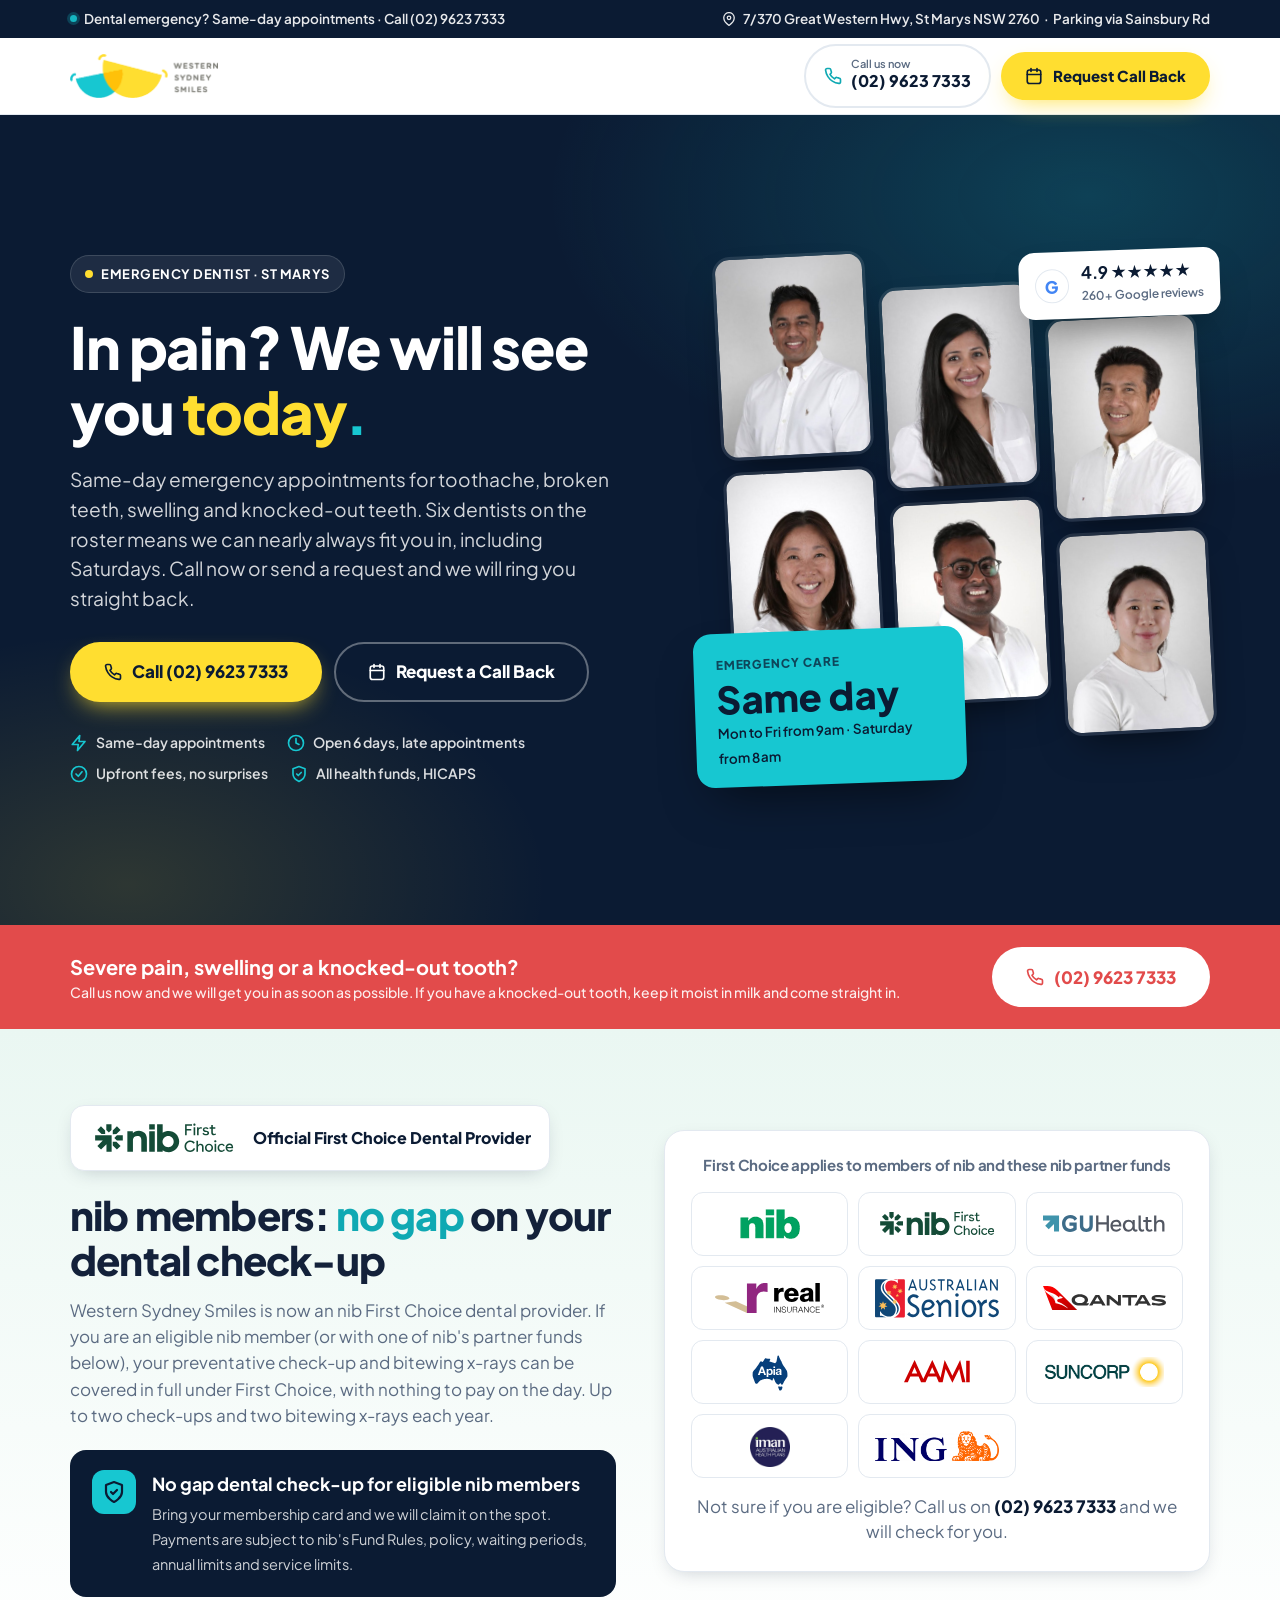
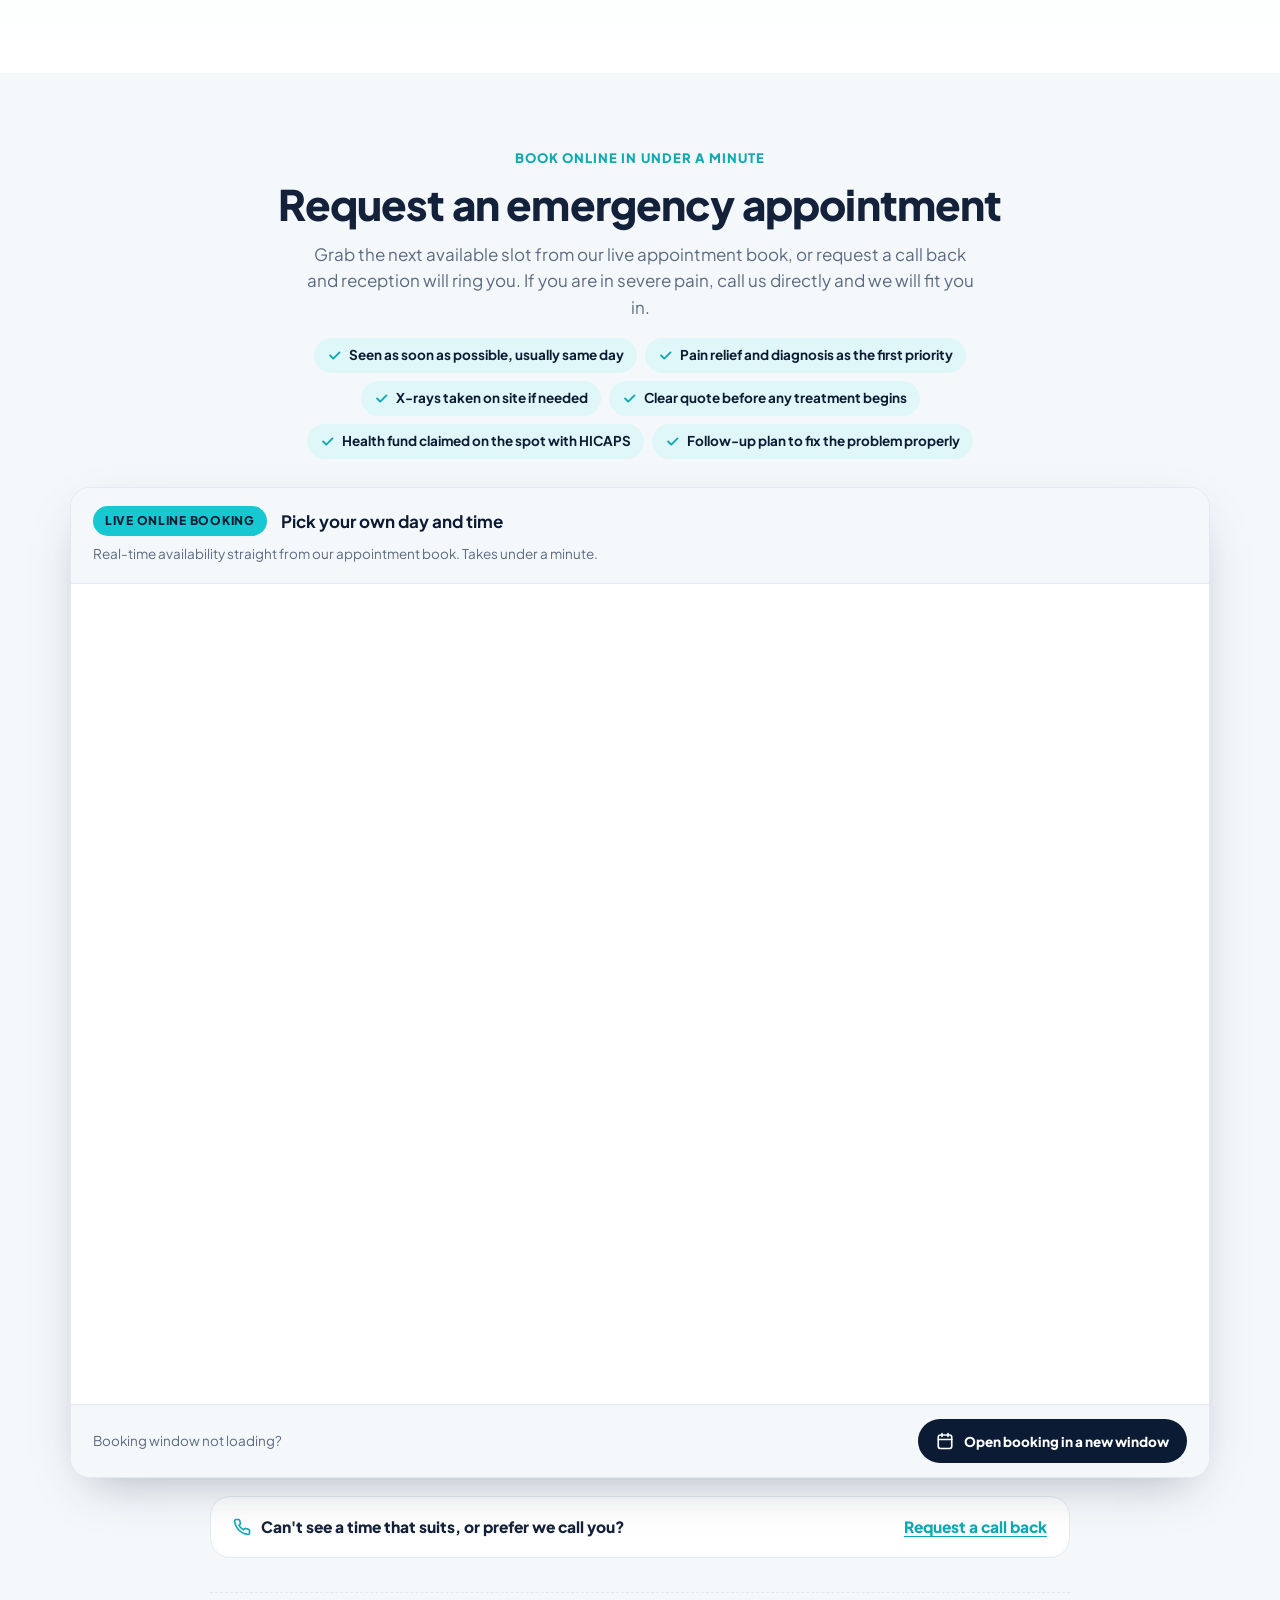
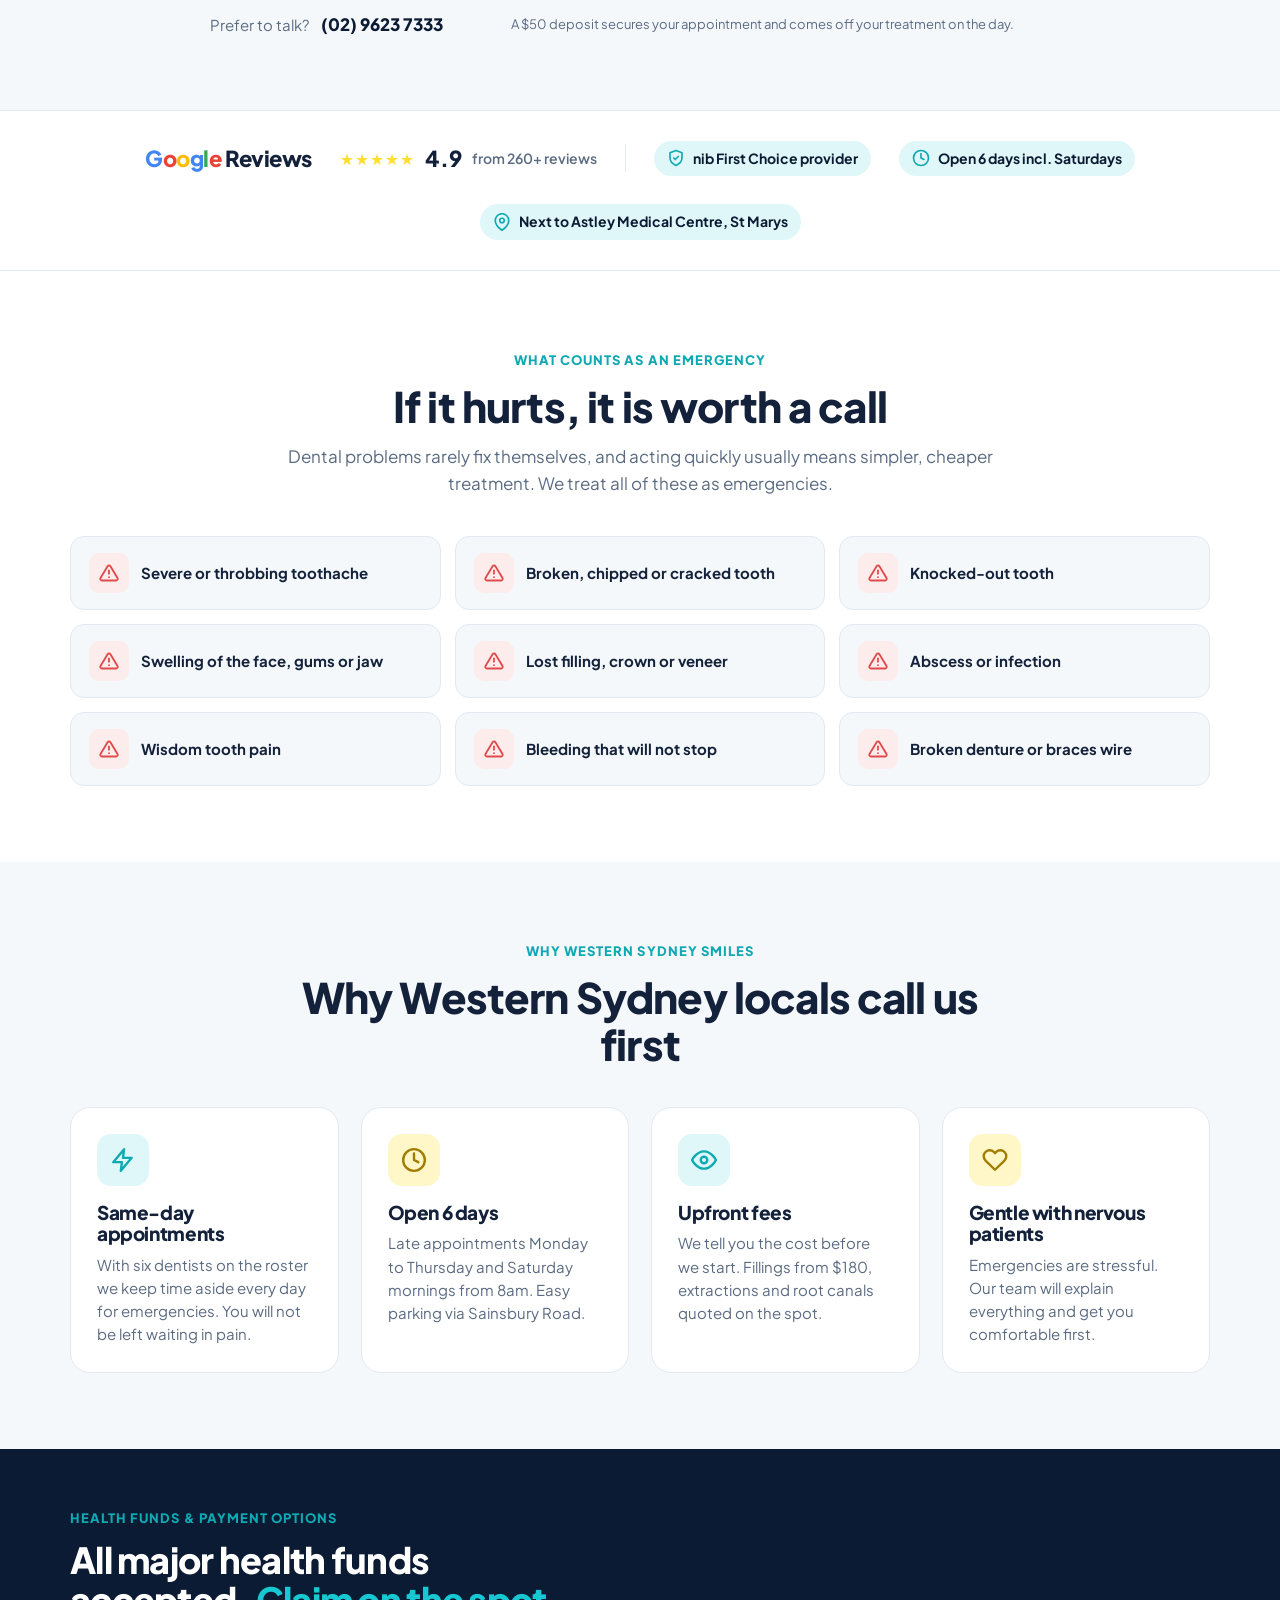
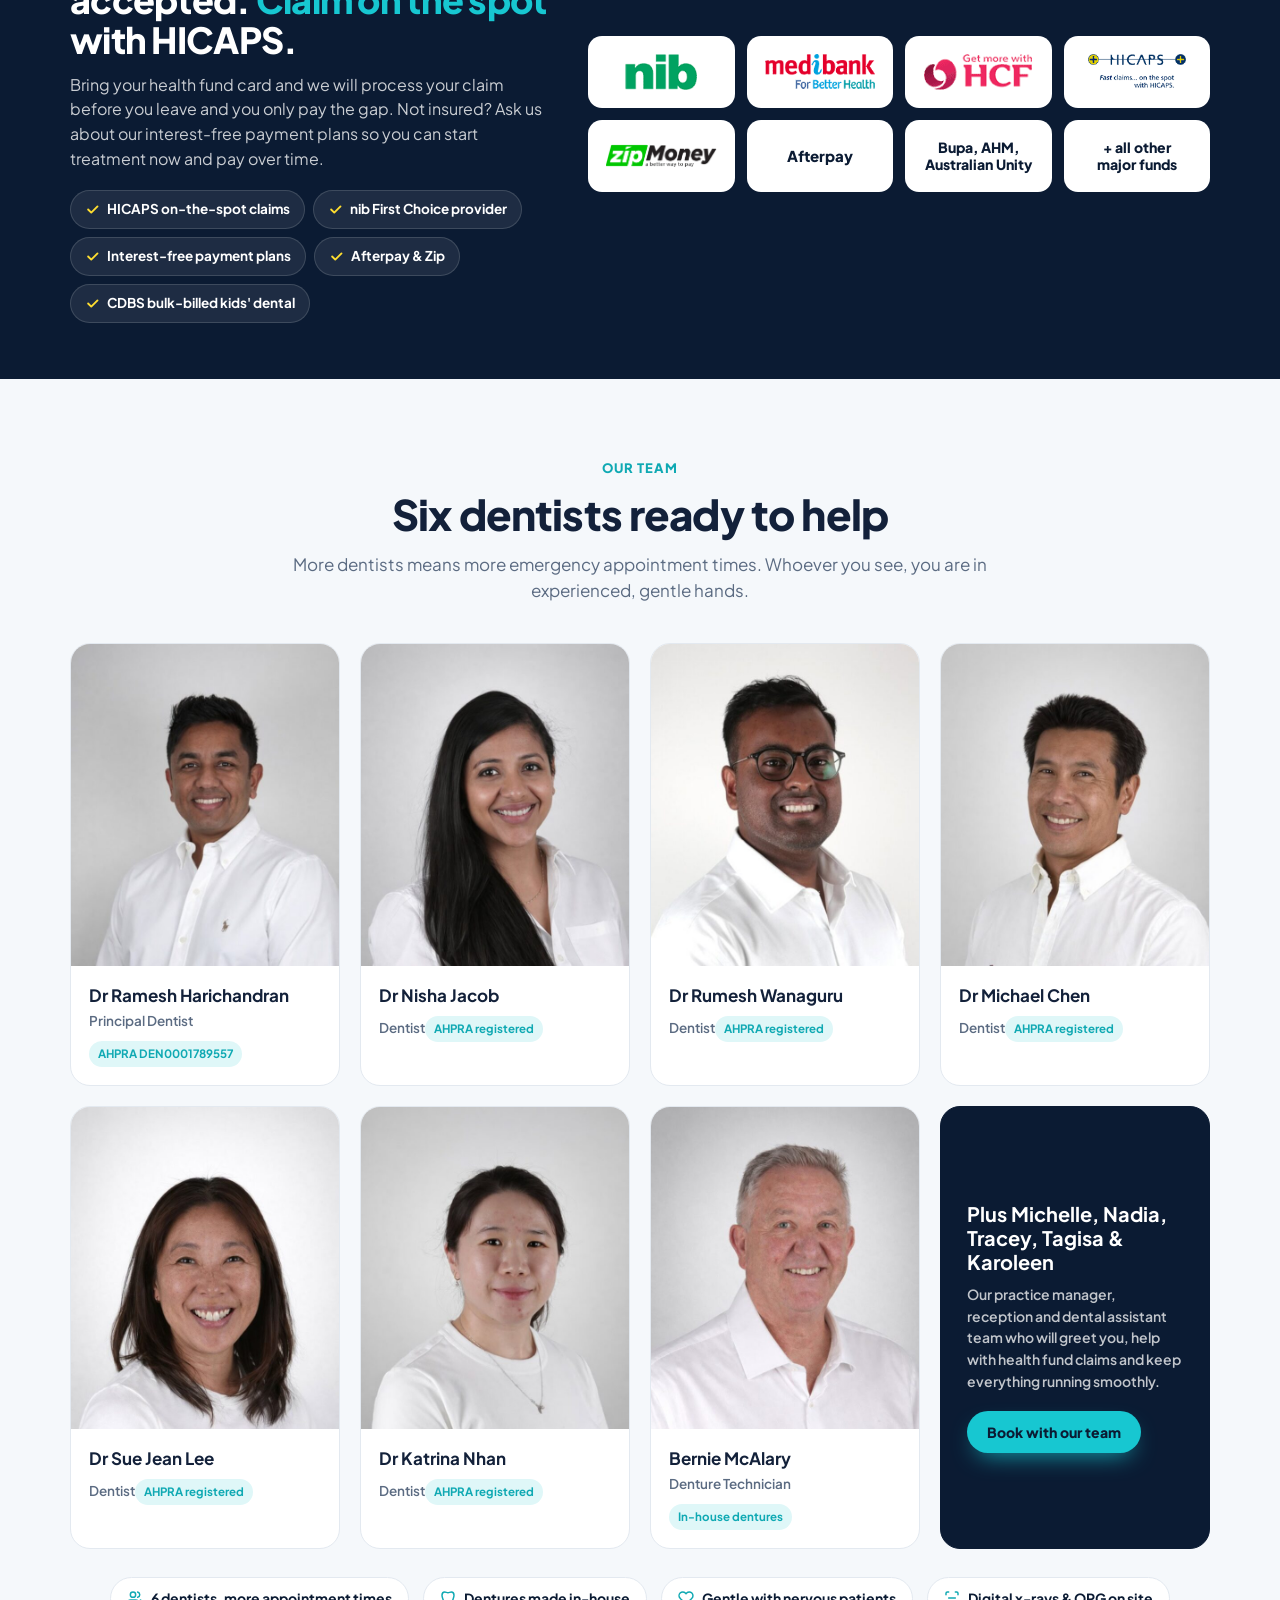
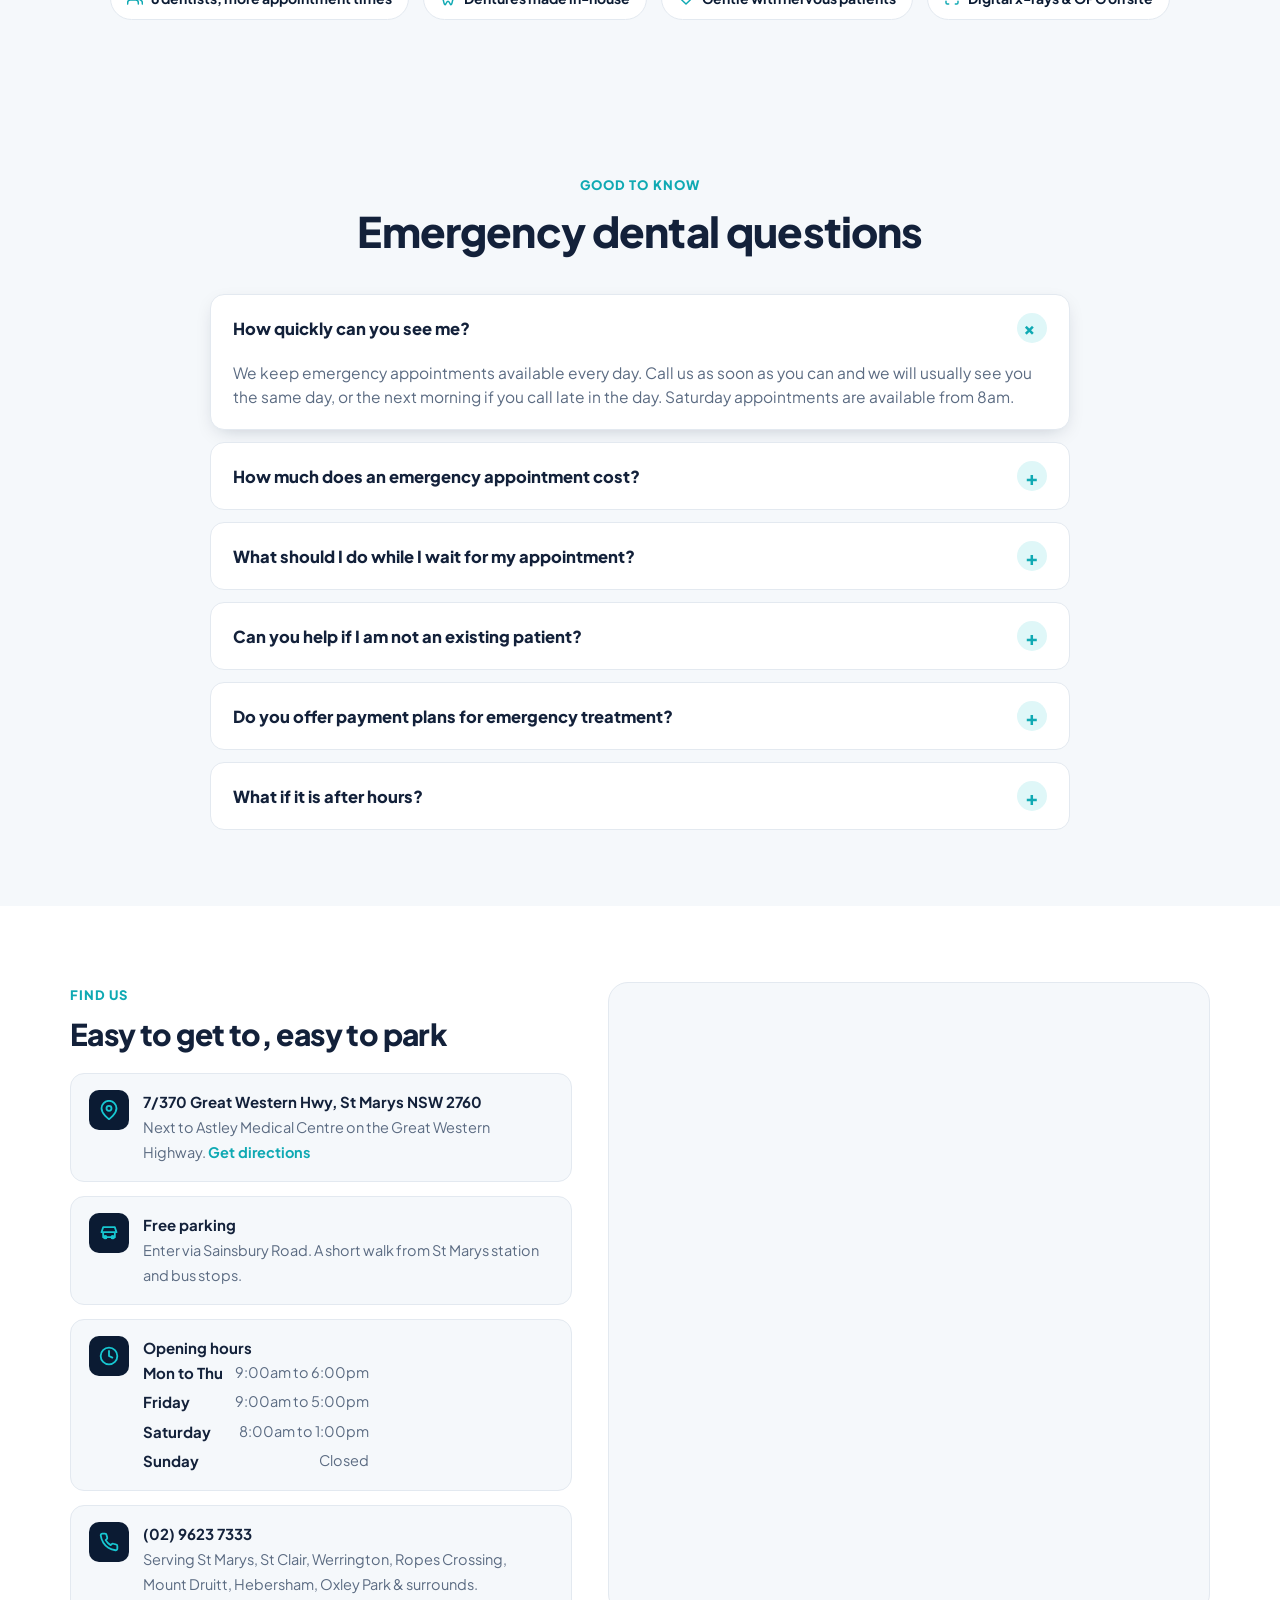
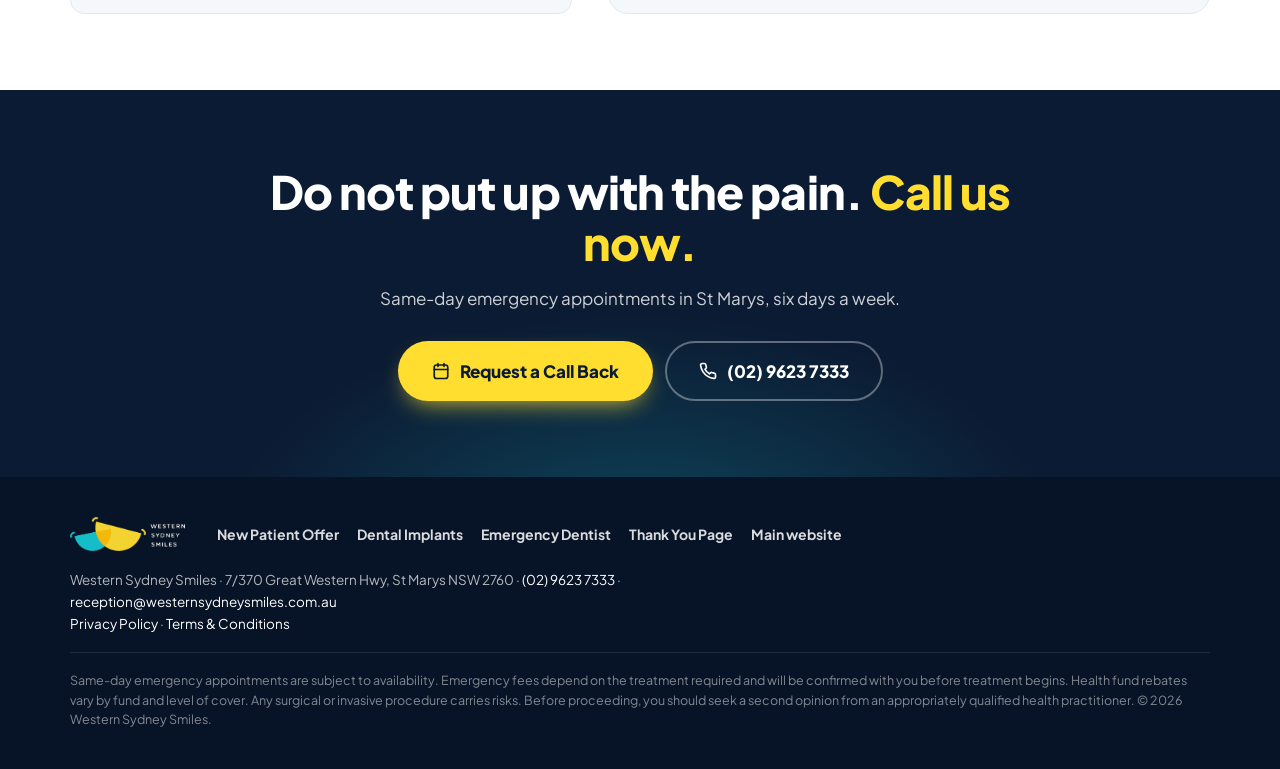
<file: emergency-dentist.html>
<!DOCTYPE html>
<html lang="en-AU">
<head>
<meta charset="utf-8">
<meta name="viewport" content="width=device-width, initial-scale=1">
<title>Emergency Dentist St Marys | Same-Day Appointments | Western Sydney Smiles</title>
<meta name="description" content="Toothache, broken tooth or swelling? Same-day emergency dental appointments in St Marys, open six days including Saturdays. Call (02) 9623 7333 or book online now.">
<meta name="robots" content="noindex, nofollow">
<link rel="icon" href="https://westernsydneysmiles.com.au/wp-content/uploads/2022/02/favicon-1.png">
<link rel="preconnect" href="https://fonts.googleapis.com"><link rel="preconnect" href="https://fonts.gstatic.com" crossorigin>
<link href="https://fonts.googleapis.com/css2?family=Plus+Jakarta+Sans:wght@500;600;700;800&display=swap" rel="stylesheet">
<link rel="stylesheet" href="styles.css">
<!-- Google Tag Manager -->
<script>(function(w,d,s,l,i){w[l]=w[l]||[];w[l].push({'gtm.start':new Date().getTime(),event:'gtm.js'});var f=d.getElementsByTagName(s)[0],j=d.createElement(s),dl=l!='dataLayer'?'&l='+l:'';j.async=true;j.src='https://www.googletagmanager.com/gtm.js?id='+i+dl;f.parentNode.insertBefore(j,f);})(window,document,'script','dataLayer','GTM-NBFVFXH2');</script>
<!-- End Google Tag Manager -->
</head>
<body class="em">
<noscript><iframe src="https://www.googletagmanager.com/ns.html?id=GTM-NBFVFXH2" height="0" width="0" style="display:none;visibility:hidden"></iframe></noscript>
<div class="topbar"><div class="wrap">
  <span><i class="dot"></i>Dental emergency? Same-day appointments · Call (02) 9623 7333</span>
  <span class="hide-m"><svg viewBox="0 0 24 24" fill="none" stroke="currentColor" stroke-width="2.2" stroke-linecap="round" stroke-linejoin="round"><path d="M21 10c0 7-9 13-9 13S3 17 3 10a9 9 0 0 1 18 0z"/><circle cx="12" cy="10" r="3"/></svg> 7/370 Great Western Hwy, St Marys NSW 2760 &nbsp;·&nbsp; Parking via Sainsbury Rd</span>
</div></div><header class="site"><div class="wrap">
  <a class="logo" href="#top" aria-label="Western Sydney Smiles"><img src="img/logo.png" alt="Western Sydney Smiles" width="300" height="89"></a>
  <nav>
    <a class="phone js-call" href="tel:0296237333"><svg viewBox="0 0 24 24" fill="none" stroke="currentColor" stroke-width="2.2" stroke-linecap="round" stroke-linejoin="round"><path d="M22 16.9v3a2 2 0 0 1-2.2 2 19.8 19.8 0 0 1-8.6-3.1 19.5 19.5 0 0 1-6-6A19.8 19.8 0 0 1 2.1 4.2 2 2 0 0 1 4.1 2h3a2 2 0 0 1 2 1.7c.1.9.4 1.8.7 2.7a2 2 0 0 1-.5 2.1L8 9.8a16 16 0 0 0 6 6l1.3-1.3a2 2 0 0 1 2.1-.4c.9.3 1.8.6 2.7.7a2 2 0 0 1 1.9 2z"/></svg><span><small>Call us now</small>(02) 9623 7333</span></a>
    <a class="btn btn-yellow js-book" href="#book"><svg viewBox="0 0 24 24" fill="none" stroke="currentColor" stroke-width="2.2" stroke-linecap="round" stroke-linejoin="round"><rect x="3" y="4" width="18" height="18" rx="3"/><path d="M16 2v4M8 2v4M3 10h18"/></svg> Request Call Back</a>
  </nav>
</div></header><section class="hero" id="top"><div class="wrap">
  <div class="hero-copy">
    <div class="eyebrow"><i class="dot"></i>Emergency dentist · St Marys</div>
    <h1>In pain? We will see you <em>today</em><span class="cy">.</span></h1>
    <p class="lead">Same-day emergency appointments for toothache, broken teeth, swelling and knocked-out teeth. Six dentists on the roster means we can nearly always fit you in, including Saturdays. Call now or send a request and we will ring you straight back.</p>
    <div class="ctas"><a class="btn btn-yellow btn-lg js-call" href="tel:0296237333"><svg viewBox="0 0 24 24" fill="none" stroke="currentColor" stroke-width="2.2" stroke-linecap="round" stroke-linejoin="round"><path d="M22 16.9v3a2 2 0 0 1-2.2 2 19.8 19.8 0 0 1-8.6-3.1 19.5 19.5 0 0 1-6-6A19.8 19.8 0 0 1 2.1 4.2 2 2 0 0 1 4.1 2h3a2 2 0 0 1 2 1.7c.1.9.4 1.8.7 2.7a2 2 0 0 1-.5 2.1L8 9.8a16 16 0 0 0 6 6l1.3-1.3a2 2 0 0 1 2.1-.4c.9.3 1.8.6 2.7.7a2 2 0 0 1 1.9 2z"/></svg> Call (02) 9623 7333</a><a class="btn btn-ghost btn-lg js-book" href="#book"><svg viewBox="0 0 24 24" fill="none" stroke="currentColor" stroke-width="2.2" stroke-linecap="round" stroke-linejoin="round"><rect x="3" y="4" width="18" height="18" rx="3"/><path d="M16 2v4M8 2v4M3 10h18"/></svg> Request a Call Back</a></div>
    <div class="trust"><span><svg viewBox="0 0 24 24" fill="none" stroke="currentColor" stroke-width="2.2" stroke-linecap="round" stroke-linejoin="round"><path d="M13 2 3 14h8l-1 8 10-12h-8z"/></svg> Same-day appointments</span><span><svg viewBox="0 0 24 24" fill="none" stroke="currentColor" stroke-width="2.2" stroke-linecap="round" stroke-linejoin="round"><circle cx="12" cy="12" r="10"/><path d="M12 6v6l4 2"/></svg> Open 6 days, late appointments</span><span><svg viewBox="0 0 24 24" fill="none" stroke="currentColor" stroke-width="2.2" stroke-linecap="round" stroke-linejoin="round"><circle cx="12" cy="12" r="10"/><path d="m8 12 3 3 5-6"/></svg> Upfront fees, no surprises</span><span><svg viewBox="0 0 24 24" fill="none" stroke="currentColor" stroke-width="2.2" stroke-linecap="round" stroke-linejoin="round"><path d="M12 22s8-4 8-10V5l-8-3-8 3v7c0 6 8 10 8 10z"/><path d="m9 12 2 2 4-4"/></svg> All health funds, HICAPS</span></div>
  </div>
  <div class="hero-visual">
    <div class="rating-float"><div class="g">G</div><div><b>4.9 ★★★★★</b><small>260+ Google reviews</small></div></div>
    <div class="collage"><div class="col"><img src="img/team-ramesh.jpg" alt="Dr Ramesh Harichandran" loading="eager"><img src="img/team-sue.jpg" alt="Dr Sue Jean Lee" loading="eager"></div><div class="col"><img src="img/team-nisha.jpg" alt="Dr Nisha Jacob" loading="eager"><img src="img/team-rumesh.jpg" alt="Dr Rumesh Wanaguru" loading="eager"></div><div class="col"><img src="img/team-michael.jpg" alt="Dr Michael Chen" loading="eager"><img src="img/team-katrina.jpg" alt="Dr Katrina Nhan" loading="eager"></div></div>
    <div class="offer-float" style="background:var(--cyan)"><span class="k">Emergency care</span><div class="v">Same day</div><span class="d">Mon to Fri from 9am · Saturday from 8am</span></div>
  </div>
</div></section><div class="call-band"><div class="wrap"><div><b>Severe pain, swelling or a knocked-out tooth?</b><span>Call us now and we will get you in as soon as possible. If you have a knocked-out tooth, keep it moist in milk and come straight in.</span></div><a class="btn btn-lg js-call" href="tel:0296237333"><svg viewBox="0 0 24 24" fill="none" stroke="currentColor" stroke-width="2.2" stroke-linecap="round" stroke-linejoin="round"><path d="M22 16.9v3a2 2 0 0 1-2.2 2 19.8 19.8 0 0 1-8.6-3.1 19.5 19.5 0 0 1-6-6A19.8 19.8 0 0 1 2.1 4.2 2 2 0 0 1 4.1 2h3a2 2 0 0 1 2 1.7c.1.9.4 1.8.7 2.7a2 2 0 0 1-.5 2.1L8 9.8a16 16 0 0 0 6 6l1.3-1.3a2 2 0 0 1 2.1-.4c.9.3 1.8.6 2.7.7a2 2 0 0 1 1.9 2z"/></svg> (02) 9623 7333</a></div></div><section class="nib" id="nib"><div class="wrap">
  <div>
    <div class="nib-logo"><img src="img/nib-first-choice.svg" alt="nib First Choice"><span style="font-weight:800;color:var(--navy)">Official First Choice Dental Provider</span></div>
    <h2>nib members: <span style="color:var(--cyan-dark)">no gap</span> on your dental check-up</h2>
    <p>Western Sydney Smiles is now an nib First Choice dental provider. If you are an eligible nib member (or with one of nib's partner funds below), your preventative check-up and bitewing x-rays can be covered in full under First Choice, with nothing to pay on the day. Up to two check-ups and two bitewing x-rays each year.</p>
    <div class="nogap"><div class="ic"><svg viewBox="0 0 24 24" fill="none" stroke="currentColor" stroke-width="2.2" stroke-linecap="round" stroke-linejoin="round"><path d="M12 22s8-4 8-10V5l-8-3-8 3v7c0 6 8 10 8 10z"/><path d="m9 12 2 2 4-4"/></svg></div><div><b>No gap dental check-up for eligible nib members</b><span>Bring your membership card and we will claim it on the spot. Payments are subject to nib's Fund Rules, policy, waiting periods, annual limits and service limits.</span></div></div>
  </div>
  <div class="partners">
    <h3>First Choice applies to members of nib and these nib partner funds</h3>
    <div class="logos"><div><img src="img/nib.png" alt="nib" class="sm"></div><div><img src="img/nib-first-choice.svg" alt="nib First Choice" class="tall"></div><div><img src="img/gu-health.svg" alt="GU Health" class=""></div><div><img src="img/real.svg" alt="Real Insurance" class=""></div><div><img src="img/australian-seniors.svg" alt="Australian Seniors" class="tall"></div><div><img src="img/qantas.svg" alt="Qantas Insurance" class=""></div><div><img src="img/apia.svg" alt="Apia" class="tall"></div><div><img src="img/aami.svg" alt="AAMI" class="tall"></div><div><img src="img/suncorp.png" alt="Suncorp" class=""></div><div><img src="img/iman.png" alt="IMAN Australian Health Plans" class="tall"></div><div><img src="img/ing.png" alt="ING Health Insurance" class=""></div></div>
    <p class="fine">Not sure if you are eligible? Call us on <a href="tel:0296237333" class="js-call" style="font-weight:800;color:var(--navy)">(02) 9623 7333</a> and we will check for you.</p>
  </div>
</div></section><section class="book" id="book"><div class="wrap">
  <div class="book-head">
    <span class="kicker">Book online in under a minute</span>
    <h2>Request an emergency appointment</h2>
    <p class="lead">Grab the next available slot from our live appointment book, or request a call back and reception will ring you. If you are in severe pain, call us directly and we will fit you in.</p>
    <div class="pill-row incl-chips"><span class="chip"><svg viewBox="0 0 24 24" fill="none" stroke="currentColor" stroke-width="3" stroke-linecap="round" stroke-linejoin="round"><path d="m5 12 5 5L20 7"/></svg> Seen as soon as possible, usually same day</span><span class="chip"><svg viewBox="0 0 24 24" fill="none" stroke="currentColor" stroke-width="3" stroke-linecap="round" stroke-linejoin="round"><path d="m5 12 5 5L20 7"/></svg> Pain relief and diagnosis as the first priority</span><span class="chip"><svg viewBox="0 0 24 24" fill="none" stroke="currentColor" stroke-width="3" stroke-linecap="round" stroke-linejoin="round"><path d="m5 12 5 5L20 7"/></svg> X-rays taken on site if needed</span><span class="chip"><svg viewBox="0 0 24 24" fill="none" stroke="currentColor" stroke-width="3" stroke-linecap="round" stroke-linejoin="round"><path d="m5 12 5 5L20 7"/></svg> Clear quote before any treatment begins</span><span class="chip"><svg viewBox="0 0 24 24" fill="none" stroke="currentColor" stroke-width="3" stroke-linecap="round" stroke-linejoin="round"><path d="m5 12 5 5L20 7"/></svg> Health fund claimed on the spot with HICAPS</span><span class="chip"><svg viewBox="0 0 24 24" fill="none" stroke="currentColor" stroke-width="3" stroke-linecap="round" stroke-linejoin="round"><path d="m5 12 5 5L20 7"/></svg> Follow-up plan to fix the problem properly</span></div>
  </div>
  
    <div class="sched" id="scheduler">
      <div class="sched-head"><span class="tag">Live online booking</span><b>Pick your own day and time</b><span class="s">Real-time availability straight from our appointment book. Takes under a minute.</span></div>
      <div class="sched-frame"><iframe src="https://booking.au.hsone.app/soe/new/Western%20Sydney%20Smiles?pid=AUPNO01" title="Book online with Western Sydney Smiles" loading="eager" allow="payment" referrerpolicy="strict-origin-when-cross-origin"></iframe></div>
      <div class="sched-foot"><span>Booking window not loading?</span><a class="btn btn-navy js-sched-open" href="https://booking.au.hsone.app/soe/new/Western%20Sydney%20Smiles?pid=AUPNO01" target="_blank" rel="noopener"><svg viewBox="0 0 24 24" fill="none" stroke="currentColor" stroke-width="2.2" stroke-linecap="round" stroke-linejoin="round"><rect x="3" y="4" width="18" height="18" rx="3"/><path d="M16 2v4M8 2v4M3 10h18"/></svg> Open booking in a new window</a></div>
    </div>
  <div class="book-under">
    <details class="callback" id="callback">
      <summary><svg viewBox="0 0 24 24" fill="none" stroke="currentColor" stroke-width="2.2" stroke-linecap="round" stroke-linejoin="round"><path d="M22 16.9v3a2 2 0 0 1-2.2 2 19.8 19.8 0 0 1-8.6-3.1 19.5 19.5 0 0 1-6-6A19.8 19.8 0 0 1 2.1 4.2 2 2 0 0 1 4.1 2h3a2 2 0 0 1 2 1.7c.1.9.4 1.8.7 2.7a2 2 0 0 1-.5 2.1L8 9.8a16 16 0 0 0 6 6l1.3-1.3a2 2 0 0 1 2.1-.4c.9.3 1.8.6 2.7.7a2 2 0 0 1 1.9 2z"/></svg> Can't see a time that suits, or prefer we call you? <span>Request a call back</span></summary>
      <form class="form-card cb" id="bookingForm" method="post" action="#" novalidate>
        <h3>Emergency Request</h3>
        <p class="sub">We will ring you back as soon as we can to book you in.</p>
        <input type="hidden" name="source" value="Google Ads"><input type="hidden" name="page" value="Emergency Request">
        <input type="text" name="website" class="sr" tabindex="-1" autocomplete="off" aria-hidden="true">
        <div class="form-grid">
          <div class="full"><label class="f">Are you a new or existing patient?</label>
            <div class="seg">
              <input type="radio" name="patient_type" id="pt-new" value="New patient" checked><label for="pt-new">New patient</label>
              <input type="radio" name="patient_type" id="pt-ex" value="Existing patient"><label for="pt-ex">Existing patient</label>
            </div></div>
          <div><label class="f" for="fname">First name</label><input class="inp" id="fname" name="first_name" required autocomplete="given-name" placeholder="Jane"></div>
          <div><label class="f" for="lname">Last name</label><input class="inp" id="lname" name="last_name" required autocomplete="family-name" placeholder="Smith"></div>
          <div><label class="f" for="mobile">Mobile</label><input class="inp" id="mobile" name="mobile" type="tel" inputmode="tel" required autocomplete="tel" placeholder="04xx xxx xxx"></div>
          <div><label class="f" for="email">Email</label><input class="inp" id="email" name="email" type="email" required autocomplete="email" placeholder="you@email.com"></div>
          <div class="full"><label class="f" for="service">What can we help with?</label><select class="inp" id="service" name="service"><option selected>Toothache or severe pain</option><option>Broken, chipped or cracked tooth</option><option>Lost filling or crown</option><option>Swelling or abscess</option><option>Knocked-out tooth</option><option>Wisdom tooth pain</option><option>Bleeding gums or trauma</option><option>Other emergency</option></select></div>
          
      <div class="full"><label class="f">How urgent is it?</label>
        <div class="seg">
          <input type="radio" name="urgency" id="u1" value="I'm in pain now" checked><label for="u1">I'm in pain now</label>
          <input type="radio" name="urgency" id="u2" value="Within a few days"><label for="u2">Within a few days</label>
        </div></div>
          <div><label class="f" for="day">Preferred day</label><select class="inp" id="day" name="preferred_day"><option>Any day</option><option>Monday</option><option>Tuesday</option><option>Wednesday</option><option>Thursday</option><option>Friday</option><option>Saturday</option></select></div>
          <div><label class="f" for="time">Preferred time</label><select class="inp" id="time" name="preferred_time"><option>Any time</option><option>Morning</option><option>Midday</option><option>Afternoon</option><option>After 5pm</option></select></div>
          <div class="full"><label class="f" for="notes">Anything we should know? <span style="font-weight:500;color:var(--muted)">(optional)</span></label><textarea class="inp" id="notes" name="notes" placeholder="e.g. health fund, concerns, questions"></textarea></div>
        </div>
        <div class="form-msg" id="formMsg"></div>
        <button class="btn btn-navy btn-lg btn-block" type="submit" id="submitBtn"><svg viewBox="0 0 24 24" fill="none" stroke="currentColor" stroke-width="2.2" stroke-linecap="round" stroke-linejoin="round"><path d="M22 16.9v3a2 2 0 0 1-2.2 2 19.8 19.8 0 0 1-8.6-3.1 19.5 19.5 0 0 1-6-6A19.8 19.8 0 0 1 2.1 4.2 2 2 0 0 1 4.1 2h3a2 2 0 0 1 2 1.7c.1.9.4 1.8.7 2.7a2 2 0 0 1-.5 2.1L8 9.8a16 16 0 0 0 6 6l1.3-1.3a2 2 0 0 1 2.1-.4c.9.3 1.8.6 2.7.7a2 2 0 0 1 1.9 2z"/></svg> Request a Call Back</button>
        <p class="fine"><svg viewBox="0 0 24 24" fill="none" stroke="currentColor" stroke-width="2.2" stroke-linecap="round" stroke-linejoin="round"><rect x="3" y="11" width="18" height="11" rx="2"/><path d="M7 11V7a5 5 0 0 1 10 0v4"/></svg>Your details are kept private and only used to arrange your appointment. Our team will call or text you back during opening hours.</p>
      </form>
    </details>
    <div class="or-call">Prefer to talk? <a class="js-call" href="tel:0296237333">(02) 9623 7333</a><span class="dep">A $50 deposit secures your appointment and comes off your treatment on the day.</span></div>
  </div>
</div></section><div class="rating-band"><div class="wrap">
  <span class="g"><i class="b">G</i><i class="r">o</i><i class="y">o</i><i class="b">g</i><i class="gr">l</i><i class="r">e</i> Reviews</span>
  <span class="score"><span class="stars">★★★★★</span> 4.9 <small>from 260+ reviews</small></span>
  <span class="sep"></span>
  <span class="chip"><svg viewBox="0 0 24 24" fill="none" stroke="currentColor" stroke-width="2.2" stroke-linecap="round" stroke-linejoin="round"><path d="M12 22s8-4 8-10V5l-8-3-8 3v7c0 6 8 10 8 10z"/><path d="m9 12 2 2 4-4"/></svg> nib First Choice provider</span>
  <span class="chip"><svg viewBox="0 0 24 24" fill="none" stroke="currentColor" stroke-width="2.2" stroke-linecap="round" stroke-linejoin="round"><circle cx="12" cy="12" r="10"/><path d="M12 6v6l4 2"/></svg> Open 6 days incl. Saturdays</span>
  <span class="chip"><svg viewBox="0 0 24 24" fill="none" stroke="currentColor" stroke-width="2.2" stroke-linecap="round" stroke-linejoin="round"><path d="M21 10c0 7-9 13-9 13S3 17 3 10a9 9 0 0 1 18 0z"/><circle cx="12" cy="10" r="3"/></svg> Next to Astley Medical Centre, St Marys</span>
</div></div><section class="urgent" id="emergencies"><div class="wrap">
  <div class="sec-h center"><span class="kicker">What counts as an emergency</span><h2>If it hurts, it is worth a call</h2><p>Dental problems rarely fix themselves, and acting quickly usually means simpler, cheaper treatment. We treat all of these as emergencies.</p></div>
  <div class="urgent-list">
    <div><span class="ic"><svg viewBox="0 0 24 24" fill="none" stroke="currentColor" stroke-width="2.2" stroke-linecap="round" stroke-linejoin="round"><path d="M10.3 3.9 1.8 18a2 2 0 0 0 1.7 3h17a2 2 0 0 0 1.7-3L13.7 3.9a2 2 0 0 0-3.4 0z"/><path d="M12 9v4M12 17h.01"/></svg></span>Severe or throbbing toothache</div>
    <div><span class="ic"><svg viewBox="0 0 24 24" fill="none" stroke="currentColor" stroke-width="2.2" stroke-linecap="round" stroke-linejoin="round"><path d="M10.3 3.9 1.8 18a2 2 0 0 0 1.7 3h17a2 2 0 0 0 1.7-3L13.7 3.9a2 2 0 0 0-3.4 0z"/><path d="M12 9v4M12 17h.01"/></svg></span>Broken, chipped or cracked tooth</div>
    <div><span class="ic"><svg viewBox="0 0 24 24" fill="none" stroke="currentColor" stroke-width="2.2" stroke-linecap="round" stroke-linejoin="round"><path d="M10.3 3.9 1.8 18a2 2 0 0 0 1.7 3h17a2 2 0 0 0 1.7-3L13.7 3.9a2 2 0 0 0-3.4 0z"/><path d="M12 9v4M12 17h.01"/></svg></span>Knocked-out tooth</div>
    <div><span class="ic"><svg viewBox="0 0 24 24" fill="none" stroke="currentColor" stroke-width="2.2" stroke-linecap="round" stroke-linejoin="round"><path d="M10.3 3.9 1.8 18a2 2 0 0 0 1.7 3h17a2 2 0 0 0 1.7-3L13.7 3.9a2 2 0 0 0-3.4 0z"/><path d="M12 9v4M12 17h.01"/></svg></span>Swelling of the face, gums or jaw</div>
    <div><span class="ic"><svg viewBox="0 0 24 24" fill="none" stroke="currentColor" stroke-width="2.2" stroke-linecap="round" stroke-linejoin="round"><path d="M10.3 3.9 1.8 18a2 2 0 0 0 1.7 3h17a2 2 0 0 0 1.7-3L13.7 3.9a2 2 0 0 0-3.4 0z"/><path d="M12 9v4M12 17h.01"/></svg></span>Lost filling, crown or veneer</div>
    <div><span class="ic"><svg viewBox="0 0 24 24" fill="none" stroke="currentColor" stroke-width="2.2" stroke-linecap="round" stroke-linejoin="round"><path d="M10.3 3.9 1.8 18a2 2 0 0 0 1.7 3h17a2 2 0 0 0 1.7-3L13.7 3.9a2 2 0 0 0-3.4 0z"/><path d="M12 9v4M12 17h.01"/></svg></span>Abscess or infection</div>
    <div><span class="ic"><svg viewBox="0 0 24 24" fill="none" stroke="currentColor" stroke-width="2.2" stroke-linecap="round" stroke-linejoin="round"><path d="M10.3 3.9 1.8 18a2 2 0 0 0 1.7 3h17a2 2 0 0 0 1.7-3L13.7 3.9a2 2 0 0 0-3.4 0z"/><path d="M12 9v4M12 17h.01"/></svg></span>Wisdom tooth pain</div>
    <div><span class="ic"><svg viewBox="0 0 24 24" fill="none" stroke="currentColor" stroke-width="2.2" stroke-linecap="round" stroke-linejoin="round"><path d="M10.3 3.9 1.8 18a2 2 0 0 0 1.7 3h17a2 2 0 0 0 1.7-3L13.7 3.9a2 2 0 0 0-3.4 0z"/><path d="M12 9v4M12 17h.01"/></svg></span>Bleeding that will not stop</div>
    <div><span class="ic"><svg viewBox="0 0 24 24" fill="none" stroke="currentColor" stroke-width="2.2" stroke-linecap="round" stroke-linejoin="round"><path d="M10.3 3.9 1.8 18a2 2 0 0 0 1.7 3h17a2 2 0 0 0 1.7-3L13.7 3.9a2 2 0 0 0-3.4 0z"/><path d="M12 9v4M12 17h.01"/></svg></span>Broken denture or braces wire</div>
  </div>
</div></section><section id="why" style="background:var(--bg)"><div class="wrap">
  <div class="sec-h center"><span class="kicker">Why Western Sydney Smiles</span><h2>Why Western Sydney locals call us first</h2></div>
  <div class="grid-4"><div class="feat"><div class="ic "><svg viewBox="0 0 24 24" fill="none" stroke="currentColor" stroke-width="2.2" stroke-linecap="round" stroke-linejoin="round"><path d="M13 2 3 14h8l-1 8 10-12h-8z"/></svg></div><h3>Same-day appointments</h3><p>With six dentists on the roster we keep time aside every day for emergencies. You will not be left waiting in pain.</p></div><div class="feat"><div class="ic y"><svg viewBox="0 0 24 24" fill="none" stroke="currentColor" stroke-width="2.2" stroke-linecap="round" stroke-linejoin="round"><circle cx="12" cy="12" r="10"/><path d="M12 6v6l4 2"/></svg></div><h3>Open 6 days</h3><p>Late appointments Monday to Thursday and Saturday mornings from 8am. Easy parking via Sainsbury Road.</p></div><div class="feat"><div class="ic "><svg viewBox="0 0 24 24" fill="none" stroke="currentColor" stroke-width="2.2" stroke-linecap="round" stroke-linejoin="round"><path d="M1 12s4-8 11-8 11 8 11 8-4 8-11 8-11-8-11-8z"/><circle cx="12" cy="12" r="3"/></svg></div><h3>Upfront fees</h3><p>We tell you the cost before we start. Fillings from $180, extractions and root canals quoted on the spot.</p></div><div class="feat"><div class="ic y"><svg viewBox="0 0 24 24" fill="none" stroke="currentColor" stroke-width="2.2" stroke-linecap="round" stroke-linejoin="round"><path d="M20.8 4.6a5.5 5.5 0 0 0-7.8 0L12 5.7l-1-1.1a5.5 5.5 0 0 0-7.8 7.8l1 1.1L12 21l7.8-7.5 1-1.1a5.5 5.5 0 0 0 0-7.8z"/></svg></div><h3>Gentle with nervous patients</h3><p>Emergencies are stressful. Our team will explain everything and get you comfortable first.</p></div></div>
</div></section><section class="funds" id="funds"><div class="wrap">
  <div>
    <span class="kicker">Health funds &amp; payment options</span>
    <h2>All major health funds accepted. <span>Claim on the spot</span> with HICAPS.</h2>
    <p>Bring your health fund card and we will process your claim before you leave and you only pay the gap. Not insured? Ask us about our interest-free payment plans so you can start treatment now and pay over time.</p>
    <div class="pay-pills">
      <span><svg viewBox="0 0 24 24" fill="none" stroke="currentColor" stroke-width="3" stroke-linecap="round" stroke-linejoin="round"><path d="m5 12 5 5L20 7"/></svg> HICAPS on-the-spot claims</span>
      <span><svg viewBox="0 0 24 24" fill="none" stroke="currentColor" stroke-width="3" stroke-linecap="round" stroke-linejoin="round"><path d="m5 12 5 5L20 7"/></svg> nib First Choice provider</span>
      <span><svg viewBox="0 0 24 24" fill="none" stroke="currentColor" stroke-width="3" stroke-linecap="round" stroke-linejoin="round"><path d="m5 12 5 5L20 7"/></svg> Interest-free payment plans</span>
      <span><svg viewBox="0 0 24 24" fill="none" stroke="currentColor" stroke-width="3" stroke-linecap="round" stroke-linejoin="round"><path d="m5 12 5 5L20 7"/></svg> Afterpay &amp; Zip</span>
      <span><svg viewBox="0 0 24 24" fill="none" stroke="currentColor" stroke-width="3" stroke-linecap="round" stroke-linejoin="round"><path d="m5 12 5 5L20 7"/></svg> CDBS bulk-billed kids' dental</span>
    </div>
  </div>
  <div class="fund-logos">
    <div><img src="img/nib.png" alt="nib"></div>
    <div><img src="img/medibank.png" alt="Medibank"></div>
    <div><img src="img/hcf.png" alt="HCF"></div>
    <div><img src="img/hicaps.png" alt="HICAPS"></div>
    <div><img src="img/zipmoney.png" alt="Zip Money" class="sm"></div>
    <div><span style="font-weight:800;color:var(--navy);font-size:15px">Afterpay</span></div>
    <div><span style="font-weight:800;color:var(--navy);font-size:14px;text-align:center;line-height:1.2">Bupa, AHM,<br>Australian Unity</span></div>
    <div><span style="font-weight:800;color:var(--navy);font-size:14px;text-align:center;line-height:1.2">+ all other<br>major funds</span></div>
  </div>
</div></section><section class="team" id="team"><div class="wrap">
  <div class="sec-h center"><span class="kicker">Our team</span><h2>Six dentists ready to help</h2><p>More dentists means more emergency appointment times. Whoever you see, you are in experienced, gentle hands.</p></div>
  <div class="team-grid"><div class="tm"><img src="img/team-ramesh.jpg" alt="Dr Ramesh Harichandran" loading="lazy"><div class="c"><b>Dr Ramesh Harichandran</b><span>Principal Dentist</span><span class=ah>AHPRA DEN0001789557</span></div></div><div class="tm"><img src="img/team-nisha.jpg" alt="Dr Nisha Jacob" loading="lazy"><div class="c"><b>Dr Nisha Jacob</b><span>Dentist</span><span class=ah>AHPRA registered</span></div></div><div class="tm"><img src="img/team-rumesh.jpg" alt="Dr Rumesh Wanaguru" loading="lazy"><div class="c"><b>Dr Rumesh Wanaguru</b><span>Dentist</span><span class=ah>AHPRA registered</span></div></div><div class="tm"><img src="img/team-michael.jpg" alt="Dr Michael Chen" loading="lazy"><div class="c"><b>Dr Michael Chen</b><span>Dentist</span><span class=ah>AHPRA registered</span></div></div><div class="tm"><img src="img/team-sue.jpg" alt="Dr Sue Jean Lee" loading="lazy"><div class="c"><b>Dr Sue Jean Lee</b><span>Dentist</span><span class=ah>AHPRA registered</span></div></div><div class="tm"><img src="img/team-katrina.jpg" alt="Dr Katrina Nhan" loading="lazy"><div class="c"><b>Dr Katrina Nhan</b><span>Dentist</span><span class=ah>AHPRA registered</span></div></div><div class="tm"><img src="img/team-bernie.jpg" alt="Bernie McAlary" loading="lazy"><div class="c"><b>Bernie McAlary</b><span>Denture Technician</span><span class=ah>In-house dentures</span></div></div><div class="tm" style="background:var(--navy);color:#fff;display:flex;flex-direction:column;justify-content:center;padding:26px;border-color:var(--navy)"><b style="font-size:20px;line-height:1.2;margin-bottom:10px">Plus Michelle, Nadia, Tracey, Tagisa &amp; Karoleen</b><span style="color:rgba(255,255,255,.75);font-size:14px">Our practice manager, reception and dental assistant team who will greet you, help with health fund claims and keep everything running smoothly.</span><a class="btn btn-cyan js-book" href="#book" style="margin-top:18px;align-self:flex-start;padding:12px 18px;font-size:14px">Book with our team</a></div></div>
  <div class="team-note"><span><svg viewBox="0 0 24 24" fill="none" stroke="currentColor" stroke-width="2.2" stroke-linecap="round" stroke-linejoin="round"><path d="M17 21v-2a4 4 0 0 0-4-4H5a4 4 0 0 0-4 4v2"/><circle cx="9" cy="7" r="4"/><path d="M23 21v-2a4 4 0 0 0-3-3.9M16 3.1a4 4 0 0 1 0 7.8"/></svg> 6 dentists, more appointment times</span><span><svg viewBox="0 0 24 24" fill="none" stroke="currentColor" stroke-width="2.2" stroke-linecap="round" stroke-linejoin="round"><path d="M7 3c-2.5 0-4 2-4 5 0 4 2 6 2.5 9.5S7 22 8 22s1.5-5 4-5 3 5 4 5 2-1 2.5-4.5S21 12 21 8c0-3-1.5-5-4-5-2 0-3 1-5 1S9 3 7 3z"/></svg> Dentures made in-house</span><span><svg viewBox="0 0 24 24" fill="none" stroke="currentColor" stroke-width="2.2" stroke-linecap="round" stroke-linejoin="round"><path d="M20.8 4.6a5.5 5.5 0 0 0-7.8 0L12 5.7l-1-1.1a5.5 5.5 0 0 0-7.8 7.8l1 1.1L12 21l7.8-7.5 1-1.1a5.5 5.5 0 0 0 0-7.8z"/></svg> Gentle with nervous patients</span><span><svg viewBox="0 0 24 24" fill="none" stroke="currentColor" stroke-width="2.2" stroke-linecap="round" stroke-linejoin="round"><path d="M3 7V5a2 2 0 0 1 2-2h2M17 3h2a2 2 0 0 1 2 2v2M21 17v2a2 2 0 0 1-2 2h-2M7 21H5a2 2 0 0 1-2-2v-2M7 12h10"/></svg> Digital x-rays &amp; OPG on site</span></div>
</div></section><section class="faq" id="faq"><div class="wrap">
  <div class="sec-h center"><span class="kicker">Good to know</span><h2>Emergency dental questions</h2></div>
  <div class="list"><details open><summary>How quickly can you see me?</summary><p>We keep emergency appointments available every day. Call us as soon as you can and we will usually see you the same day, or the next morning if you call late in the day. Saturday appointments are available from 8am.</p></details><details><summary>How much does an emergency appointment cost?</summary><p>It depends on what is needed. We will examine you, take any x-rays required and give you a clear quote before any treatment begins. As a guide, fillings start from $180 and root canal therapy from $840. Health fund rebates are claimed on the spot.</p></details><details><summary>What should I do while I wait for my appointment?</summary><p>Take over-the-counter pain relief as directed on the packet, rinse with warm salty water and avoid very hot, cold or sweet foods. For a knocked-out adult tooth, hold it by the crown (not the root), keep it in milk or saliva and come in immediately, ideally within the hour.</p></details><details><summary>Can you help if I am not an existing patient?</summary><p>Yes. We welcome new patients for emergency care. Just call or send a request and we will take your details over the phone.</p></details><details><summary>Do you offer payment plans for emergency treatment?</summary><p>Yes. If you need more extensive treatment such as a root canal or crown, we offer interest-free payment plans with on-the-spot approval, plus Afterpay and Zip, so you can get out of pain now and pay over time.</p></details><details><summary>What if it is after hours?</summary><p>Our hours are Monday to Thursday 9am to 6pm, Friday 9am to 5pm and Saturday 8am to 1pm. Send a request through this page at any time and we will call you first thing. If you have severe facial swelling, difficulty breathing or swallowing, go to your nearest hospital emergency department.</p></details></div>
</div></section><section class="loc" id="location"><div class="wrap">
  <div class="info">
    <div class="sec-h" style="margin-bottom:8px"><span class="kicker">Find us</span><h2 style="font-size:30px">Easy to get to, easy to park</h2></div>
    <div class="row"><div class="ic"><svg viewBox="0 0 24 24" fill="none" stroke="currentColor" stroke-width="2.2" stroke-linecap="round" stroke-linejoin="round"><path d="M21 10c0 7-9 13-9 13S3 17 3 10a9 9 0 0 1 18 0z"/><circle cx="12" cy="10" r="3"/></svg></div><div><b>7/370 Great Western Hwy, St Marys NSW 2760</b><span>Next to Astley Medical Centre on the Great Western Highway. <a href="https://www.google.com/maps/place/Western+Sydney+Smiles+-+Dentist+St+Marys/@-33.7701599,150.7706231,17z/data=!3m1!4b1!4m5!3m4!1s0x6b129aac30421427:0x8fbea03fccc22ecb!8m2!3d-33.7701644!4d150.7728118" target="_blank" rel="noopener" style="color:var(--cyan-dark);font-weight:700">Get directions</a></span></div></div>
    <div class="row"><div class="ic"><svg viewBox="0 0 24 24" fill="none" stroke="currentColor" stroke-width="2.2" stroke-linecap="round" stroke-linejoin="round"><path d="M5 17h14M3 11l2-6h14l2 6M5 11h14v6H5z"/><circle cx="7.5" cy="17" r="1.5"/><circle cx="16.5" cy="17" r="1.5"/></svg></div><div><b>Free parking</b><span>Enter via Sainsbury Road. A short walk from St Marys station and bus stops.</span></div></div>
    <div class="row"><div class="ic"><svg viewBox="0 0 24 24" fill="none" stroke="currentColor" stroke-width="2.2" stroke-linecap="round" stroke-linejoin="round"><circle cx="12" cy="12" r="10"/><path d="M12 6v6l4 2"/></svg></div><div><b>Opening hours</b><div class="hours"><div><b>Mon to Thu</b><span>9:00am to 6:00pm</span></div><div><b>Friday</b><span>9:00am to 5:00pm</span></div><div><b>Saturday</b><span>8:00am to 1:00pm</span></div><div><b>Sunday</b><span>Closed</span></div></div></div></div>
    <div class="row"><div class="ic"><svg viewBox="0 0 24 24" fill="none" stroke="currentColor" stroke-width="2.2" stroke-linecap="round" stroke-linejoin="round"><path d="M22 16.9v3a2 2 0 0 1-2.2 2 19.8 19.8 0 0 1-8.6-3.1 19.5 19.5 0 0 1-6-6A19.8 19.8 0 0 1 2.1 4.2 2 2 0 0 1 4.1 2h3a2 2 0 0 1 2 1.7c.1.9.4 1.8.7 2.7a2 2 0 0 1-.5 2.1L8 9.8a16 16 0 0 0 6 6l1.3-1.3a2 2 0 0 1 2.1-.4c.9.3 1.8.6 2.7.7a2 2 0 0 1 1.9 2z"/></svg></div><div><b><a class="js-call" href="tel:0296237333">(02) 9623 7333</a></b><span>Serving St Marys, St Clair, Werrington, Ropes Crossing, Mount Druitt, Hebersham, Oxley Park &amp; surrounds.</span></div></div>
  </div>
  <div class="map"><iframe src="https://www.google.com/maps?q=Western+Sydney+Smiles+7/370+Great+Western+Hwy+St+Marys+NSW+2760&output=embed" loading="lazy" title="Map to Western Sydney Smiles" allowfullscreen referrerpolicy="no-referrer-when-downgrade"></iframe></div>
</div></section><section class="final"><div class="wrap">
  <h2>Do not put up with the pain. <em>Call us now.</em></h2><p>Same-day emergency appointments in St Marys, six days a week.</p>
  <div class="ctas"><a class="btn btn-yellow btn-lg js-book" href="#book"><svg viewBox="0 0 24 24" fill="none" stroke="currentColor" stroke-width="2.2" stroke-linecap="round" stroke-linejoin="round"><rect x="3" y="4" width="18" height="18" rx="3"/><path d="M16 2v4M8 2v4M3 10h18"/></svg> Request a Call Back</a><a class="btn btn-ghost btn-lg js-call" href="tel:0296237333"><svg viewBox="0 0 24 24" fill="none" stroke="currentColor" stroke-width="2.2" stroke-linecap="round" stroke-linejoin="round"><path d="M22 16.9v3a2 2 0 0 1-2.2 2 19.8 19.8 0 0 1-8.6-3.1 19.5 19.5 0 0 1-6-6A19.8 19.8 0 0 1 2.1 4.2 2 2 0 0 1 4.1 2h3a2 2 0 0 1 2 1.7c.1.9.4 1.8.7 2.7a2 2 0 0 1-.5 2.1L8 9.8a16 16 0 0 0 6 6l1.3-1.3a2 2 0 0 1 2.1-.4c.9.3 1.8.6 2.7.7a2 2 0 0 1 1.9 2z"/></svg> (02) 9623 7333</a></div>
</div></section><footer><div class="wrap">
  <img src="img/logo-white.png" alt="Western Sydney Smiles">
  <nav class="fnav"><a href="index.html">New Patient Offer</a><a href="dental-implants.html">Dental Implants</a><a href="emergency-dentist.html">Emergency Dentist</a><a href="thank-you.html">Thank You Page</a><a href="https://westernsydneysmiles.com.au" target="_blank" rel="noopener">Main website</a></nav>
  <p>Western Sydney Smiles · 7/370 Great Western Hwy, St Marys NSW 2760 · <a class="js-call" href="tel:0296237333">(02) 9623 7333</a> · <a href="mailto:reception@westernsydneysmiles.com.au">reception@westernsydneysmiles.com.au</a><br><a href="https://westernsydneysmiles.com.au/privacy-policy/" target="_blank" rel="noopener">Privacy Policy</a> · <a href="https://westernsydneysmiles.com.au/terms-and-conditions/" target="_blank" rel="noopener">Terms &amp; Conditions</a></p>
  <div class="tc">Same-day emergency appointments are subject to availability. Emergency fees depend on the treatment required and will be confirmed with you before treatment begins. Health fund rebates vary by fund and level of cover. Any surgical or invasive procedure carries risks. Before proceeding, you should seek a second opinion from an appropriately qualified health practitioner. © 2026 Western Sydney Smiles.</div>
</div></footer>
<div class="mcta"><a class="btn btn-outline js-call" href="tel:0296237333"><svg viewBox="0 0 24 24" fill="none" stroke="currentColor" stroke-width="2.2" stroke-linecap="round" stroke-linejoin="round"><path d="M22 16.9v3a2 2 0 0 1-2.2 2 19.8 19.8 0 0 1-8.6-3.1 19.5 19.5 0 0 1-6-6A19.8 19.8 0 0 1 2.1 4.2 2 2 0 0 1 4.1 2h3a2 2 0 0 1 2 1.7c.1.9.4 1.8.7 2.7a2 2 0 0 1-.5 2.1L8 9.8a16 16 0 0 0 6 6l1.3-1.3a2 2 0 0 1 2.1-.4c.9.3 1.8.6 2.7.7a2 2 0 0 1 1.9 2z"/></svg> Call now</a><a class="btn btn-yellow js-book" href="#book"><svg viewBox="0 0 24 24" fill="none" stroke="currentColor" stroke-width="2.2" stroke-linecap="round" stroke-linejoin="round"><rect x="3" y="4" width="18" height="18" rx="3"/><path d="M16 2v4M8 2v4M3 10h18"/></svg> Book online</a></div>
<script src="main.js"></script>
</body></html>
</file>
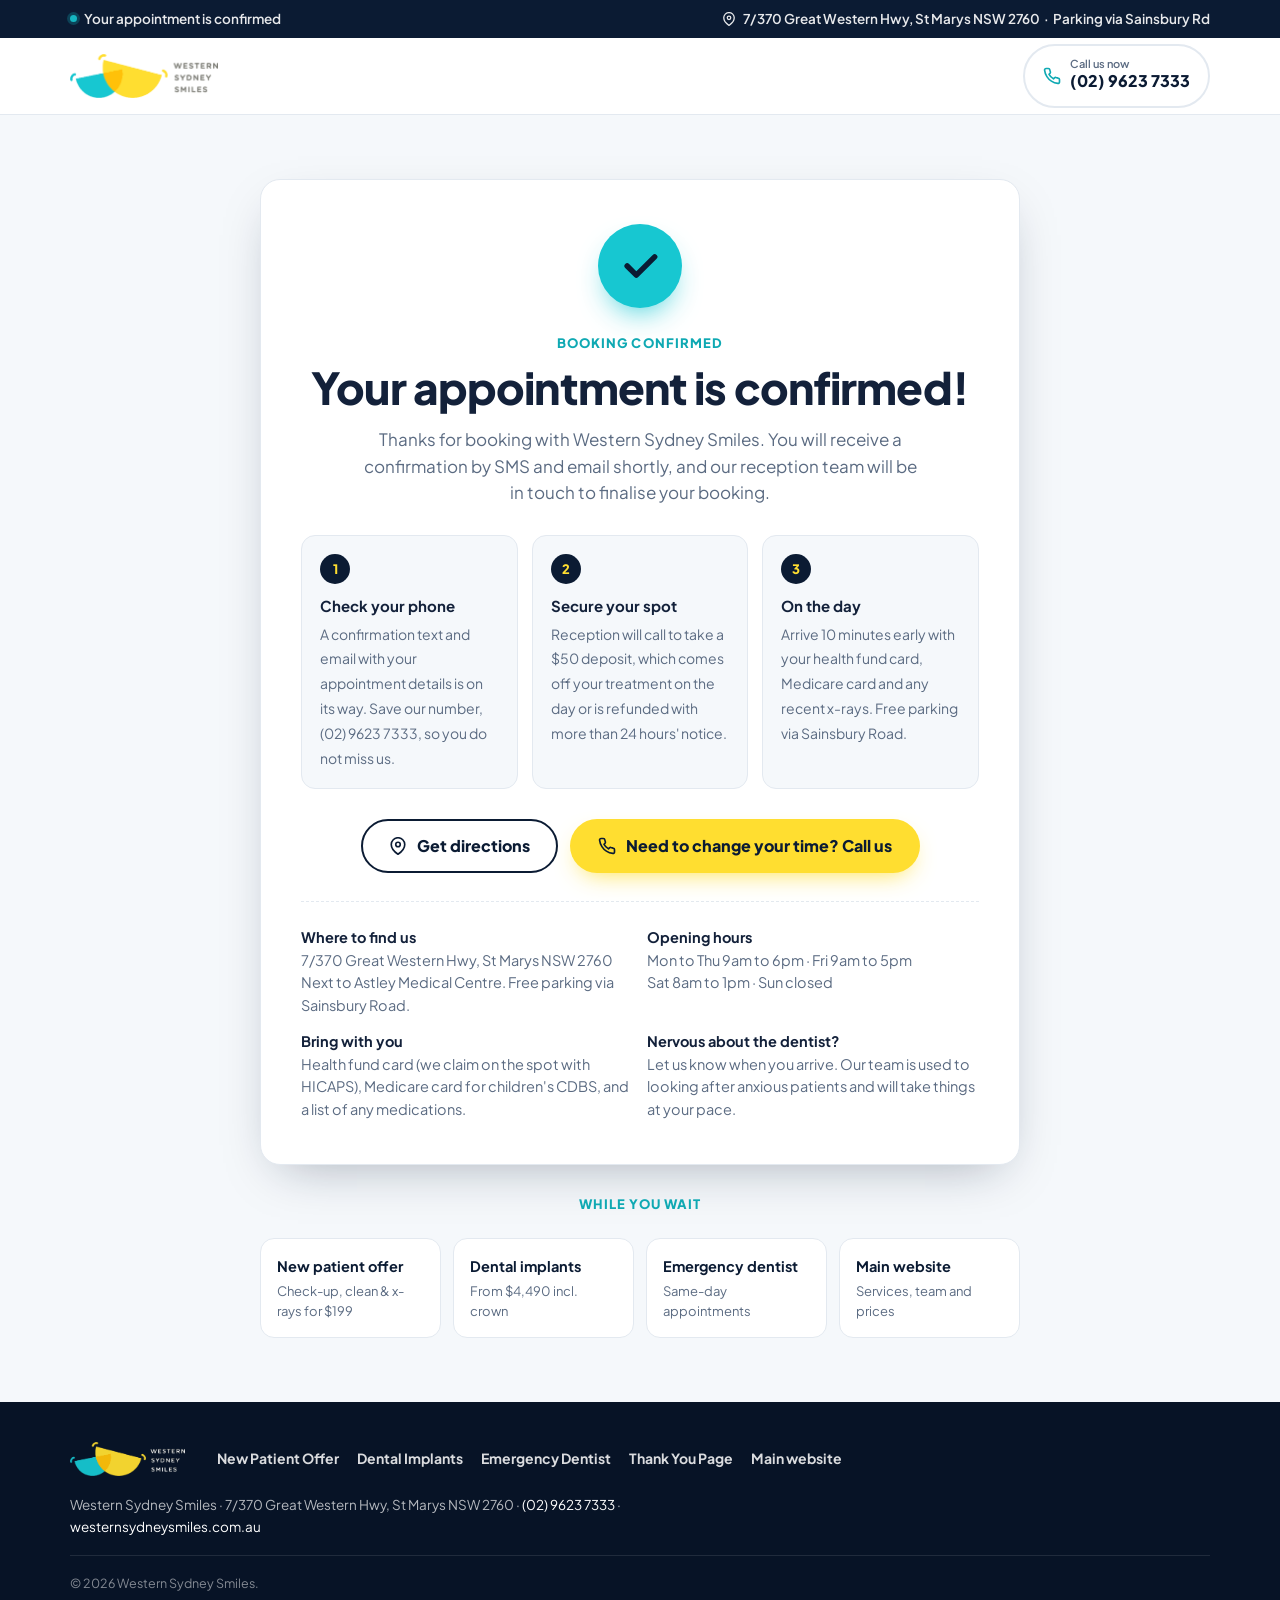
<file: thank-you.html>
<!DOCTYPE html>
<html lang="en-AU">
<head>
<meta charset="utf-8">
<meta name="viewport" content="width=device-width, initial-scale=1">
<title>Appointment Confirmed | Western Sydney Smiles</title>
<meta name="description" content="Your appointment with Western Sydney Smiles is confirmed.">
<meta name="robots" content="noindex, nofollow">
<link rel="icon" href="https://westernsydneysmiles.com.au/wp-content/uploads/2022/02/favicon-1.png">
<link rel="preconnect" href="https://fonts.googleapis.com"><link rel="preconnect" href="https://fonts.gstatic.com" crossorigin>
<link href="https://fonts.googleapis.com/css2?family=Plus+Jakarta+Sans:wght@500;600;700;800&display=swap" rel="stylesheet">
<link rel="stylesheet" href="styles.css">
<!-- Google Tag Manager -->
<script>(function(w,d,s,l,i){w[l]=w[l]||[];w[l].push({'gtm.start':new Date().getTime(),event:'gtm.js'});var f=d.getElementsByTagName(s)[0],j=d.createElement(s),dl=l!='dataLayer'?'&l='+l:'';j.async=true;j.src='https://www.googletagmanager.com/gtm.js?id='+i+dl;f.parentNode.insertBefore(j,f);})(window,document,'script','dataLayer','GTM-NBFVFXH2');</script>
<!-- End Google Tag Manager -->
</head>
<body class="ty-page">
<noscript><iframe src="https://www.googletagmanager.com/ns.html?id=GTM-NBFVFXH2" height="0" width="0" style="display:none;visibility:hidden"></iframe></noscript>
<div class="topbar"><div class="wrap">
  <span><i class="dot"></i>Your appointment is confirmed</span>
  <span class="hide-m"><svg viewBox="0 0 24 24" fill="none" stroke="currentColor" stroke-width="2.2" stroke-linecap="round" stroke-linejoin="round"><path d="M21 10c0 7-9 13-9 13S3 17 3 10a9 9 0 0 1 18 0z"/><circle cx="12" cy="10" r="3"/></svg> 7/370 Great Western Hwy, St Marys NSW 2760 &nbsp;·&nbsp; Parking via Sainsbury Rd</span>
</div></div>
<header class="site"><div class="wrap">
  <a class="logo" href="https://westernsydneysmiles.com.au" aria-label="Western Sydney Smiles"><img src="img/logo.png" alt="Western Sydney Smiles" width="300" height="89"></a>
  <nav><a class="phone js-call" href="tel:0296237333"><svg viewBox="0 0 24 24" fill="none" stroke="currentColor" stroke-width="2.2" stroke-linecap="round" stroke-linejoin="round"><path d="M22 16.9v3a2 2 0 0 1-2.2 2 19.8 19.8 0 0 1-8.6-3.1 19.5 19.5 0 0 1-6-6A19.8 19.8 0 0 1 2.1 4.2 2 2 0 0 1 4.1 2h3a2 2 0 0 1 2 1.7c.1.9.4 1.8.7 2.7a2 2 0 0 1-.5 2.1L8 9.8a16 16 0 0 0 6 6l1.3-1.3a2 2 0 0 1 2.1-.4c.9.3 1.8.6 2.7.7a2 2 0 0 1 1.9 2z"/></svg><span><small>Call us now</small>(02) 9623 7333</span></a></nav>
</div></header>
<section class="ty"><div class="wrap">
  <div class="card">
    <div class="tick"><svg viewBox="0 0 24 24" fill="none" stroke="currentColor" stroke-width="3" stroke-linecap="round" stroke-linejoin="round"><path d="m5 12 5 5L20 7"/></svg></div>
    <span class="kicker" id="tyKicker">Booking confirmed</span>
    <h1 id="tyTitle">Your appointment is confirmed<span id="tyName"></span>!</h1>
    <p class="lead" id="tyLead">Thanks for booking with Western Sydney Smiles. You will receive a confirmation by SMS and email shortly, and our reception team will be in touch to finalise your booking.</p>
    <div class="next">
      <div><span class="n">1</span><b>Check your phone</b><span>A confirmation text and email with your appointment details is on its way. Save our number, (02) 9623 7333, so you do not miss us.</span></div>
      <div><span class="n">2</span><b>Secure your spot</b><span>Reception will call to take a $50 deposit, which comes off your treatment on the day or is refunded with more than 24 hours' notice.</span></div>
      <div><span class="n">3</span><b>On the day</b><span>Arrive 10 minutes early with your health fund card, Medicare card and any recent x-rays. Free parking via Sainsbury Road.</span></div>
    </div>
    <div class="ctas"><a class="btn btn-outline" href="https://www.google.com/maps/place/Western+Sydney+Smiles+-+Dentist+St+Marys/@-33.7701599,150.7706231,17z/data=!3m1!4b1!4m5!3m4!1s0x6b129aac30421427:0x8fbea03fccc22ecb!8m2!3d-33.7701644!4d150.7728118" target="_blank" rel="noopener"><svg viewBox="0 0 24 24" fill="none" stroke="currentColor" stroke-width="2.2" stroke-linecap="round" stroke-linejoin="round"><path d="M21 10c0 7-9 13-9 13S3 17 3 10a9 9 0 0 1 18 0z"/><circle cx="12" cy="10" r="3"/></svg> Get directions</a><a class="btn btn-yellow js-call" href="tel:0296237333"><svg viewBox="0 0 24 24" fill="none" stroke="currentColor" stroke-width="2.2" stroke-linecap="round" stroke-linejoin="round"><path d="M22 16.9v3a2 2 0 0 1-2.2 2 19.8 19.8 0 0 1-8.6-3.1 19.5 19.5 0 0 1-6-6A19.8 19.8 0 0 1 2.1 4.2 2 2 0 0 1 4.1 2h3a2 2 0 0 1 2 1.7c.1.9.4 1.8.7 2.7a2 2 0 0 1-.5 2.1L8 9.8a16 16 0 0 0 6 6l1.3-1.3a2 2 0 0 1 2.1-.4c.9.3 1.8.6 2.7.7a2 2 0 0 1 1.9 2z"/></svg> Need to change your time? Call us</a></div>
    <div class="deets">
      <div><b>Where to find us</b>7/370 Great Western Hwy, St Marys NSW 2760<br>Next to Astley Medical Centre. Free parking via Sainsbury Road.</div>
      <div><b>Opening hours</b>Mon to Thu 9am to 6pm · Fri 9am to 5pm<br>Sat 8am to 1pm · Sun closed</div>
      <div><b>Bring with you</b>Health fund card (we claim on the spot with HICAPS), Medicare card for children's CDBS, and a list of any medications.</div>
      <div><b>Nervous about the dentist?</b>Let us know when you arrive. Our team is used to looking after anxious patients and will take things at your pace.</div>
    </div>
  </div>
  <div class="ty-more">
    <span class="kicker">While you wait</span>
    <div class="ty-links">
      <a href="index.html"><b>New patient offer</b><span>Check-up, clean &amp; x-rays for $199</span></a>
      <a href="dental-implants.html"><b>Dental implants</b><span>From $4,490 incl. crown</span></a>
      <a href="emergency-dentist.html"><b>Emergency dentist</b><span>Same-day appointments</span></a>
      <a href="https://westernsydneysmiles.com.au" target="_blank" rel="noopener"><b>Main website</b><span>Services, team and prices</span></a>
    </div>
  </div>
</div></section>
<footer><div class="wrap">
  <img src="img/logo-white.png" alt="Western Sydney Smiles">
  <nav class="fnav"><a href="index.html">New Patient Offer</a><a href="dental-implants.html">Dental Implants</a><a href="emergency-dentist.html">Emergency Dentist</a><a href="thank-you.html">Thank You Page</a><a href="https://westernsydneysmiles.com.au" target="_blank" rel="noopener">Main website</a></nav>
  <p>Western Sydney Smiles · 7/370 Great Western Hwy, St Marys NSW 2760 · <a class="js-call" href="tel:0296237333">(02) 9623 7333</a> · <a href="https://westernsydneysmiles.com.au">westernsydneysmiles.com.au</a></p>
  <div class="tc">© 2026 Western Sydney Smiles.</div>
</div></footer>
<script>
  // Conversion: GTM listens for booking_complete on this page
  window.dataLayer=window.dataLayer||[]; window.dataLayer.push({event:'booking_complete'});
  // If the visitor arrived via the call-back form (not the live scheduler), switch to "request received" wording
  try{var l=JSON.parse(sessionStorage.getItem('wss_lead')||'null'); if(l){
    sessionStorage.removeItem('wss_lead');
    document.getElementById('tyKicker').textContent='Request received';
    document.getElementById('tyTitle').innerHTML='Thanks'+(l.first_name?' '+l.first_name:'')+', we will call you shortly';
    var when=(l.preferred_day&&l.preferred_day!=='Any day'?l.preferred_day:'')+(l.preferred_time&&l.preferred_time!=='Any time'?' '+l.preferred_time.toLowerCase():'');
    document.getElementById('tyLead').textContent='We have your request'+(l.service?' for '+l.service.replace(/\s*\(.*\)/,'').toLowerCase():'')+(when?' ('+when.trim()+')':'')+'. Our reception team will call or text you to confirm a time that suits you. During opening hours this is usually within the hour.';
    var n=document.querySelectorAll('.next > div'); if(n[0]){n[0].querySelector('b').textContent='We call you';n[0].querySelector('span:last-child').textContent='Reception will ring from (02) 9623 7333 to lock in your day and time. Save the number so you do not miss us.';}
  }}catch(e){}
</script>
</body></html>
</file>
<file: styles.css>
/* Western Sydney Smiles — Google Ads landing pages — built by Generate Your Audience */
:root{
  --navy:#0B1B33;
  --navy-2:#112846;
  --navy-3:#193558;
  --cyan:#17C7D1;
  --cyan-dark:#0FA9B3;
  --cyan-soft:#DFF7F8;
  --yellow:#FFDE30;
  --yellow-dark:#F2C300;
  --yellow-soft:#FFF7C7;
  --ink:#13213A;
  --muted:#5B6B82;
  --line:#E3E9F0;
  --bg:#F5F8FB;
  --white:#fff;
  --red:#E24B4B;
  --radius:20px;
  --radius-sm:12px;
  --shadow:0 18px 50px -20px rgba(11,27,51,.35);
  --shadow-sm:0 6px 20px -8px rgba(11,27,51,.25);
  --font:"Plus Jakarta Sans",system-ui,-apple-system,Segoe UI,Roboto,sans-serif;
  --max:1180px;
}
*{box-sizing:border-box}
html{scroll-behavior:smooth;-webkit-text-size-adjust:100%}
body{margin:0;font-family:var(--font);color:var(--ink);background:var(--white);line-height:1.55;font-size:16px}
img,svg{max-width:100%;display:block}
a{color:inherit;text-decoration:none}
h1,h2,h3,h4{margin:0;line-height:1.12;letter-spacing:-.02em;font-weight:800}
p{margin:0}
.wrap{width:100%;max-width:var(--max);margin:0 auto;padding:0 20px}
.sr{position:absolute;width:1px;height:1px;overflow:hidden;clip:rect(0 0 0 0)}

/* buttons */
.btn{display:inline-flex;align-items:center;justify-content:center;gap:10px;padding:16px 26px;border-radius:999px;font-weight:800;font-size:16px;line-height:1;border:2px solid transparent;cursor:pointer;transition:transform .15s,box-shadow .15s,background .15s;white-space:nowrap}
.btn:hover{transform:translateY(-2px)}
.btn svg{width:18px;height:18px;flex:none}
.btn-yellow{background:var(--yellow);color:var(--navy);box-shadow:0 10px 24px -10px rgba(255,222,48,.9)}
.btn-yellow:hover{background:var(--yellow-dark)}
.btn-cyan{background:var(--cyan);color:var(--navy);box-shadow:0 10px 24px -10px rgba(23,199,209,.9)}
.btn-cyan:hover{background:var(--cyan-dark);color:#fff}
.btn-navy{background:var(--navy);color:#fff}
.btn-navy:hover{background:var(--navy-3)}
.btn-ghost{background:transparent;color:#fff;border-color:rgba(255,255,255,.35)}
.btn-ghost:hover{border-color:#fff;background:rgba(255,255,255,.08)}
.btn-outline{background:#fff;color:var(--navy);border-color:var(--navy)}
.btn-outline:hover{background:var(--navy);color:#fff}
.btn-lg{padding:19px 32px;font-size:17px}
.btn-block{width:100%}

/* top bar + header */
.topbar{background:var(--navy);color:#fff;font-size:13.5px;font-weight:600}
.topbar .wrap{display:flex;justify-content:space-between;align-items:center;min-height:38px;gap:16px}
.topbar span{display:inline-flex;align-items:center;gap:7px;opacity:.9}
.topbar svg{width:14px;height:14px}
.topbar .dot{width:7px;height:7px;border-radius:50%;background:var(--cyan);box-shadow:0 0 0 3px rgba(23,199,209,.25)}
header.site{position:sticky;top:0;z-index:50;background:rgba(255,255,255,.92);backdrop-filter:saturate(180%) blur(12px);border-bottom:1px solid var(--line)}
header.site .wrap{display:flex;align-items:center;justify-content:space-between;min-height:76px;gap:16px}
header.site .logo img{height:44px;width:auto}
header.site nav{display:flex;align-items:center;gap:10px}
header.site .phone{display:inline-flex;align-items:center;gap:9px;font-weight:800;color:var(--navy);padding:12px 18px;border-radius:999px;border:2px solid var(--line);transition:border-color .15s}
header.site .phone:hover{border-color:var(--navy)}
header.site .phone svg{width:18px;height:18px;color:var(--cyan-dark)}
header.site .phone small{display:block;font-size:11px;font-weight:600;color:var(--muted);line-height:1}
header.site .btn{padding:13px 22px;font-size:15px}
@media (max-width:640px){
  header.site .phone span{display:none}
  header.site .phone{padding:12px 14px}
  header.site .btn{padding:12px 16px;font-size:14px}
  header.site .logo img{height:36px}
  .topbar .hide-m{display:none}
}

/* hero */
.hero{background:var(--navy);color:#fff;position:relative;overflow:hidden}
.hero::before{content:"";position:absolute;inset:0;background:
  radial-gradient(900px 500px at 85% 10%,rgba(23,199,209,.22),transparent 60%),
  radial-gradient(700px 420px at 10% 95%,rgba(255,222,48,.14),transparent 60%);
  pointer-events:none}
.hero .wrap{position:relative;display:grid;grid-template-columns:1.1fr .9fr;gap:48px;align-items:center;padding-top:64px;padding-bottom:64px}
.eyebrow{display:inline-flex;align-items:center;gap:8px;background:rgba(255,255,255,.08);border:1px solid rgba(255,255,255,.14);color:#fff;font-weight:700;font-size:13px;letter-spacing:.04em;text-transform:uppercase;padding:8px 14px;border-radius:999px;margin-bottom:22px}
.eyebrow .dot{width:8px;height:8px;border-radius:50%;background:var(--yellow)}
.hero h1{font-size:clamp(36px,5vw,58px);color:#fff}
.hero h1 em{font-style:normal;color:var(--yellow)}
.hero h1 .cy{color:var(--cyan)}
.hero .lead{font-size:clamp(17px,1.5vw,19.5px);color:rgba(255,255,255,.82);margin:20px 0 28px;max-width:560px}
.hero .ctas{display:flex;flex-wrap:wrap;gap:12px;margin-bottom:30px}
.trust{display:flex;flex-wrap:wrap;gap:10px 22px;color:rgba(255,255,255,.85);font-size:14px;font-weight:600}
.trust span{display:inline-flex;align-items:center;gap:8px}
.trust svg{width:18px;height:18px;color:var(--cyan)}
.stars{color:var(--yellow);letter-spacing:1px;font-size:15px}

/* hero visual: team collage + offer card */
.hero-visual{position:relative;min-height:480px}
.collage{position:relative;z-index:1;display:grid;grid-template-columns:repeat(3,1fr);gap:12px;transform:rotate(-3deg) scale(.98);transform-origin:center}
.collage img{aspect-ratio:3/4;object-fit:cover;object-position:top;border-radius:18px;box-shadow:0 20px 40px -18px rgba(0,0,0,.6);border:3px solid rgba(255,255,255,.1)}
.collage .col{display:grid;gap:12px;align-content:start}
.collage .col:nth-child(1){transform:translateY(-40px)}
.collage .col:nth-child(3){transform:translateY(40px)}
.collage img{width:100%;height:auto}
.offer-float{z-index:3;position:absolute;left:-24px;bottom:-24px;background:var(--yellow);color:var(--navy);border-radius:18px;padding:18px 22px;box-shadow:0 24px 50px -20px rgba(0,0,0,.6);max-width:270px;transform:rotate(-2deg)}
.offer-float .k{font-size:12px;font-weight:800;letter-spacing:.08em;text-transform:uppercase;opacity:.75}
.offer-float .v{font-size:38px;font-weight:800;line-height:1;margin:4px 0 2px}
.offer-float .v small{font-size:16px;font-weight:700}
.offer-float .d{font-size:13.5px;font-weight:600;line-height:1.35}
.offer-float .strike{text-decoration:line-through;opacity:.6}
.rating-float{z-index:3;position:absolute;right:-10px;top:-30px;background:#fff;color:var(--navy);border-radius:16px;padding:12px 16px;box-shadow:0 20px 40px -18px rgba(0,0,0,.6);display:flex;align-items:center;gap:12px;transform:rotate(-2deg)}
.rating-float .g{width:34px;height:34px;border-radius:50%;background:#fff;border:1px solid var(--line);display:grid;place-items:center;font-weight:800;font-size:17px;color:#4285F4}
.rating-float b{display:block;font-size:17px;line-height:1.1}
.rating-float small{font-size:12px;color:var(--muted);font-weight:600}
@media (max-width:960px){
  .hero .wrap{grid-template-columns:1fr;gap:40px;padding-top:44px;padding-bottom:56px}
  .hero-visual{min-height:0;margin-top:0;padding:0;display:flex;flex-direction:column;gap:16px;align-items:flex-start}
  .collage{transform:none;width:100%}
  .collage .col:nth-child(1),.collage .col:nth-child(3){transform:none}
  .collage img{border-radius:14px}
  .offer-float,.rating-float{position:static;transform:none;max-width:none}
  .rating-float{order:-1}
  .offer-float{width:100%;display:flex;flex-wrap:wrap;align-items:baseline;gap:4px 14px}
  .offer-float .k{width:100%}
  .offer-float .v{font-size:32px;margin:0}
}

/* booking section */
.book{background:var(--bg);padding:72px 0;scroll-margin-top:90px}
.book .wrap{display:grid;grid-template-columns:1fr 1.05fr;gap:40px;align-items:start}
.book-copy h2{font-size:clamp(28px,3.4vw,40px)}
.book-copy .lead{color:var(--muted);font-size:17px;margin:14px 0 24px}
.steps{display:grid;gap:14px;margin:0 0 26px;padding:0;list-style:none}
.steps li{display:flex;gap:14px;align-items:flex-start;background:#fff;border:1px solid var(--line);border-radius:14px;padding:14px 16px}
.steps .n{flex:none;width:32px;height:32px;border-radius:50%;background:var(--navy);color:var(--yellow);font-weight:800;display:grid;place-items:center;font-size:14px}
.steps b{display:block;font-size:15px}
.steps span{font-size:14px;color:var(--muted)}
.incl{background:var(--navy);color:#fff;border-radius:var(--radius);padding:24px;position:relative;overflow:hidden}
.incl::after{content:"";position:absolute;right:-40px;top:-40px;width:160px;height:160px;border-radius:50%;background:var(--cyan);opacity:.18}
.incl h3{font-size:18px;color:var(--yellow);margin-bottom:12px}
.incl ul{margin:0;padding:0;list-style:none;display:grid;gap:9px;font-size:15px}
.incl li{display:flex;gap:10px;align-items:flex-start}
.incl li svg{width:18px;height:18px;flex:none;color:var(--cyan);margin-top:2px}
.incl .price{display:flex;align-items:baseline;gap:10px;margin-top:18px;padding-top:16px;border-top:1px solid rgba(255,255,255,.15)}
.incl .price b{font-size:36px;line-height:1}
.incl .price s{opacity:.6;font-size:16px}
.incl .price span{font-size:13px;opacity:.8}
.form-card{background:#fff;border-radius:var(--radius);box-shadow:var(--shadow);padding:30px;border:1px solid var(--line);position:relative}
.form-card .tag{position:absolute;top:-14px;left:28px;background:var(--cyan);color:var(--navy);font-weight:800;font-size:12.5px;letter-spacing:.06em;text-transform:uppercase;padding:7px 14px;border-radius:999px}
.form-card h3{font-size:24px;margin:6px 0 4px}
.form-card .sub{color:var(--muted);font-size:14.5px;margin-bottom:22px}
.form-grid{display:grid;grid-template-columns:1fr 1fr;gap:14px}
.form-grid .full{grid-column:1/-1}
label.f{display:block;font-size:13px;font-weight:700;color:var(--navy);margin-bottom:6px}
.inp{width:100%;font:inherit;font-size:15px;padding:14px 15px;border:1.5px solid var(--line);border-radius:12px;background:#fff;color:var(--ink);transition:border-color .15s,box-shadow .15s;appearance:none;-webkit-appearance:none}
.inp:focus{outline:none;border-color:var(--cyan-dark);box-shadow:0 0 0 4px rgba(23,199,209,.2)}
select.inp{background-image:url("data:image/svg+xml,%3Csvg xmlns='http://www.w3.org/2000/svg' width='14' height='14' viewBox='0 0 24 24' fill='none' stroke='%235B6B82' stroke-width='3'%3E%3Cpath d='m6 9 6 6 6-6'/%3E%3C/svg%3E");background-repeat:no-repeat;background-position:right 14px center;padding-right:40px}
textarea.inp{min-height:84px;resize:vertical}
.seg{display:grid;grid-template-columns:1fr 1fr;gap:8px}
.seg input{position:absolute;opacity:0;pointer-events:none}
.seg label{display:flex;align-items:center;justify-content:center;gap:8px;padding:13px;border:1.5px solid var(--line);border-radius:12px;font-weight:700;font-size:14.5px;cursor:pointer;color:var(--muted);transition:all .15s}
.seg input:checked+label{border-color:var(--navy);background:var(--navy);color:#fff}
.form-card .btn{margin-top:6px}
.fine{font-size:12.5px;color:var(--muted);margin-top:12px;line-height:1.5}
.fine svg{width:13px;height:13px;vertical-align:-2px;margin-right:4px;color:var(--cyan-dark)}
.or-call{display:flex;align-items:center;gap:12px;margin-top:18px;padding-top:18px;border-top:1px dashed var(--line);font-size:14.5px;color:var(--muted)}
.or-call a{font-weight:800;color:var(--navy);font-size:17px}
.form-msg{display:none;margin-top:12px;padding:12px 14px;border-radius:10px;font-size:14px;font-weight:600}
.form-msg.err{display:block;background:#FDECEC;color:#9B1C1C}
@media (max-width:960px){
  .book{padding:56px 0}
  .book .wrap{grid-template-columns:1fr;gap:30px}
  .form-card{padding:26px 20px}
  .form-grid{grid-template-columns:1fr}
}

/* generic sections */
section{padding:76px 0}
.sec-h{max-width:720px;margin-bottom:40px}
.sec-h.center{text-align:center;margin-left:auto;margin-right:auto}
.kicker{display:inline-block;color:var(--cyan-dark);font-weight:800;font-size:13px;letter-spacing:.08em;text-transform:uppercase;margin-bottom:12px}
.sec-h h2{font-size:clamp(28px,3.6vw,42px)}
.sec-h p{color:var(--muted);font-size:17px;margin-top:14px}
.grid-3{display:grid;grid-template-columns:repeat(3,1fr);gap:22px}
.grid-4{display:grid;grid-template-columns:repeat(4,1fr);gap:22px}
.grid-2{display:grid;grid-template-columns:1fr 1fr;gap:22px}
@media (max-width:960px){.grid-3,.grid-4{grid-template-columns:1fr 1fr}}
@media (max-width:600px){.grid-3,.grid-4,.grid-2{grid-template-columns:1fr}section{padding:56px 0}}

/* offer cards */
.offers{background:#fff}
.offer-card{background:var(--bg);border:1px solid var(--line);border-radius:var(--radius);padding:28px;display:flex;flex-direction:column;gap:12px;position:relative;overflow:hidden;transition:transform .2s,box-shadow .2s}
.offer-card:hover{transform:translateY(-4px);box-shadow:var(--shadow)}
.offer-card.hot{background:var(--navy);color:#fff;border-color:var(--navy)}
.offer-card.hot::after{content:"";position:absolute;right:-50px;bottom:-60px;width:200px;height:200px;border-radius:50%;background:var(--cyan);opacity:.14}
.offer-card .badge{align-self:flex-start;background:var(--yellow);color:var(--navy);font-weight:800;font-size:12px;letter-spacing:.06em;text-transform:uppercase;padding:6px 12px;border-radius:999px}
.offer-card h3{font-size:22px}
.offer-card .price{display:flex;align-items:baseline;gap:8px}
.offer-card .price b{font-size:40px;line-height:1;letter-spacing:-.03em}
.offer-card .price small{font-size:14px;font-weight:700;color:var(--muted)}
.offer-card.hot .price small{color:rgba(255,255,255,.7)}
.offer-card .price s{color:var(--muted);font-size:16px}
.offer-card.hot .price s{color:rgba(255,255,255,.55)}
.offer-card ul{margin:4px 0 8px;padding:0;list-style:none;display:grid;gap:8px;font-size:15px}
.offer-card li{display:flex;gap:9px;align-items:flex-start}
.offer-card li svg{width:17px;height:17px;flex:none;margin-top:3px;color:var(--cyan-dark)}
.offer-card.hot li svg{color:var(--cyan)}
.offer-card .btn{margin-top:auto}
.offer-card p.d{color:var(--muted);font-size:15px}
.offer-card.hot p.d{color:rgba(255,255,255,.8)}

/* nib first choice */
.nib{background:linear-gradient(180deg,#EAF7F2 0%,#fff 100%);position:relative}
.nib .wrap{display:grid;grid-template-columns:1fr 1fr;gap:48px;align-items:center}
.nib-logo{display:inline-flex;align-items:center;gap:14px;background:#fff;border:1px solid var(--line);border-radius:14px;padding:12px 18px;box-shadow:var(--shadow-sm);margin-bottom:22px}
.nib-logo img{height:40px;width:auto}
.nib h2{font-size:clamp(28px,3.4vw,40px)}
.nib p{color:var(--muted);font-size:17px;margin-top:14px}
.nib .nogap{margin-top:22px;background:var(--navy);color:#fff;border-radius:16px;padding:20px 22px;display:flex;gap:16px;align-items:flex-start}
.nib .nogap .ic{flex:none;width:44px;height:44px;border-radius:12px;background:var(--cyan);display:grid;place-items:center;color:var(--navy)}
.nib .nogap .ic svg{width:24px;height:24px}
.nib .nogap b{display:block;font-size:18px;margin-bottom:4px}
.nib .nogap span{font-size:14.5px;color:rgba(255,255,255,.8)}
.partners{background:#fff;border:1px solid var(--line);border-radius:var(--radius);padding:26px;box-shadow:var(--shadow-sm)}
.partners h3{font-size:15px;color:var(--muted);font-weight:700;text-align:center;margin-bottom:18px}
.partners .logos{display:grid;grid-template-columns:repeat(3,1fr);gap:10px}
.partners .logos div{display:grid;place-items:center;height:64px;border:1px solid var(--line);border-radius:12px;padding:12px 16px;background:#fff}
.partners .logos img{max-height:30px;width:auto;max-width:100%;object-fit:contain}
.partners .logos img.tall{max-height:40px}
.partners .fine{text-align:center;margin-top:16px}
@media (max-width:960px){.nib .wrap{grid-template-columns:1fr;gap:30px}}
@media (max-width:480px){.partners .logos{grid-template-columns:1fr 1fr}}

/* health funds strip */
.funds{background:var(--navy);color:#fff;padding:56px 0}
.funds .wrap{display:grid;grid-template-columns:1fr 1.3fr;gap:40px;align-items:center}
.funds h2{font-size:clamp(26px,3vw,36px);color:#fff}
.funds h2 span{color:var(--cyan)}
.funds p{color:rgba(255,255,255,.78);margin-top:12px;font-size:16px}
.fund-logos{display:grid;grid-template-columns:repeat(4,1fr);gap:12px}
.fund-logos div{background:#fff;border-radius:14px;height:72px;display:grid;place-items:center;padding:12px 18px}
.fund-logos img{max-height:36px;width:auto;object-fit:contain}
.fund-logos img.sm{max-height:26px}
.pay-pills{display:flex;flex-wrap:wrap;gap:8px;margin-top:18px}
.pay-pills span{display:inline-flex;align-items:center;gap:7px;background:rgba(255,255,255,.08);border:1px solid rgba(255,255,255,.14);border-radius:999px;padding:8px 14px;font-size:13.5px;font-weight:700}
.pay-pills svg{width:15px;height:15px;color:var(--yellow)}
@media (max-width:960px){.funds .wrap{grid-template-columns:1fr}}
@media (max-width:600px){.fund-logos{grid-template-columns:1fr 1fr}}

/* team */
.team{background:var(--bg)}
.team-grid{display:grid;grid-template-columns:repeat(4,1fr);gap:20px}
.tm{background:#fff;border-radius:var(--radius);overflow:hidden;border:1px solid var(--line);transition:transform .2s,box-shadow .2s}
.tm:hover{transform:translateY(-4px);box-shadow:var(--shadow)}
.tm img{aspect-ratio:3/3.6;object-fit:cover;object-position:top;width:100%}
.tm .c{padding:16px 18px 18px}
.tm b{display:block;font-size:17px}
.tm span{font-size:13.5px;color:var(--muted);font-weight:600}
.tm .ah{display:inline-block;margin-top:8px;font-size:11.5px;font-weight:700;color:var(--cyan-dark);background:var(--cyan-soft);padding:4px 9px;border-radius:999px}
.team-note{margin-top:28px;display:flex;flex-wrap:wrap;gap:14px;justify-content:center}
.team-note span{display:inline-flex;align-items:center;gap:8px;background:#fff;border:1px solid var(--line);border-radius:999px;padding:10px 16px;font-size:14px;font-weight:700;color:var(--navy)}
.team-note svg{width:16px;height:16px;color:var(--cyan-dark)}
@media (max-width:960px){.team-grid{grid-template-columns:repeat(3,1fr)}}
@media (max-width:600px){.team-grid{grid-template-columns:1fr 1fr;gap:12px}.tm .c{padding:12px}.tm b{font-size:15px}}

/* why / features */
.feat{background:#fff;border:1px solid var(--line);border-radius:var(--radius);padding:26px}
.feat .ic{width:52px;height:52px;border-radius:14px;background:var(--cyan-soft);color:var(--cyan-dark);display:grid;place-items:center;margin-bottom:16px}
.feat .ic svg{width:26px;height:26px}
.feat .ic.y{background:var(--yellow-soft);color:#A07D00}
.feat h3{font-size:19px;margin-bottom:8px}
.feat p{color:var(--muted);font-size:15px}

/* process steps (implants) */
.process{background:var(--bg)}
.proc{counter-reset:s;display:grid;grid-template-columns:repeat(4,1fr);gap:18px}
.proc div{background:#fff;border:1px solid var(--line);border-radius:var(--radius);padding:26px 22px;position:relative}
.proc div::before{counter-increment:s;content:"0" counter(s);font-weight:800;font-size:40px;line-height:1;color:var(--cyan);opacity:.9;display:block;margin-bottom:14px;letter-spacing:-.03em}
.proc h3{font-size:18px;margin-bottom:8px}
.proc p{color:var(--muted);font-size:14.5px}
@media (max-width:960px){.proc{grid-template-columns:1fr 1fr}}
@media (max-width:560px){.proc{grid-template-columns:1fr}}

/* price table */
.pricetab{background:#fff;border:1px solid var(--line);border-radius:var(--radius);overflow:hidden;box-shadow:var(--shadow-sm)}
.pricetab table{width:100%;border-collapse:collapse;font-size:15.5px}
.pricetab th{background:var(--navy);color:#fff;text-align:left;padding:16px 22px;font-size:13px;letter-spacing:.06em;text-transform:uppercase}
.pricetab td{padding:16px 22px;border-top:1px solid var(--line)}
.pricetab td:last-child,.pricetab th:last-child{text-align:right;font-weight:800;white-space:nowrap}
.pricetab tr.hl td{background:var(--yellow-soft);font-weight:800}
.pricetab .note{padding:14px 22px;font-size:13px;color:var(--muted);background:var(--bg)}

/* emergency */
.urgent{background:#fff}
.urgent-list{display:grid;grid-template-columns:repeat(3,1fr);gap:14px}
.urgent-list div{display:flex;gap:12px;align-items:center;background:var(--bg);border:1px solid var(--line);border-radius:14px;padding:16px 18px;font-weight:700;font-size:15px}
.urgent-list .ic{flex:none;width:40px;height:40px;border-radius:10px;background:#FDECEC;color:var(--red);display:grid;place-items:center}
.urgent-list svg{width:20px;height:20px}
@media (max-width:860px){.urgent-list{grid-template-columns:1fr 1fr}}
@media (max-width:560px){.urgent-list{grid-template-columns:1fr}}
.call-band{background:var(--red);color:#fff;padding:22px 0}
.call-band .wrap{display:flex;align-items:center;justify-content:space-between;gap:18px;flex-wrap:wrap}
.call-band b{font-size:20px}
.call-band span{display:block;font-size:14px;opacity:.9;font-weight:500}
.call-band .btn{background:#fff;color:var(--red)}

/* reviews / rating */
.rating-band{background:#fff;border-top:1px solid var(--line);border-bottom:1px solid var(--line);padding:30px 0}
.rating-band .wrap{display:flex;align-items:center;justify-content:center;gap:28px;flex-wrap:wrap}
.rating-band .g{font-weight:800;font-size:22px;letter-spacing:-.02em}
.rating-band .g i{font-style:normal}
.rating-band .g .b{color:#4285F4}.rating-band .g .r{color:#EA4335}.rating-band .g .y{color:#FBBC05}.rating-band .g .gr{color:#34A853}
.rating-band .score{display:flex;align-items:center;gap:10px;font-weight:800;font-size:22px}
.rating-band .score small{font-size:14px;color:var(--muted);font-weight:600}
.rating-band .sep{width:1px;height:28px;background:var(--line)}
.rating-band .chip{display:inline-flex;align-items:center;gap:8px;font-weight:700;font-size:14px;color:var(--navy)}
.rating-band .chip svg{width:18px;height:18px;color:var(--cyan-dark)}

/* FAQ */
.faq{background:var(--bg)}
.faq .list{max-width:860px;margin:0 auto;display:grid;gap:12px}
details{background:#fff;border:1px solid var(--line);border-radius:14px;padding:0 22px;transition:box-shadow .2s}
details[open]{box-shadow:var(--shadow-sm)}
summary{cursor:pointer;list-style:none;display:flex;justify-content:space-between;align-items:center;gap:16px;padding:18px 0;font-weight:800;font-size:16.5px}
summary::-webkit-details-marker{display:none}
summary::after{content:"+";flex:none;width:30px;height:30px;border-radius:50%;background:var(--cyan-soft);color:var(--cyan-dark);display:grid;place-items:center;font-weight:800;font-size:20px;transition:transform .2s}
details[open] summary::after{transform:rotate(45deg)}
details p{padding:0 0 20px;color:var(--muted);font-size:15.5px}

/* location */
.loc{background:#fff}
.loc .wrap{display:grid;grid-template-columns:1fr 1.2fr;gap:36px;align-items:stretch}
.loc .info{display:grid;gap:14px;align-content:start}
.loc .row{display:flex;gap:14px;align-items:flex-start;background:var(--bg);border:1px solid var(--line);border-radius:14px;padding:16px 18px}
.loc .row .ic{flex:none;width:40px;height:40px;border-radius:10px;background:var(--navy);color:var(--cyan);display:grid;place-items:center}
.loc .row svg{width:20px;height:20px}
.loc .row b{display:block;font-size:15px;margin-bottom:2px}
.loc .row span{font-size:14.5px;color:var(--muted)}
.hours{display:grid;gap:4px;font-size:14.5px;color:var(--muted)}
.hours div{display:flex;justify-content:space-between;gap:12px}
.hours div b{font-weight:700;color:var(--ink)}
.map{border-radius:var(--radius);overflow:hidden;border:1px solid var(--line);min-height:380px;background:var(--bg)}
.map iframe{width:100%;height:100%;min-height:380px;border:0;display:block}
@media (max-width:960px){.loc .wrap{grid-template-columns:1fr}}

/* final cta */
.final{background:var(--navy);color:#fff;text-align:center;position:relative;overflow:hidden}
.final::before{content:"";position:absolute;inset:0;background:radial-gradient(700px 400px at 50% 120%,rgba(23,199,209,.25),transparent 60%)}
.final .wrap{position:relative}
.final h2{font-size:clamp(30px,4vw,46px);color:#fff;max-width:760px;margin:0 auto}
.final h2 em{font-style:normal;color:var(--yellow)}
.final p{color:rgba(255,255,255,.8);font-size:17px;margin:16px auto 30px;max-width:620px}
.final .ctas{display:flex;justify-content:center;gap:12px;flex-wrap:wrap}

/* footer */
footer{background:#071326;color:rgba(255,255,255,.7);padding:40px 0 100px;font-size:13.5px}
footer .wrap{display:flex;justify-content:space-between;gap:24px;flex-wrap:wrap;align-items:center}
footer img{height:34px;width:auto;opacity:.95}
footer p{max-width:720px;line-height:1.6}
footer a{color:#fff}
footer .tc{width:100%;border-top:1px solid rgba(255,255,255,.1);padding-top:18px;margin-top:8px;font-size:12.5px;color:rgba(255,255,255,.5)}
@media (min-width:961px){footer{padding-bottom:40px}}

/* sticky mobile cta */
.mcta{position:fixed;left:0;right:0;bottom:0;z-index:60;display:none;gap:10px;padding:10px 12px calc(10px + env(safe-area-inset-bottom));background:rgba(255,255,255,.96);backdrop-filter:blur(10px);border-top:1px solid var(--line)}
.mcta .btn{flex:1;padding:15px 12px;font-size:15px}
@media (max-width:960px){.mcta{display:flex}}

/* thank you */
.ty{min-height:70vh;background:var(--bg);padding:64px 0}
.ty .card{max-width:760px;margin:0 auto;background:#fff;border:1px solid var(--line);border-radius:var(--radius);box-shadow:var(--shadow);padding:44px 40px;text-align:center}
.ty .tick{width:84px;height:84px;border-radius:50%;background:var(--cyan);display:grid;place-items:center;margin:0 auto 22px;color:var(--navy);box-shadow:0 14px 30px -12px rgba(23,199,209,.9)}
.ty .tick svg{width:44px;height:44px}
.ty h1{font-size:clamp(30px,4vw,44px)}
.ty .lead{color:var(--muted);font-size:17px;margin:14px auto 30px;max-width:560px}
.ty .next{display:grid;grid-template-columns:repeat(3,1fr);gap:14px;text-align:left;margin-bottom:30px}
.ty .next div{background:var(--bg);border:1px solid var(--line);border-radius:14px;padding:18px}
.ty .next .n{width:30px;height:30px;border-radius:50%;background:var(--navy);color:var(--yellow);font-weight:800;display:grid;place-items:center;font-size:13px;margin-bottom:10px}
.ty .next b{display:block;font-size:15px;margin-bottom:4px}
.ty .next span{font-size:14px;color:var(--muted)}
.ty .ctas{display:flex;justify-content:center;gap:12px;flex-wrap:wrap}
.ty .deets{margin-top:28px;padding-top:24px;border-top:1px dashed var(--line);display:grid;grid-template-columns:1fr 1fr;gap:14px;text-align:left;font-size:14.5px;color:var(--muted)}
.ty .deets b{display:block;color:var(--ink)}
@media (max-width:700px){.ty .card{padding:34px 22px}.ty .next,.ty .deets{grid-template-columns:1fr}}

/* small helpers */
.pill-row{display:flex;flex-wrap:wrap;gap:8px}
.chip{display:inline-flex;align-items:center;gap:7px;background:var(--cyan-soft);color:var(--navy);border-radius:999px;padding:7px 13px;font-size:13.5px;font-weight:700}
.chip svg{width:15px;height:15px;color:var(--cyan-dark)}
.reveal{opacity:0;transform:translateY(16px);transition:opacity .6s ease,transform .6s ease}
.reveal.in{opacity:1;transform:none}

/* ===== embedded scheduler ===== */
.book .wrap{grid-template-columns:.85fr 1.15fr}
.book-side{display:grid;gap:16px;align-content:start}
.sched{background:#fff;border:1px solid var(--line);border-radius:var(--radius);box-shadow:var(--shadow);overflow:hidden;position:relative}
.sched .tag{display:inline-block;background:var(--cyan);color:var(--navy);font-weight:800;font-size:12px;letter-spacing:.06em;text-transform:uppercase;padding:6px 12px;border-radius:999px}
.sched-head{display:flex;flex-wrap:wrap;align-items:center;gap:8px 14px;padding:18px 22px;border-bottom:1px solid var(--line);background:var(--bg)}
.sched-head b{font-size:17px;color:var(--navy)}
.sched-head .s{font-size:13.5px;color:var(--muted);width:100%}
.sched-frame{position:relative;background:#fff}
.sched-frame iframe{display:block;width:100%;height:780px;border:0}
.sched-foot{display:flex;align-items:center;justify-content:space-between;gap:12px;flex-wrap:wrap;padding:14px 22px;border-top:1px solid var(--line);font-size:13.5px;color:var(--muted);background:var(--bg)}
.sched-foot .btn{padding:11px 16px;font-size:13.5px}
.sched-cta{padding:34px 30px;text-align:center}
.sched-cta h3{font-size:26px;margin:14px 0 8px}
.sched-cta p{color:var(--muted);margin-bottom:22px}
details.callback{background:#fff;border:1px solid var(--line);border-radius:var(--radius);padding:0 22px}
details.callback summary{font-size:15.5px;gap:10px;justify-content:flex-start}
details.callback summary svg{width:18px;height:18px;color:var(--cyan-dark);flex:none}
details.callback summary span{color:var(--cyan-dark);text-decoration:underline;text-underline-offset:3px;margin-left:auto;white-space:nowrap}
details.callback summary::after{display:none}
details.callback .form-card{box-shadow:none;border:0;padding:4px 0 22px;border-radius:0}
details.callback .form-card h3{font-size:20px}
.book-side .or-call{margin:0;padding:0;border:0;flex-wrap:wrap}
.book-side .or-call .dep{width:100%;font-size:13px;color:var(--muted)}
@media (max-width:960px){
  .book .wrap{grid-template-columns:1fr}
  .book-side{order:-1}
  .sched-frame iframe{height:680px}
  .sched-head,.sched-foot{padding:14px 16px}
  .sched-foot .btn{width:100%}
  details.callback{padding:0 16px}
  details.callback summary span{margin-left:0;white-space:normal}
}

/* ===== full-width booking ===== */
.book .wrap{display:block}
.book-head{max-width:820px;margin:0 auto 28px;text-align:center}
.book-head h2{font-size:clamp(28px,3.6vw,42px)}
.book-head .lead{color:var(--muted);font-size:17px;margin:14px auto 18px;max-width:680px}
.incl-chips{justify-content:center}
.sched-frame iframe{height:820px}
.book-under{max-width:860px;margin:18px auto 0;display:grid;gap:16px}
.book-under .or-call{justify-content:center;text-align:center}
.book-under .or-call .dep{width:100%;font-size:13px;color:var(--muted)}
.fnav{display:flex;flex-wrap:wrap;gap:6px 18px;font-weight:700;font-size:14px}
.fnav a{color:#fff;opacity:.85}
.fnav a:hover{opacity:1;text-decoration:underline;text-underline-offset:3px}
footer .wrap{display:grid;grid-template-columns:auto 1fr;gap:18px 32px;align-items:center}
footer .wrap > p{grid-column:1/-1}
footer .tc{grid-column:1/-1;margin-top:0}
@media (max-width:700px){footer .wrap{grid-template-columns:1fr}.sched-frame iframe{height:700px}}
.book-under .or-call{white-space:nowrap;gap:8px 12px;font-size:15px}
.book-under .or-call .dep{white-space:normal}

/* ===== finance (implants) ===== */
.finance{background:linear-gradient(180deg,#FFF9DB 0%,#fff 100%)}
.fin-grid{display:grid;grid-template-columns:.9fr 1.1fr;gap:44px;align-items:center}
.fin-grid h2{font-size:clamp(28px,3.4vw,40px)}
.fin-grid h2 span{color:var(--cyan-dark)}
.fin-grid p{color:var(--muted);font-size:17px;margin-top:14px}
.fin-cards{display:grid;grid-template-columns:1fr 1fr;gap:14px}
.fin-card{background:#fff;border:1px solid var(--line);border-radius:16px;padding:20px;display:grid;gap:6px;align-content:start;box-shadow:var(--shadow-sm)}
.fin-card .ic{width:42px;height:42px;border-radius:11px;background:var(--cyan-soft);color:var(--cyan-dark);display:grid;place-items:center;margin-bottom:6px}
.fin-card .ic svg{width:22px;height:22px}
.fin-card b{font-size:16px}
.fin-card span{font-size:14px;color:var(--muted)}
.fin-card.hl{background:var(--navy);color:#fff;border-color:var(--navy)}
.fin-card.hl .ic{background:var(--yellow);color:var(--navy)}
.fin-card.hl span{color:rgba(255,255,255,.8)}
@media (max-width:960px){.fin-grid{grid-template-columns:1fr;gap:26px}}
@media (max-width:520px){.fin-cards{grid-template-columns:1fr}}

/* ===== before / after ===== */
.results{background:var(--bg)}
.ba-grid{display:grid;grid-template-columns:repeat(3,1fr);gap:18px}
.ba{margin:0;position:relative;border-radius:var(--radius);overflow:hidden;border:1px solid var(--line);background:#fff;aspect-ratio:1/1;box-shadow:var(--shadow-sm)}
.ba img{width:100%;height:100%;object-fit:cover;display:block}
.ba::after{content:"";position:absolute;left:50%;top:0;bottom:0;width:2px;background:rgba(255,255,255,.85);transform:translateX(-1px)}
.ba .l{position:absolute;top:12px;font-size:11.5px;font-weight:800;letter-spacing:.08em;text-transform:uppercase;padding:6px 11px;border-radius:999px;z-index:2}
.ba .l.b{left:12px;background:rgba(11,27,51,.85);color:#fff}
.ba .l.a{right:12px;background:var(--yellow);color:var(--navy)}
@media (max-width:860px){.ba-grid{grid-template-columns:1fr 1fr;gap:12px}}
@media (max-width:480px){.ba-grid{grid-template-columns:1fr}}

/* ===== thank-you extras ===== */
.ty .card .kicker{margin-bottom:10px}
.ty-more{max-width:760px;margin:26px auto 0;text-align:center}
.ty-links{display:grid;grid-template-columns:repeat(4,1fr);gap:12px;margin-top:12px;text-align:left}
.ty-links a{background:#fff;border:1px solid var(--line);border-radius:14px;padding:16px;display:grid;gap:3px;transition:transform .15s,box-shadow .15s}
.ty-links a:hover{transform:translateY(-2px);box-shadow:var(--shadow-sm)}
.ty-links b{font-size:14.5px;color:var(--navy)}
.ty-links span{font-size:13px;color:var(--muted)}
@media (max-width:760px){.ty-links{grid-template-columns:1fr 1fr}}
@media (max-width:420px){.ty-links{grid-template-columns:1fr}}

/* ===== gap-free headline sub-line ===== */
.hero h1 .h1-sub{display:block;margin-top:18px;font-size:clamp(22px,2.2vw,30px);font-weight:700;letter-spacing:-.01em;color:#fff;line-height:1.25}
.hero h1 .h1-sub b{color:var(--yellow);font-weight:800}
.hero h1 .h1-sub s{font-size:.7em;font-weight:600;opacity:.6;margin-left:6px}
.offer-float .d b{font-weight:800}

/* ===== hero photo (implants) ===== */
.hero-visual.has-photo{min-height:0;padding:30px 0}
.hero-photo{position:relative;z-index:1;border-radius:28px;overflow:hidden;background:#F2F2F2;box-shadow:0 30px 70px -28px rgba(0,0,0,.7);border:3px solid rgba(255,255,255,.12)}
.hero-photo img{display:block;width:100%;aspect-ratio:4/3.1;object-fit:cover;object-position:68% 55%}
.hero-visual.has-photo .offer-float{bottom:-6px}
.hero-visual.has-photo .rating-float{top:4px}
@media (max-width:960px){
  .hero-visual.has-photo{padding:0}
  .hero-photo img{aspect-ratio:16/11}
}
.hero h1 .h1-sub .val{white-space:nowrap;font-size:.72em;font-weight:600;opacity:.7}
</file>
